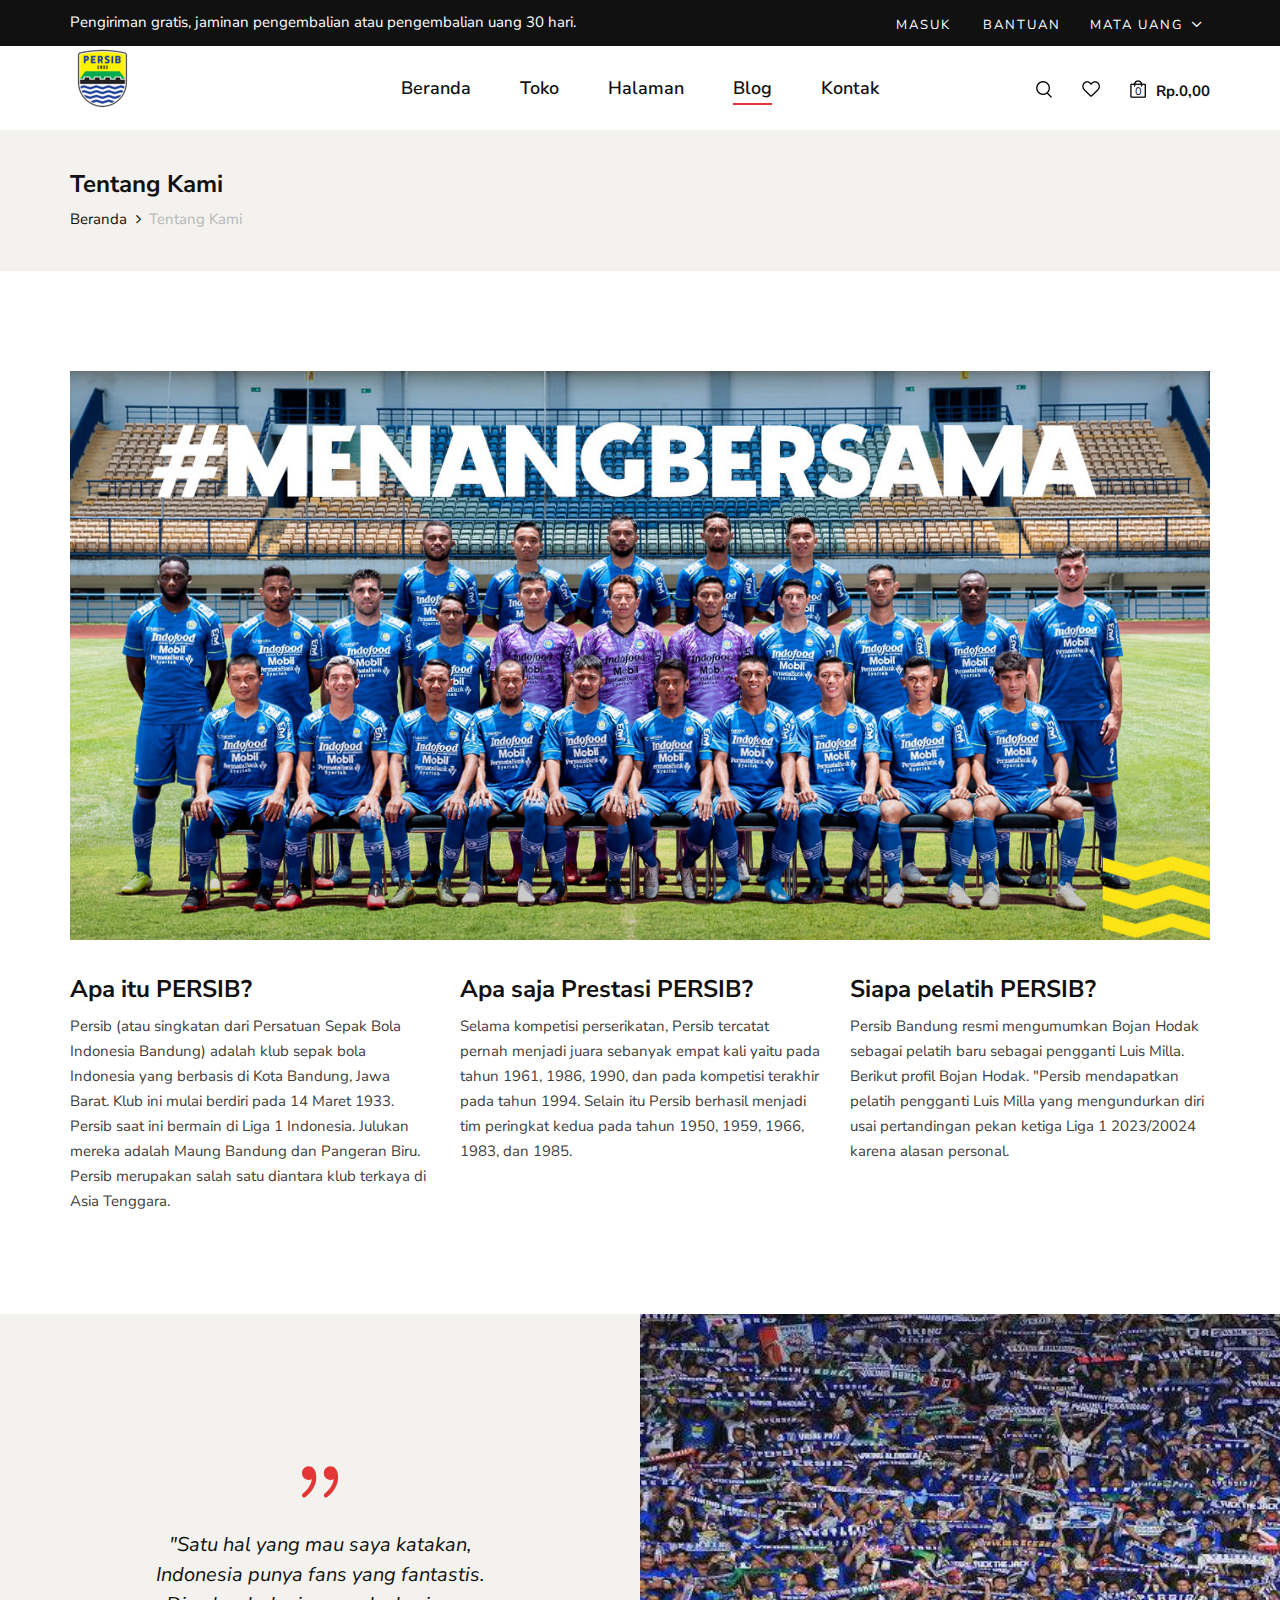
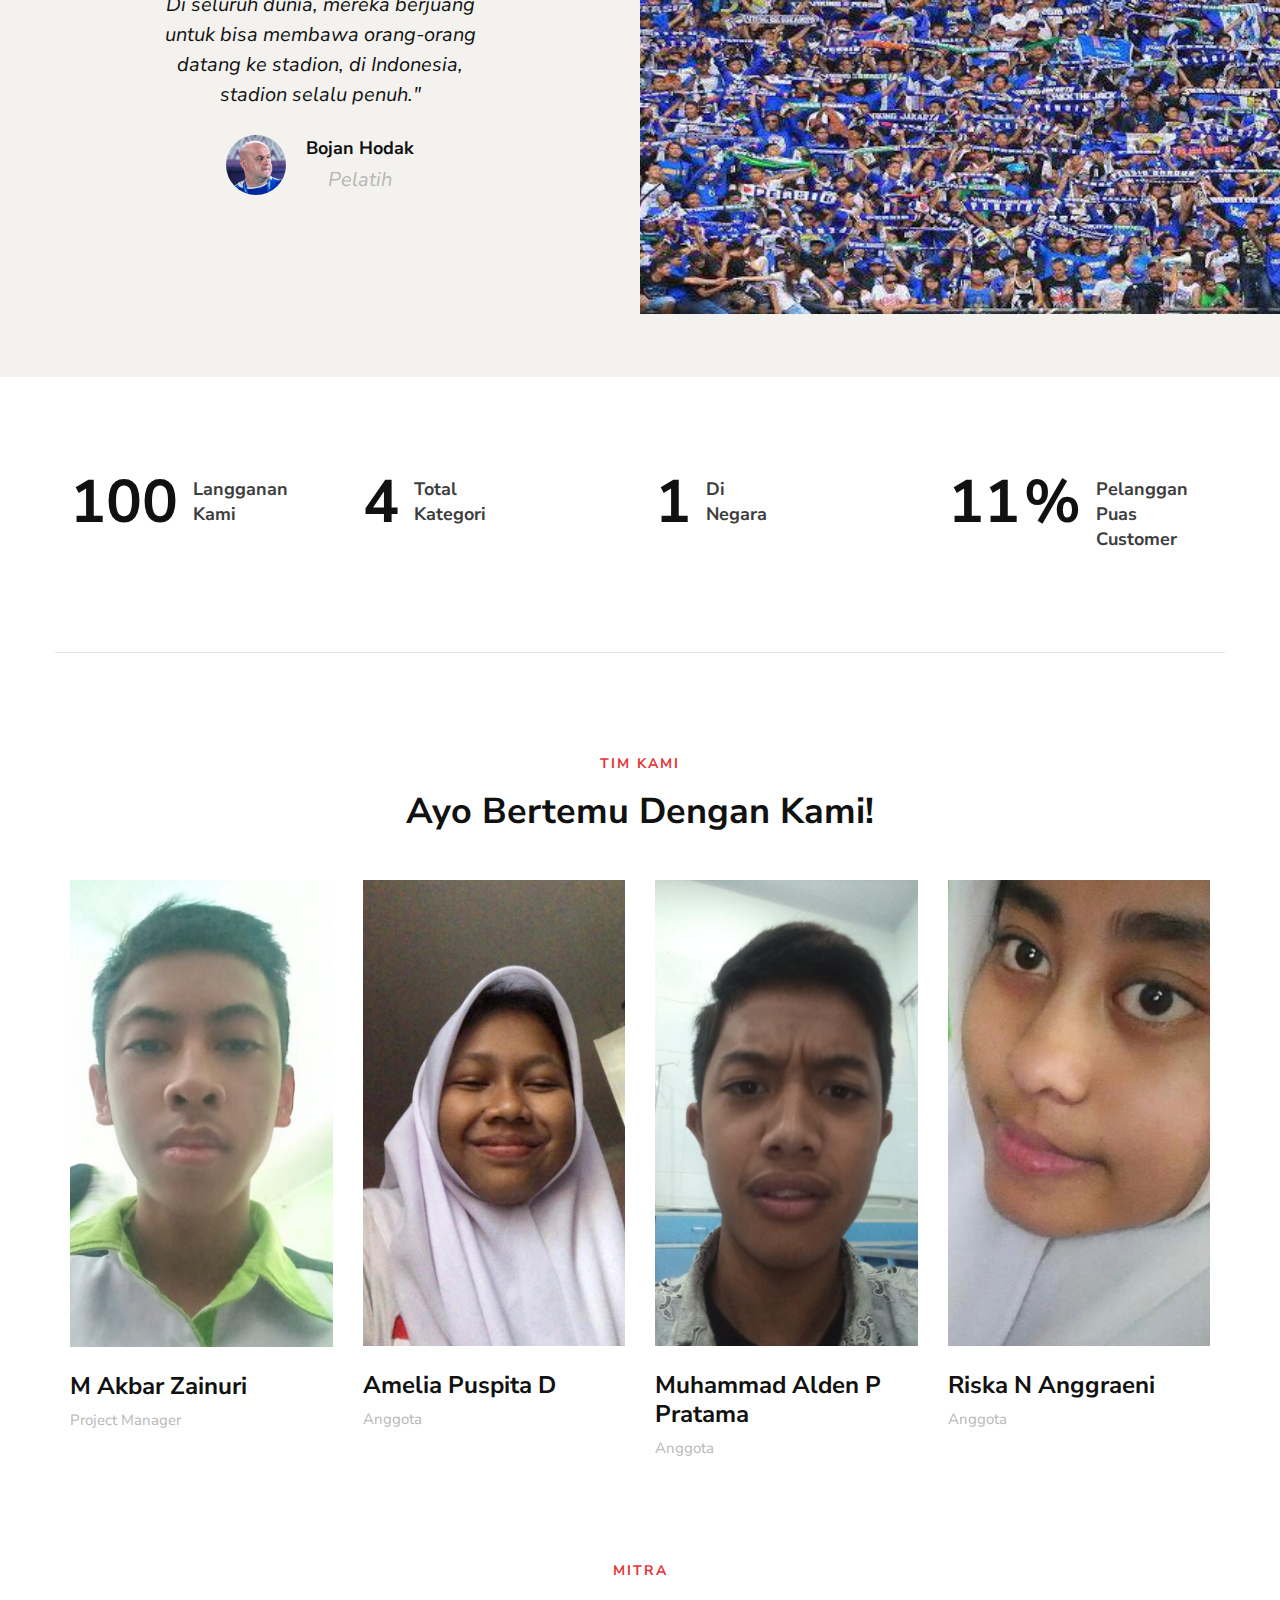
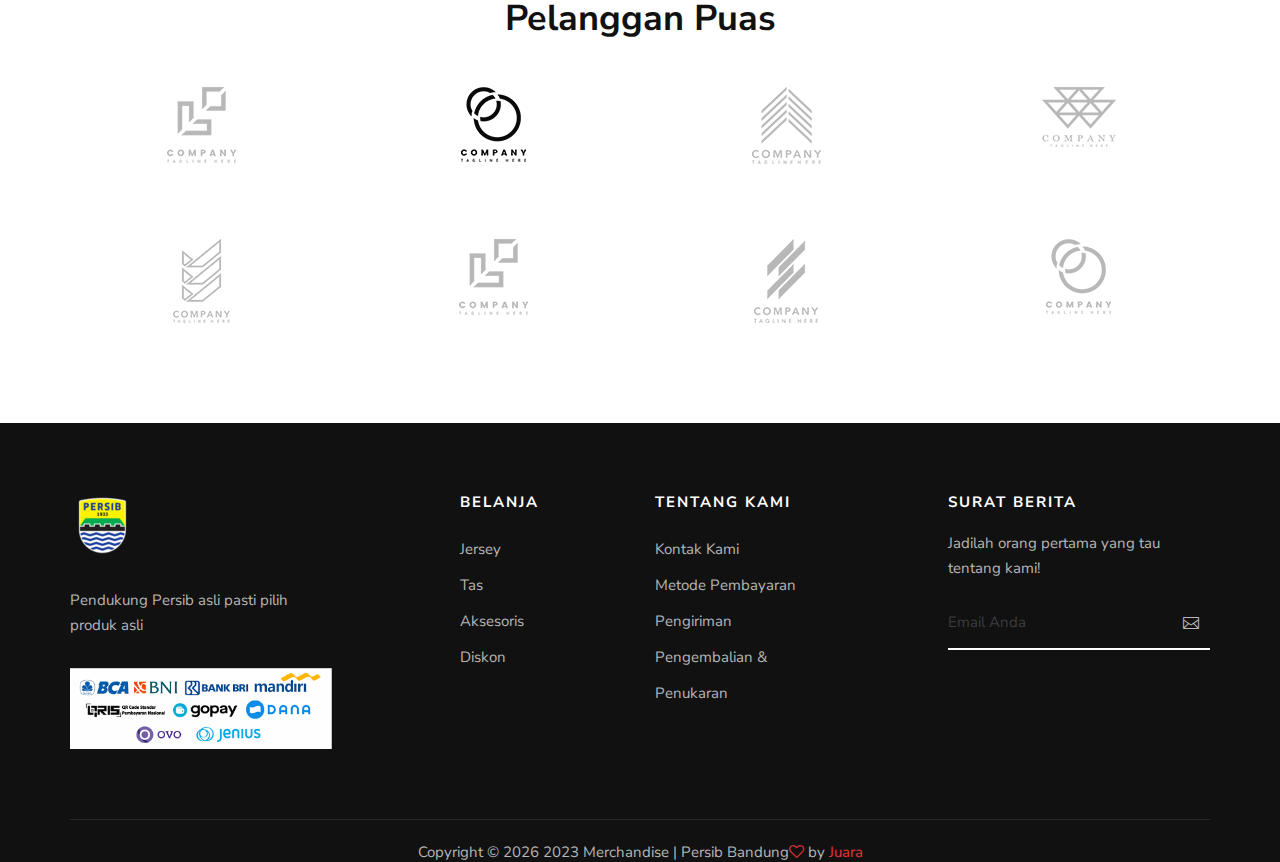
<file: about.html>
<!DOCTYPE html>
<html lang="zxx">
  <head>
    <meta charset="UTF-8" />
    <meta name="description" content="Male_Fashion Template" />
    <meta name="keywords" content="Male_Fashion, unica, creative, html" />
    <meta name="viewport" content="width=device-width, initial-scale=1.0" />
    <meta http-equiv="X-UA-Compatible" content="ie=edge" />
    <title>Kelompok 9</title>

    <!-- Google Font -->
    <link href="https://fonts.googleapis.com/css2?family=Nunito+Sans:wght@300;400;600;700;800;900&display=swap" rel="stylesheet" />

    <!-- Css Styles -->
    <link rel="stylesheet" href="css/bootstrap.min.css" type="text/css" />
    <link rel="stylesheet" href="css/font-awesome.min.css" type="text/css" />
    <link rel="stylesheet" href="css/elegant-icons.css" type="text/css" />
    <link rel="stylesheet" href="css/magnific-popup.css" type="text/css" />
    <link rel="stylesheet" href="css/nice-select.css" type="text/css" />
    <link rel="stylesheet" href="css/owl.carousel.min.css" type="text/css" />
    <link rel="stylesheet" href="css/slicknav.min.css" type="text/css" />
    <link rel="stylesheet" href="css/style.css" type="text/css" />
  </head>

  <body>
    <!-- Page Preloder -->
    <div id="preloder">
      <div class="loader"></div>
    </div>

    <!-- Offcanvas Menu Begin -->
    <div class="offcanvas-menu-overlay"></div>
    <div class="offcanvas-menu-wrapper">
      <div class="offcanvas__option">
        <div class="offcanvas__links">
          <a href="#">Masuk</a>
          <a href="#">Bantuan</a>
        </div>
        <div class="offcanvas__top__hover">
          <span>Mata Uang <i class="arrow_carrot-down"></i></span>
          <ul>
            <li>RP</li>
            <li>EUR</li>
            <li>USD</li>
          </ul>
        </div>
      </div>
      <div class="offcanvas__nav__option">
        <a href="#" class="search-switch"><img src="img/icon/search.png" alt="" /></a>
        <a href="#"><img src="img/icon/heart.png" alt="" /></a>
        <a href="#"><img src="img/icon/cart.png" alt="" /> <span>0</span></a>
        <div class="price">Rp.0,00</div>
      </div>
      <div id="mobile-menu-wrap"></div>
      <div class="offcanvas__text">
        <p>#PersibDay</p>
      </div>
    </div>
    <!-- Offcanvas Menu End -->

    <!-- Header Section Begin -->
    <header class="header">
      <div class="header__top">
        <div class="container">
          <div class="row">
            <div class="col-lg-6 col-md-7">
              <div class="header__top__left">
                <p>Pengiriman gratis, jaminan pengembalian atau pengembalian uang 30 hari.</p>
              </div>
            </div>
            <div class="col-lg-6 col-md-5">
              <div class="header__top__right">
                <div class="header__top__links">
                  <a href="#">Masuk</a>
                  <a href="#">Bantuan</a>
                </div>
                <div class="header__top__hover">
                  <span>Mata Uang <i class="arrow_carrot-down"></i></span>
                  <ul>
                    <li>RP</li>
                    <li>EUR</li>
                    <li>USD</li>
                  </ul>
                </div>
              </div>
            </div>
          </div>
        </div>
      </div>
      <div class="container">
        <div class="row">
          <div class="col-lg-3 col-md-3">
            <div class="header__logo">
              <a href="./index.html"><img src="img/pngwing.com (1).png" alt="" /></a>
            </div>
          </div>
          <div class="col-lg-6 col-md-6">
            <nav class="header__menu mobile-menu">
              <ul>
                <li><a href="./index.html">Beranda</a></li>
                <li><a href="./shop.html">Toko</a></li>
                <li>
                  <a href="#">Halaman</a>
                  <ul class="dropdown">
                    <li><a href="./about.html">Tentang kami</a></li>
                    <li><a href="./shop-details.html">Detail Toko</a></li>
                    <li><a href="./shopping-cart.html">Keranjang</a></li>
                    <li><a href="./checkout.html">Check Out</a></li>
                    <li><a href="./blog-details.html">Detail Blog</a></li>
                  </ul>
                </li>
                <li class="active"><a href="./blog.html">Blog</a></li>
                <li><a href="./contact.html">Kontak</a></li>
              </ul>
            </nav>
          </div>
          <div class="col-lg-3 col-md-3">
            <div class="header__nav__option">
              <a href="#" class="search-switch"><img src="img/icon/search.png" alt="" /></a>
              <a href="#"><img src="img/icon/heart.png" alt="" /></a>
              <a href="#"><img src="img/icon/cart.png" alt="" /> <span>0</span></a>
              <div class="price">Rp.0,00</div>
            </div>
          </div>
        </div>
        <div class="canvas__open"><i class="fa fa-bars"></i></div>
      </div>
    </header>
    <!-- Header Section End -->

    <!-- Breadcrumb Section Begin -->
    <section class="breadcrumb-option">
      <div class="container">
        <div class="row">
          <div class="col-lg-12">
            <div class="breadcrumb__text">
              <h4>Tentang Kami</h4>
              <div class="breadcrumb__links">
                <a href="./index.html">Beranda</a>
                <span>Tentang Kami</span>
              </div>
            </div>
          </div>
        </div>
      </div>
    </section>
    <!-- Breadcrumb Section End -->

    <!-- About Section Begin -->
    <section class="about spad">
      <div class="container">
        <div class="row">
          <div class="col-lg-12">
            <div class="about__pic">
              <img src="img/about/tentang persib.jpg" alt="" />
            </div>
          </div>
        </div>
        <div class="row">
          <div class="col-lg-4 col-md-4 col-sm-6">
            <div class="about__item">
              <h4>Apa itu PERSIB?</h4>
              <p>
                Persib (atau singkatan dari Persatuan Sepak Bola Indonesia Bandung) adalah klub sepak bola Indonesia yang berbasis di Kota Bandung, Jawa Barat. Klub ini mulai berdiri pada 14 Maret 1933. Persib saat ini bermain di Liga 1
                Indonesia. Julukan mereka adalah Maung Bandung dan Pangeran Biru. Persib merupakan salah satu diantara klub terkaya di Asia Tenggara.
              </p>
            </div>
          </div>
          <div class="col-lg-4 col-md-4 col-sm-6">
            <div class="about__item">
              <h4>Apa saja Prestasi PERSIB?</h4>
              <p>
                Selama kompetisi perserikatan, Persib tercatat pernah menjadi juara sebanyak empat kali yaitu pada tahun 1961, 1986, 1990, dan pada kompetisi terakhir pada tahun 1994. Selain itu Persib berhasil menjadi tim peringkat kedua
                pada tahun 1950, 1959, 1966, 1983, dan 1985.
              </p>
            </div>
          </div>
          <div class="col-lg-4 col-md-4 col-sm-6">
            <div class="about__item">
              <h4>Siapa pelatih PERSIB?</h4>
              <p>
                Persib Bandung resmi mengumumkan Bojan Hodak sebagai pelatih baru sebagai pengganti Luis Milla. Berikut profil Bojan Hodak. "Persib mendapatkan pelatih pengganti Luis Milla yang mengundurkan diri usai pertandingan pekan
                ketiga Liga 1 2023/20024 karena alasan personal.
              </p>
            </div>
          </div>
        </div>
      </div>
    </section>
    <!-- About Section End -->

    <!-- Testimonial Section Begin -->
    <section class="testimonial">
      <div class="container-fluid">
        <div class="row">
          <div class="col-lg-6 p-0">
            <div class="testimonial__text">
              <span class="icon_quotations"></span>
              <p>"Satu hal yang mau saya katakan, Indonesia punya fans yang fantastis. Di seluruh dunia, mereka berjuang untuk bisa membawa orang-orang datang ke stadion, di Indonesia, stadion selalu penuh."</p>
              <div class="testimonial__author">
                <div class="testimonial__author__pic">
                  <img src="img/about/pelatih.jpg" alt="" />
                </div>
                <div class="testimonial__author__text">
                  <h5>Bojan Hodak</h5>
                  <p>Pelatih</p>
                </div>
              </div>
            </div>
          </div>
          <div class="col-lg-6 p-0">
            <div class="testimonial__pic set-bg" data-setbg="img/about/supporter.jpg"></div>
          </div>
        </div>
      </div>
    </section>
    <!-- Testimonial Section End -->

    <!-- Counter Section Begin -->
    <section class="counter spad">
      <div class="container">
        <div class="row">
          <div class="col-lg-3 col-md-6 col-sm-6">
            <div class="counter__item">
              <div class="counter__item__number">
                <h2 class="cn_num">933</h2>
              </div>
              <span>Langganan <br />Kami</span>
            </div>
          </div>
          <div class="col-lg-3 col-md-6 col-sm-6">
            <div class="counter__item">
              <div class="counter__item__number">
                <h2 class="cn_num">30</h2>
              </div>
              <span>Total <br />Kategori</span>
            </div>
          </div>
          <div class="col-lg-3 col-md-6 col-sm-6">
            <div class="counter__item">
              <div class="counter__item__number">
                <h2 class="cn_num">3</h2>
              </div>
              <span>Di <br />Negara</span>
            </div>
          </div>
          <div class="col-lg-3 col-md-6 col-sm-6">
            <div class="counter__item">
              <div class="counter__item__number">
                <h2 class="cn_num">99</h2>
                <strong>%</strong>
              </div>
              <span>Pelanggan Puas <br />Customer</span>
            </div>
          </div>
        </div>
      </div>
    </section>
    <!-- Counter Section End -->

    <!-- Team Section Begin -->
    <section class="team spad">
      <div class="container">
        <div class="row">
          <div class="col-lg-12">
            <div class="section-title">
              <span>Tim Kami</span>
              <h2>Ayo Bertemu Dengan Kami!</h2>
            </div>
          </div>
        </div>
        <div class="row">
          <div class="col-lg-3 col-md-6 col-sm-6">
            <div class="team__item">
              <img src="img/about/bar.jpg" alt="" />
              <h4>M Akbar Zainuri</h4>
              <span>Project Manager</span>
            </div>
          </div>
          <div class="col-lg-3 col-md-6 col-sm-6">
            <div class="team__item">
              <img src="img/about/mel.jpg" alt="" />
              <h4>Amelia Puspita D</h4>
              <span>Anggota</span>
            </div>
          </div>
          <div class="col-lg-3 col-md-6 col-sm-6">
            <div class="team__item">
              <img src="img/about/oce.jpg" alt="" />
              <h4>Muhammad Alden P Pratama</h4>
              <span>Anggota</span>
            </div>
          </div>
          <div class="col-lg-3 col-md-6 col-sm-6">
            <div class="team__item">
              <img src="img/about/riska.jpg" alt="" />
              <h4>Riska N Anggraeni</h4>
              <span>Anggota</span>
            </div>
          </div>
        </div>
      </div>
    </section>
    <!-- Team Section End -->

    <!-- Client Section Begin -->
    <section class="clients spad">
      <div class="container">
        <div class="row">
          <div class="col-lg-12">
            <div class="section-title">
              <span>Mitra</span>
              <h2>Pelanggan Puas</h2>
            </div>
          </div>
        </div>
        <div class="row">
          <div class="col-lg-3 col-md-4 col-sm-4 col-6">
            <a href="#" class="client__item"><img src="img/clients/client-1.png" alt="" /></a>
          </div>
          <div class="col-lg-3 col-md-4 col-sm-4 col-6">
            <a href="#" class="client__item"><img src="img/clients/client-2.png" alt="" /></a>
          </div>
          <div class="col-lg-3 col-md-4 col-sm-4 col-6">
            <a href="#" class="client__item"><img src="img/clients/client-3.png" alt="" /></a>
          </div>
          <div class="col-lg-3 col-md-4 col-sm-4 col-6">
            <a href="#" class="client__item"><img src="img/clients/client-4.png" alt="" /></a>
          </div>
          <div class="col-lg-3 col-md-4 col-sm-4 col-6">
            <a href="#" class="client__item"><img src="img/clients/client-5.png" alt="" /></a>
          </div>
          <div class="col-lg-3 col-md-4 col-sm-4 col-6">
            <a href="#" class="client__item"><img src="img/clients/client-6.png" alt="" /></a>
          </div>
          <div class="col-lg-3 col-md-4 col-sm-4 col-6">
            <a href="#" class="client__item"><img src="img/clients/client-7.png" alt="" /></a>
          </div>
          <div class="col-lg-3 col-md-4 col-sm-4 col-6">
            <a href="#" class="client__item"><img src="img/clients/client-8.png" alt="" /></a>
          </div>
        </div>
      </div>
    </section>
    <!-- Client Section End -->

    <!-- Footer Section Begin -->
    <footer class="footer">
      <div class="container">
        <div class="row">
          <div class="col-lg-3 col-md-6 col-sm-6">
            <div class="footer__about">
              <div class="footer__logo">
                <a href="#"><img src="img/pngwing.com (1).png" alt="" /></a>
              </div>
              <p>Pendukung Persib asli pasti pilih produk asli</p>
              <a href="#"><img src="img/payment.png" alt="" /></a>
            </div>
          </div>
          <div class="col-lg-2 offset-lg-1 col-md-3 col-sm-6">
            <div class="footer__widget">
              <h6>Belanja</h6>
              <ul>
                <li><a href="#">Jersey</a></li>
                <li><a href="#">Tas</a></li>
                <li><a href="#">Aksesoris</a></li>
                <li><a href="#">Diskon</a></li>
              </ul>
            </div>
          </div>
          <div class="col-lg-2 col-md-3 col-sm-6">
            <div class="footer__widget">
              <h6>Tentang Kami</h6>
              <ul>
                <li><a href="#">Kontak Kami</a></li>
                <li><a href="#">Metode Pembayaran</a></li>
                <li><a href="#">Pengiriman</a></li>
                <li><a href="#">Pengembalian & Penukaran</a></li>
              </ul>
            </div>
          </div>
          <div class="col-lg-3 offset-lg-1 col-md-6 col-sm-6">
            <div class="footer__widget">
              <h6>Surat Berita</h6>
              <div class="footer__newslatter">
                <p>Jadilah orang pertama yang tau tentang kami!</p>
                <form action="#">
                  <input type="text" placeholder="Email Anda" />
                  <button type="submit"><span class="icon_mail_alt"></span></button>
                </form>
              </div>
            </div>
          </div>
        </div>
        <div class="row">
          <div class="col-lg-12 text-center">
            <div class="footer__copyright__text">
              <!-- Link back to Colorlib can't be removed. Template is licensed under CC BY 3.0. -->
              <p>
                Copyright ©
                <script>
                  document.write(new Date().getFullYear());
                </script>
                2023 Merchandise | Persib Bandung<i class="fa fa-heart-o" aria-hidden="true"></i> by <a href="https://colorlib.com" target="_blank">Juara</a>
              </p>
              <!-- Link back to Colorlib can't be removed. Template is licensed under CC BY 3.0. -->
            </div>
          </div>
        </div>
      </div>
    </footer>
    <!-- Footer Section End -->

    <!-- Search Begin -->
    <div class="search-model">
      <div class="h-100 d-flex align-items-center justify-content-center">
        <div class="search-close-switch">+</div>
        <form class="search-model-form">
          <input type="text" id="search-input" placeholder="Search here....." />
        </form>
      </div>
    </div>
    <!-- Search End -->

    <!-- Js Plugins -->
    <script src="js/jquery-3.3.1.min.js"></script>
    <script src="js/bootstrap.min.js"></script>
    <script src="js/jquery.nice-select.min.js"></script>
    <script src="js/jquery.nicescroll.min.js"></script>
    <script src="js/jquery.magnific-popup.min.js"></script>
    <script src="js/jquery.countdown.min.js"></script>
    <script src="js/jquery.slicknav.js"></script>
    <script src="js/mixitup.min.js"></script>
    <script src="js/owl.carousel.min.js"></script>
    <script src="js/main.js"></script>
  </body>
</html>
</file>
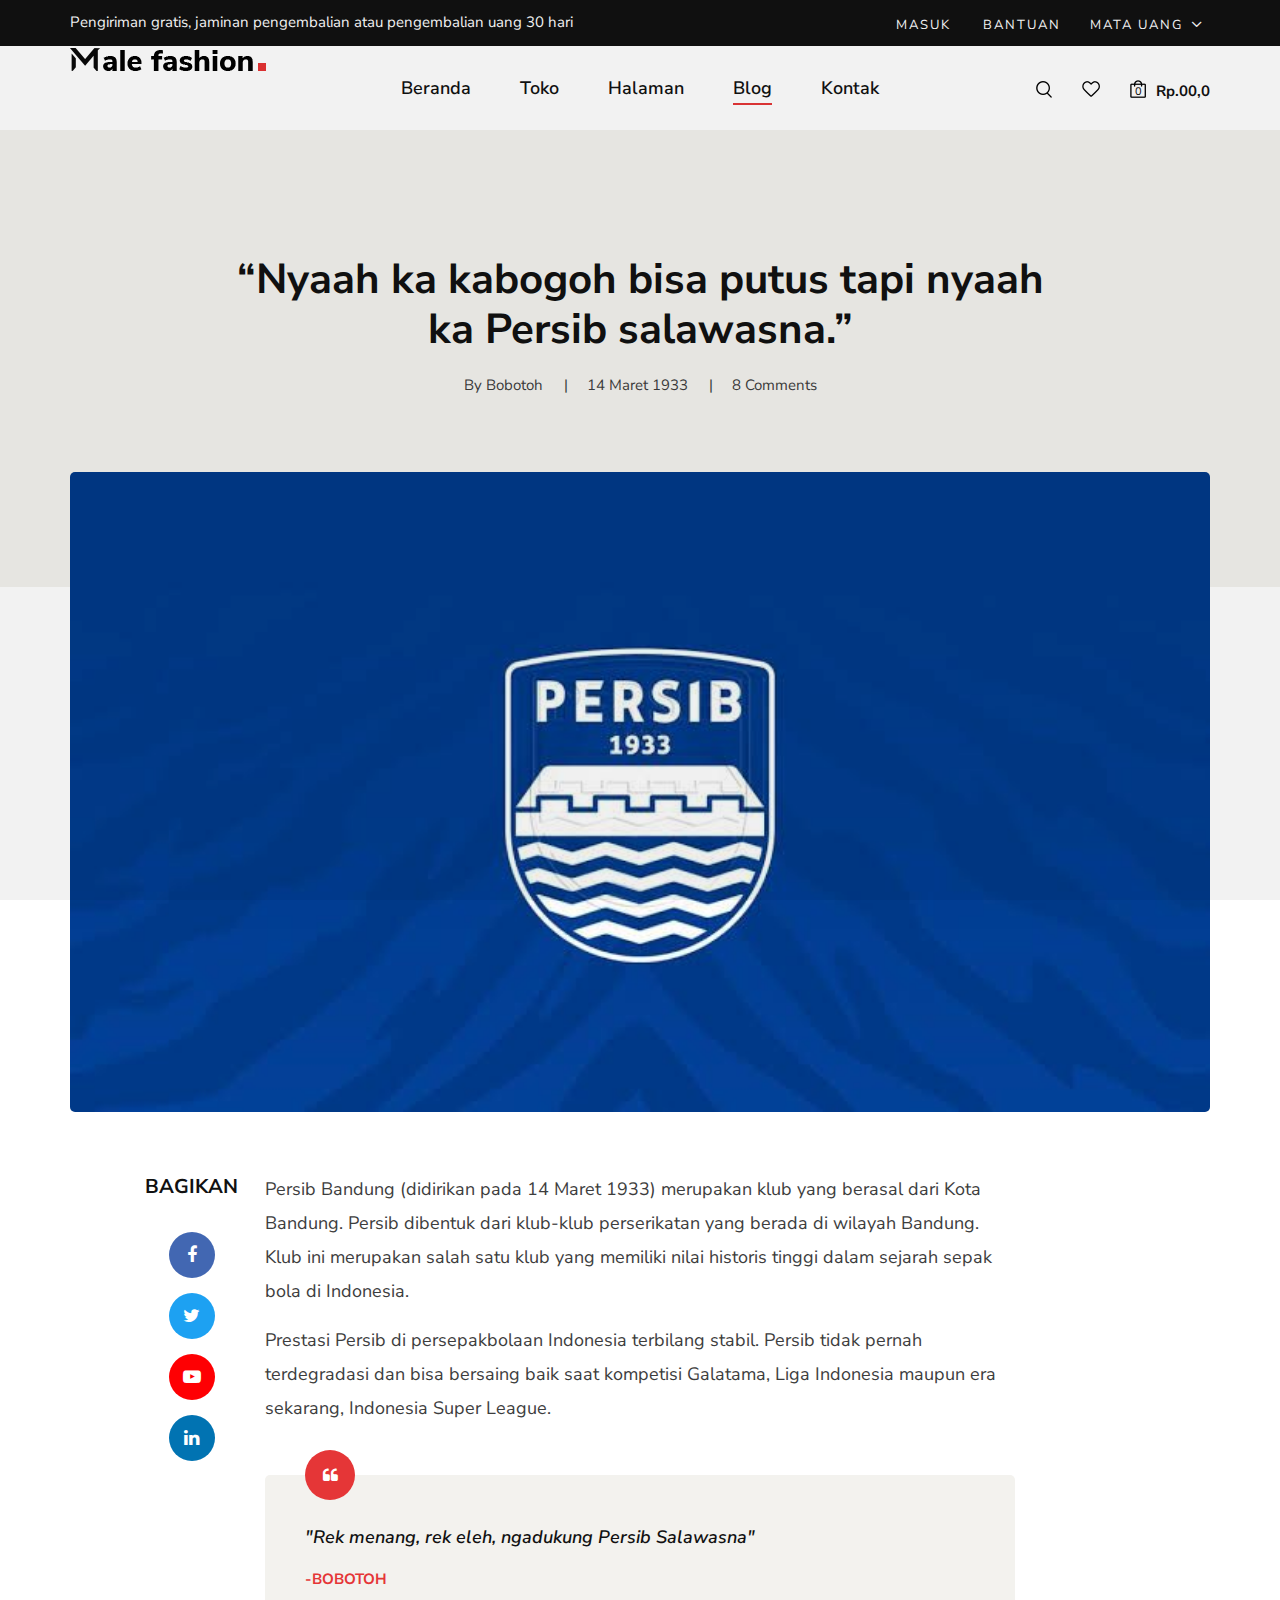
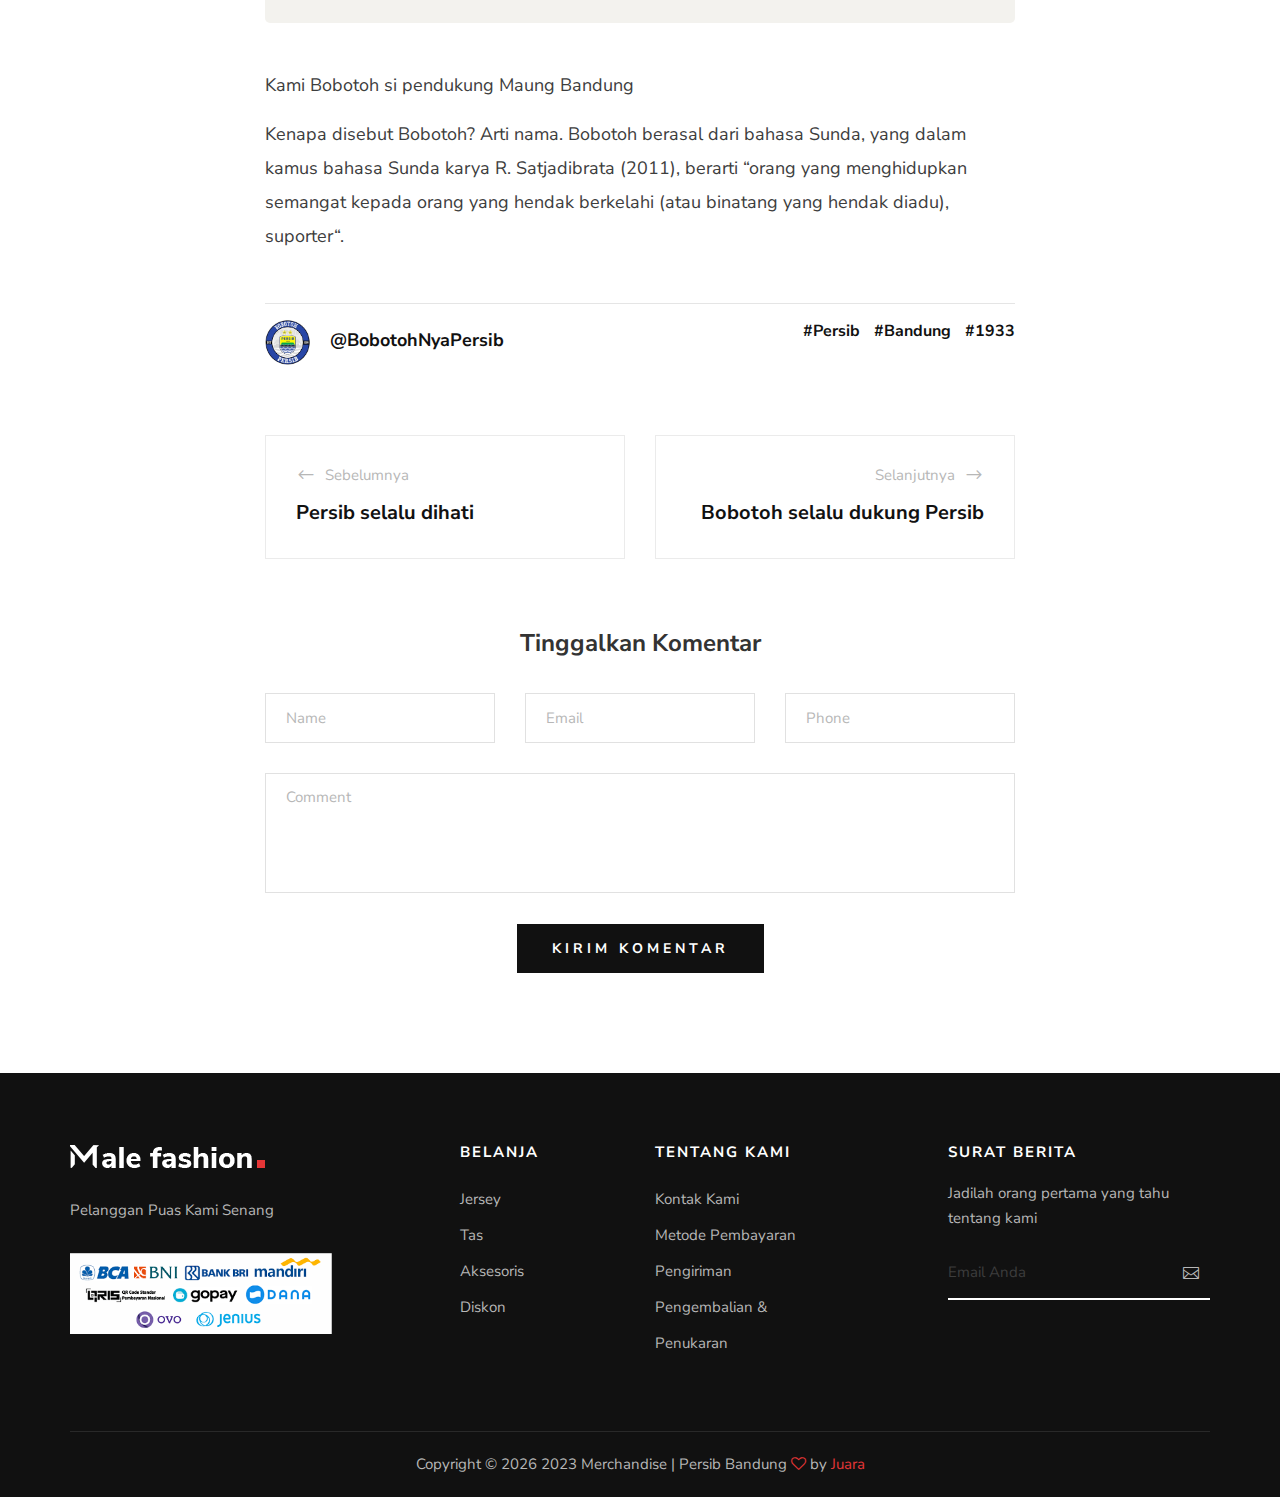
<file: blog-details.html>
<!DOCTYPE html>
<html lang="zxx">
  <head>
    <meta charset="UTF-8" />
    <meta name="description" content="Male_Fashion Template" />
    <meta name="keywords" content="Male_Fashion, unica, creative, html" />
    <meta name="viewport" content="width=device-width, initial-scale=1.0" />
    <meta http-equiv="X-UA-Compatible" content="ie=edge" />
    <title>Kelompok 9</title>

    <!-- Google Font -->
    <link href="https://fonts.googleapis.com/css2?family=Nunito+Sans:wght@300;400;600;700;800;900&display=swap" rel="stylesheet" />

    <!-- Css Styles -->
    <link rel="stylesheet" href="css/bootstrap.min.css" type="text/css" />
    <link rel="stylesheet" href="css/font-awesome.min.css" type="text/css" />
    <link rel="stylesheet" href="css/elegant-icons.css" type="text/css" />
    <link rel="stylesheet" href="css/magnific-popup.css" type="text/css" />
    <link rel="stylesheet" href="css/nice-select.css" type="text/css" />
    <link rel="stylesheet" href="css/owl.carousel.min.css" type="text/css" />
    <link rel="stylesheet" href="css/slicknav.min.css" type="text/css" />
    <link rel="stylesheet" href="css/style.css" type="text/css" />
  </head>

  <body>
    <!-- Page Preloder -->
    <div id="preloder">
      <div class="loader"></div>
    </div>

    <!-- Offcanvas Menu Begin -->
    <div class="offcanvas-menu-overlay"></div>
    <div class="offcanvas-menu-wrapper">
      <div class="offcanvas__option">
        <div class="offcanvas__links">
          <a href="#">Masuk</a>
          <a href="#">Bantuan</a>
        </div>
        <div class="offcanvas__top__hover">
          <span>Mata Uang <i class="arrow_carrot-down"></i></span>
          <ul>
            <li>RP</li>
            <li>EUR</li>
            <li>USD</li>
          </ul>
        </div>
      </div>
      <div class="offcanvas__nav__option">
        <a href="#" class="search-switch"><img src="img/icon/search.png" alt="" /></a>
        <a href="#"><img src="img/icon/heart.png" alt="" /></a>
        <a href="#"><img src="img/icon/cart.png" alt="" /> <span>0</span></a>
        <div class="price">Rp.0,00</div>
      </div>
      <div id="mobile-menu-wrap"></div>
      <div class="offcanvas__text">
        <p>Pengiriman gratis, jaminan pengembalian atau pengembalian uang 30 hari.</p>
      </div>
    </div>
    <!-- Offcanvas Menu End -->

    <!-- Header Section Begin -->
    <header class="header">
      <div class="header__top">
        <div class="container">
          <div class="row">
            <div class="col-lg-6 col-md-7">
              <div class="header__top__left">
                <p>Pengiriman gratis, jaminan pengembalian atau pengembalian uang 30 hari</p>
              </div>
            </div>
            <div class="col-lg-6 col-md-5">
              <div class="header__top__right">
                <div class="header__top__links">
                  <a href="#">Masuk</a>
                  <a href="#">Bantuan</a>
                </div>
                <div class="header__top__hover">
                  <span>Mata Uang <i class="arrow_carrot-down"></i></span>
                  <ul>
                    <li>RP</li>
                    <li>EUR</li>
                    <li>USD</li>
                  </ul>
                </div>
              </div>
            </div>
          </div>
        </div>
      </div>
      <div class="container">
        <div class="row">
          <div class="col-lg-3 col-md-3">
            <div class="header__logo">
              <a href="./index.html"><img src="img/logo.png" alt="" /></a>
            </div>
          </div>
          <div class="col-lg-6 col-md-6">
            <nav class="header__menu mobile-menu">
              <ul>
                <li><a href="./index.html">Beranda</a></li>
                <li><a href="./shop.html">Toko</a></li>
                <li>
                  <a href="#">Halaman</a>
                  <ul class="dropdown">
                    <li><a href="./about.html">Tentang Kami</a></li>
                    <li><a href="./shop-details.html">Tentang Toko</a></li>
                    <li><a href="./shopping-cart.html">Keranjang</a></li>
                    <li><a href="./checkout.html">Check Out</a></li>
                    <li><a href="./blog-details.html">Detail Blog</a></li>
                  </ul>
                </li>
                <li class="active"><a href="./blog.html">Blog</a></li>
                <li><a href="./contact.html">Kontak</a></li>
              </ul>
            </nav>
          </div>
          <div class="col-lg-3 col-md-3">
            <div class="header__nav__option">
              <a href="#" class="search-switch"><img src="img/icon/search.png" alt="" /></a>
              <a href="#"><img src="img/icon/heart.png" alt="" /></a>
              <a href="#"><img src="img/icon/cart.png" alt="" /> <span>0</span></a>
              <div class="price">Rp.00,0</div>
            </div>
          </div>
        </div>
        <div class="canvas__open"><i class="fa fa-bars"></i></div>
      </div>
    </header>
    <!-- Header Section End -->

    <!-- Blog Details Hero Begin -->
    <section class="blog-hero spad">
      <div class="container">
        <div class="row d-flex justify-content-center">
          <div class="col-lg-9 text-center">
            <div class="blog__hero__text">
              <h2>“Nyaah ka kabogoh bisa putus tapi nyaah ka Persib salawasna.”</h2>
              <ul>
                <li>By Bobotoh</li>
                <li>14 Maret 1933</li>
                <li>8 Comments</li>
              </ul>
            </div>
          </div>
        </div>
      </div>
    </section>
    <!-- Blog Details Hero End -->

    <!-- Blog Details Section Begin -->
    <section class="blog-details spad">
      <div class="container">
        <div class="row d-flex justify-content-center">
          <div class="col-lg-12">
            <div class="blog__details__pic">
              <img src="img/blog/details/persib berita.jpg" alt="" />
            </div>
          </div>
          <div class="col-lg-8">
            <div class="blog__details__content">
              <div class="blog__details__share">
                <span>Bagikan</span>
                <ul>
                  <li>
                    <a href="#"><i class="fa fa-facebook"></i></a>
                  </li>
                  <li>
                    <a href="#" class="twitter"><i class="fa fa-twitter"></i></a>
                  </li>
                  <li>
                    <a href="#" class="youtube"><i class="fa fa-youtube-play"></i></a>
                  </li>
                  <li>
                    <a href="#" class="linkedin"><i class="fa fa-linkedin"></i></a>
                  </li>
                </ul>
              </div>
              <div class="blog__details__text">
                <p>
                  Persib Bandung (didirikan pada 14 Maret 1933) merupakan klub yang berasal dari Kota Bandung. Persib dibentuk dari klub-klub perserikatan yang berada di wilayah Bandung. Klub ini merupakan salah satu klub yang memiliki
                  nilai historis tinggi dalam sejarah sepak bola di Indonesia.
                </p>
                <p>Prestasi Persib di persepakbolaan Indonesia terbilang stabil. Persib tidak pernah terdegradasi dan bisa bersaing baik saat kompetisi Galatama, Liga Indonesia maupun era sekarang, Indonesia Super League.</p>
              </div>
              <div class="blog__details__quote">
                <i class="fa fa-quote-left"></i>
                <p>"Rek menang, rek eleh, ngadukung Persib Salawasna"</p>
                <h6>-Bobotoh</h6>
              </div>
              <div class="blog__details__text">
                <p>Kami Bobotoh si pendukung Maung Bandung</p>
                <p>
                  Kenapa disebut Bobotoh? Arti nama. Bobotoh berasal dari bahasa Sunda, yang dalam kamus bahasa Sunda karya R. Satjadibrata (2011), berarti “orang yang menghidupkan semangat kepada orang yang hendak berkelahi (atau binatang
                  yang hendak diadu), suporter“.
                </p>
              </div>
              <div class="blog__details__option">
                <div class="row">
                  <div class="col-lg-6 col-md-6 col-sm-6">
                    <div class="blog__details__author">
                      <div class="blog__details__author__pic">
                        <img src="img/blog/details/pp.jpg" alt="" />
                      </div>
                      <div class="blog__details__author__text">
                        <h5>@BobotohNyaPersib</h5>
                      </div>
                    </div>
                  </div>
                  <div class="col-lg-6 col-md-6 col-sm-6">
                    <div class="blog__details__tags">
                      <a href="#">#Persib</a>
                      <a href="#">#Bandung</a>
                      <a href="#">#1933</a>
                    </div>
                  </div>
                </div>
              </div>
              <div class="blog__details__btns">
                <div class="row">
                  <div class="col-lg-6 col-md-6 col-sm-6">
                    <a href="" class="blog__details__btns__item">
                      <p><span class="arrow_left"></span> Sebelumnya</p>
                      <h5>Persib selalu dihati</h5>
                    </a>
                  </div>
                  <div class="col-lg-6 col-md-6 col-sm-6">
                    <a href="" class="blog__details__btns__item blog__details__btns__item--next">
                      <p>Selanjutnya <span class="arrow_right"></span></p>
                      <h5>Bobotoh selalu dukung Persib</h5>
                    </a>
                  </div>
                </div>
              </div>
              <div class="blog__details__comment">
                <h4>Tinggalkan Komentar</h4>
                <form action="#">
                  <div class="row">
                    <div class="col-lg-4 col-md-4">
                      <input type="text" placeholder="Name" />
                    </div>
                    <div class="col-lg-4 col-md-4">
                      <input type="text" placeholder="Email" />
                    </div>
                    <div class="col-lg-4 col-md-4">
                      <input type="text" placeholder="Phone" />
                    </div>
                    <div class="col-lg-12 text-center">
                      <textarea placeholder="Comment"></textarea>
                      <button type="submit" class="site-btn">Kirim Komentar</button>
                    </div>
                  </div>
                </form>
              </div>
            </div>
          </div>
        </div>
      </div>
    </section>
    <!-- Blog Details Section End -->

    <!-- Footer Section Begin -->
    <footer class="footer">
      <div class="container">
        <div class="row">
          <div class="col-lg-3 col-md-6 col-sm-6">
            <div class="footer__about">
              <div class="footer__logo">
                <a href="#"><img src="img/footer-logo.png" alt="" /></a>
              </div>
              <p>Pelanggan Puas Kami Senang</p>
              <a href="#"><img src="img/payment.png" alt="" /></a>
            </div>
          </div>
          <div class="col-lg-2 offset-lg-1 col-md-3 col-sm-6">
            <div class="footer__widget">
              <h6>Belanja</h6>
              <ul>
                <li><a href="#">Jersey</a></li>
                <li><a href="#">Tas</a></li>
                <li><a href="#">Aksesoris</a></li>
                <li><a href="#">Diskon</a></li>
              </ul>
            </div>
          </div>
          <div class="col-lg-2 col-md-3 col-sm-6">
            <div class="footer__widget">
              <h6>Tentang Kami</h6>
              <ul>
                <li><a href="#">Kontak Kami</a></li>
                <li><a href="#">Metode Pembayaran</a></li>
                <li><a href="#">Pengiriman</a></li>
                <li><a href="#">Pengembalian & Penukaran</a></li>
              </ul>
            </div>
          </div>
          <div class="col-lg-3 offset-lg-1 col-md-6 col-sm-6">
            <div class="footer__widget">
              <h6>Surat Berita</h6>
              <div class="footer__newslatter">
                <p>Jadilah orang pertama yang tahu tentang kami</p>
                <form action="#">
                  <input type="text" placeholder="Email Anda" />
                  <button type="submit"><span class="icon_mail_alt"></span></button>
                </form>
              </div>
            </div>
          </div>
        </div>
        <div class="row">
          <div class="col-lg-12 text-center">
            <div class="footer__copyright__text">
              <!-- Link back to Colorlib can't be removed. Template is licensed under CC BY 3.0. -->
              <p>
                Copyright ©
                <script>
                  document.write(new Date().getFullYear());
                </script>
                2023 Merchandise | Persib Bandung <i class="fa fa-heart-o" aria-hidden="true"></i> by <a href="https://colorlib.com" target="_blank">Juara</a>
              </p>
              <!-- Link back to Colorlib can't be removed. Template is licensed under CC BY 3.0. -->
            </div>
          </div>
        </div>
      </div>
    </footer>
    <!-- Footer Section End -->

    <!-- Search Begin -->
    <div class="search-model">
      <div class="h-100 d-flex align-items-center justify-content-center">
        <div class="search-close-switch">+</div>
        <form class="search-model-form">
          <input type="text" id="search-input" placeholder="Search here....." />
        </form>
      </div>
    </div>
    <!-- Search End -->

    <!-- Js Plugins -->
    <script src="js/jquery-3.3.1.min.js"></script>
    <script src="js/bootstrap.min.js"></script>
    <script src="js/jquery.nice-select.min.js"></script>
    <script src="js/jquery.nicescroll.min.js"></script>
    <script src="js/jquery.magnific-popup.min.js"></script>
    <script src="js/jquery.countdown.min.js"></script>
    <script src="js/jquery.slicknav.js"></script>
    <script src="js/mixitup.min.js"></script>
    <script src="js/owl.carousel.min.js"></script>
    <script src="js/main.js"></script>
  </body>
</html>
</file>
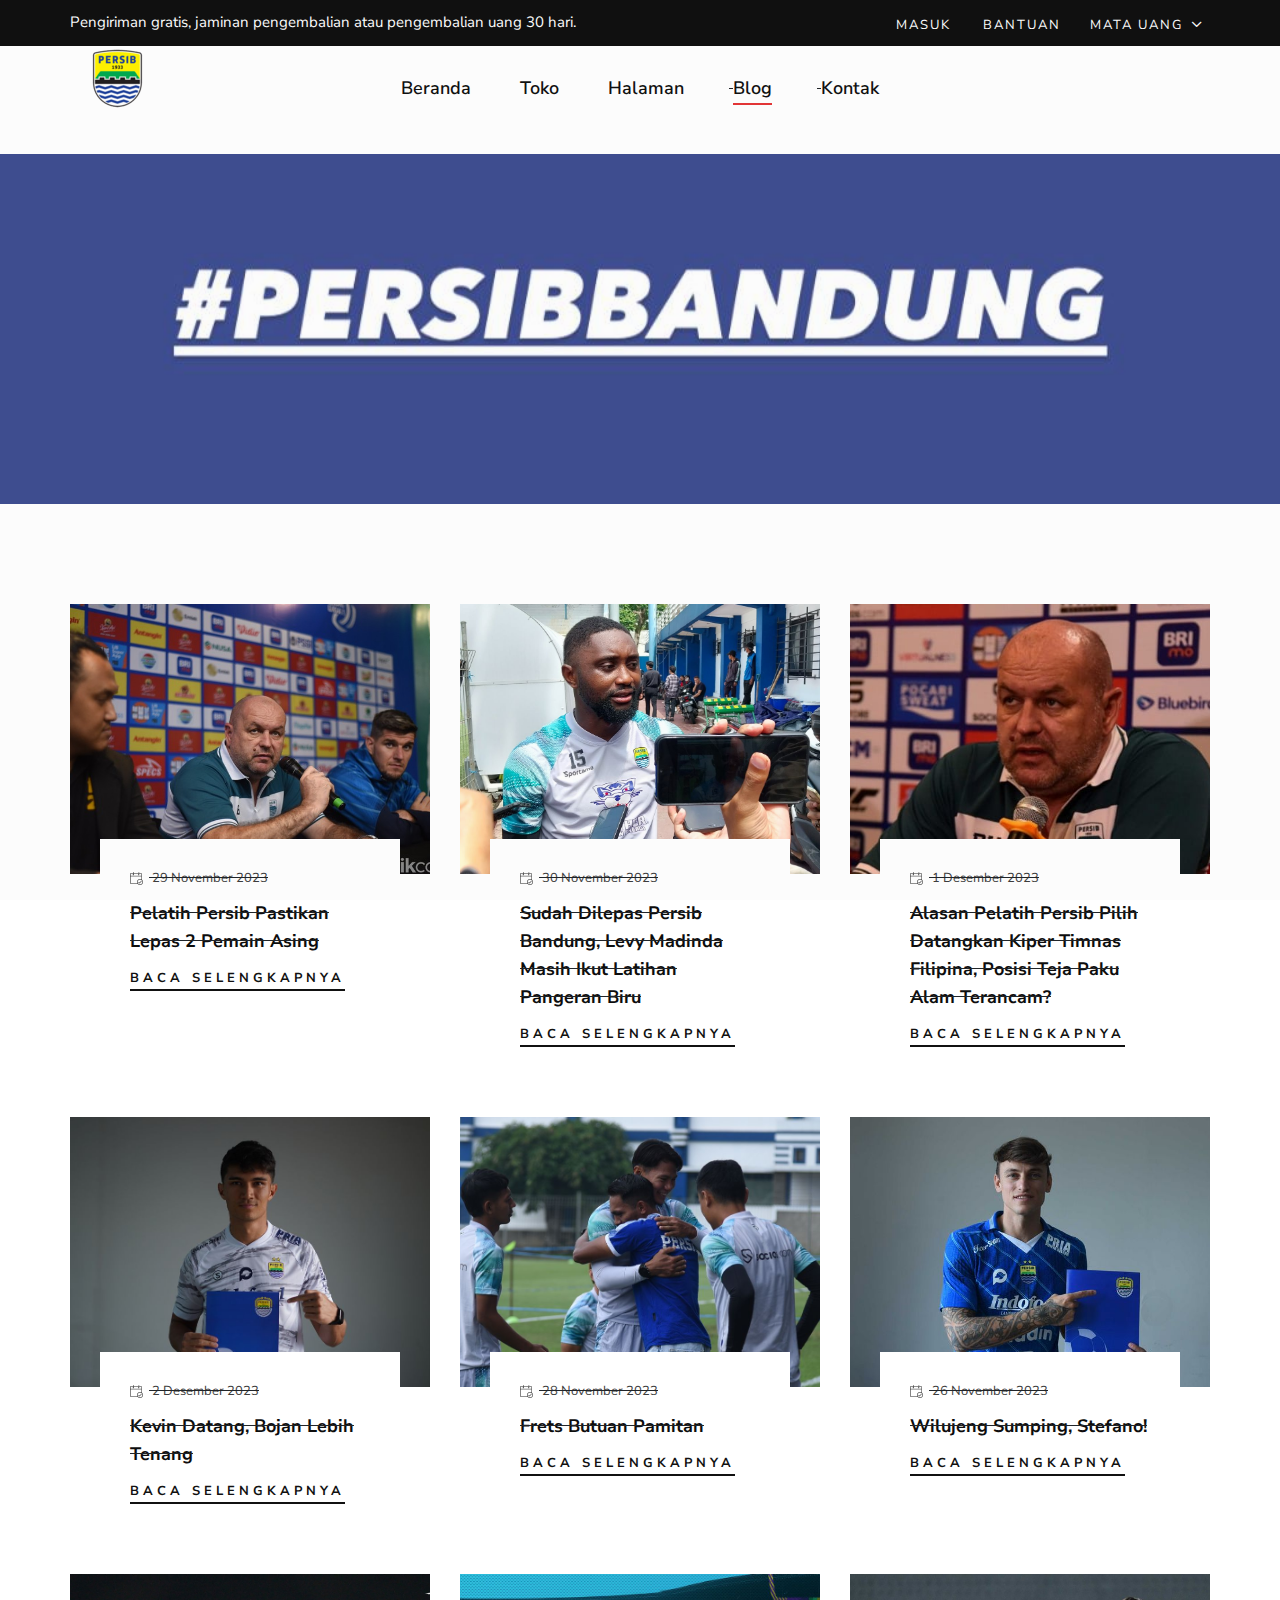
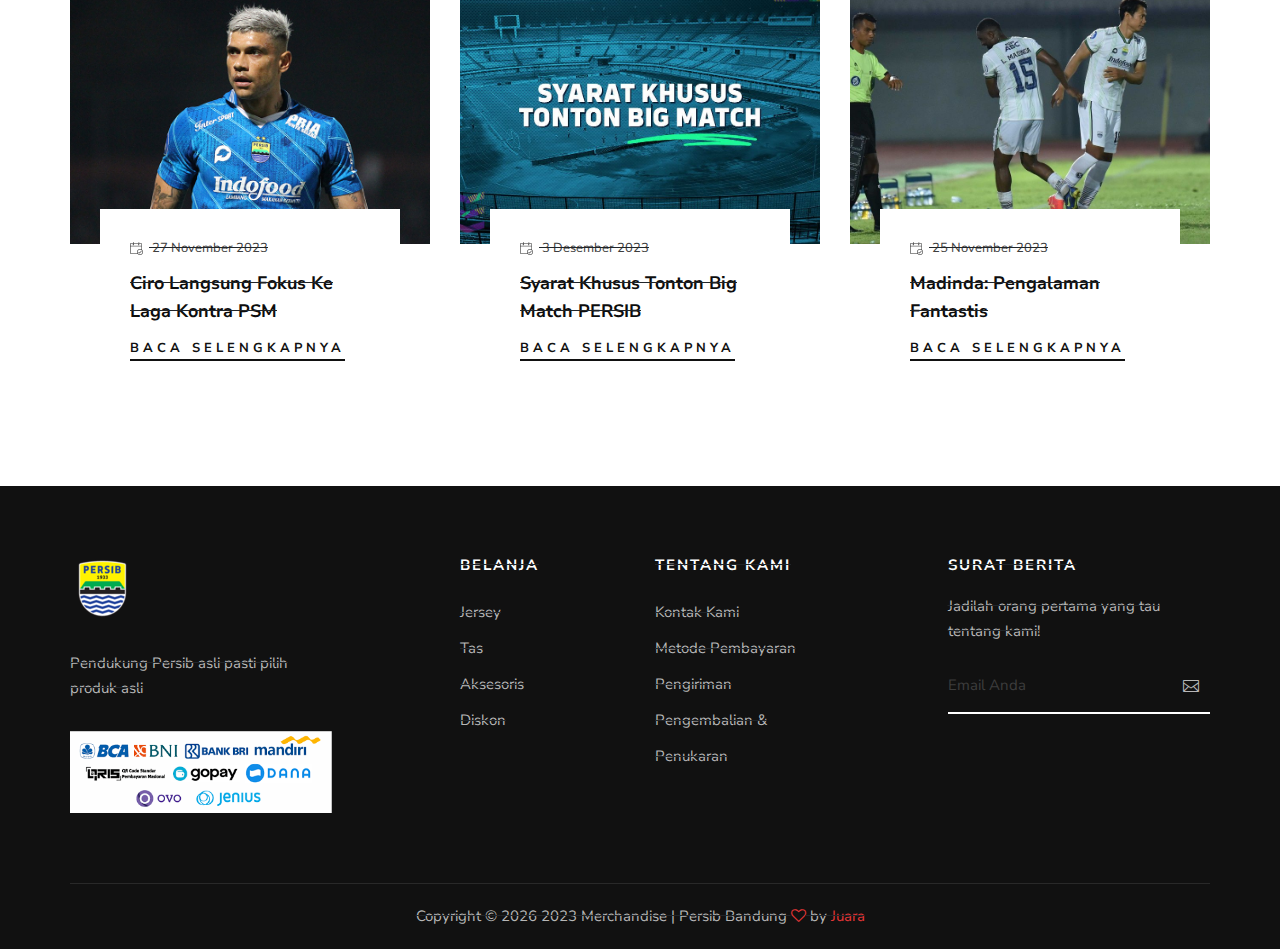
<file: blog.html>
<!DOCTYPE html>
<html lang="zxx">
  <head>
    <meta charset="UTF-8" />
    <meta name="description" content="Male_Fashion Template" />
    <meta name="keywords" content="Male_Fashion, unica, creative, html" />
    <meta name="viewport" content="width=device-width, initial-scale=1.0" />
    <meta http-equiv="X-UA-Compatible" content="ie=edge" />
    <title>Kelompok 9</title>

    <!-- Google Font -->
    <link href="https://fonts.googleapis.com/css2?family=Nunito+Sans:wght@300;400;600;700;800;900&display=swap" rel="stylesheet" />

    <!-- Css Styles -->
    <link rel="stylesheet" href="css/bootstrap.min.css" type="text/css" />
    <link rel="stylesheet" href="css/font-awesome.min.css" type="text/css" />
    <link rel="stylesheet" href="css/elegant-icons.css" type="text/css" />
    <link rel="stylesheet" href="css/magnific-popup.css" type="text/css" />
    <link rel="stylesheet" href="css/nice-select.css" type="text/css" />
    <link rel="stylesheet" href="css/owl.carousel.min.css" type="text/css" />
    <link rel="stylesheet" href="css/slicknav.min.css" type="text/css" />
    <link rel="stylesheet" href="css/style.css" type="text/css" />
  </head>

  <body>
    <!-- Page Preloder -->
    <div id="preloder">
      <div class="loader"></div>
    </div>

    <!-- Offcanvas Menu Begin -->
    <div class="offcanvas-menu-overlay"></div>
    <div class="offcanvas-menu-wrapper">
      <div class="offcanvas__option">
        <div class="offcanvas__links">
          <a href="#">Masuk</a>
          <a href="#">Bantuan</a>
        </div>
        <div class="offcanvas__top__hover">
          <span>Mata Uang <i class="arrow_carrot-down"></i></span>
          <ul>
            <li>RP</li>
            <li>EUR</li>
            <li>USD</li>
          </ul>
        </div>
      </div>
      <div class="offcanvas__nav__option">
        <a href="#" class="search-switch"><img src="img/icon/search.png" alt="" /></a>
        <a href="#"><img src="img/icon/heart.png" alt="" /></a>
        <a href="#"><img src="img/icon/cart.png" alt="" /> <span>0</span></a>
        <div class="price">Rp.00,0</div>
      </div>
      <div id="mobile-menu-wrap"></div>
      <div class="offcanvas__text">
        <p>Pengiriman gratis, jaminan pengembalian atau pengembalian uang 30 hari.</p>
      </div>
    </div>
    <!-- Offcanvas Menu End -->

    <!-- Header Section Begin -->
    <header class="header">
      <div class="header__top">
        <div class="container">
          <div class="row">
            <div class="col-lg-6 col-md-7">
              <div class="header__top__left">
                <p>Pengiriman gratis, jaminan pengembalian atau pengembalian uang 30 hari.</p>
              </div>
            </div>
            <div class="col-lg-6 col-md-5">
              <div class="header__top__right">
                <div class="header__top__links">
                  <a href="#">Masuk</a>
                  <a href="#">Bantuan</a>
                </div>
                <div class="header__top__hover">
                  <span>Mata Uang <i class="arrow_carrot-down"></i></span>
                  <ul>
                    <li>RP</li>
                    <li>EUR</li>
                    <li>USD</li>
                  </ul>
                </div>
              </div>
            </div>
          </div>
        </div>
      </div>
      <div class="container">
        <div class="container">
            <div class="row">
                <div class="col-lg-3 col-md-3">
                    <div class="header__logo">
                        <a href="./inex.html"><img src="img/pngwing.com (1).png" alt=""></a>
                    </div>
                </div>
          <div class="col-lg-6 col-md-6">
            <nav class="header__menu mobile-menu">
              <ul>
                <li><a href="./index.html">Beranda</a></li>
                <li><a href="./shop.html">Toko</a></li>
                <li>
                  <a href="#">Halaman</a>
                  <ul class="dropdown">
                    <li><a href="./about.html">Tentang Kami</a></li>
                    <li><a href="./shop-details.html">Detail Toko</a></li>
                    <li><a href="./shopping-cart.html">Keranjang</a></li>
                    <li><a href="./checkout.html">Check Out</a><S/li></li>
                    <li><a href="./blog-details.html">Detail Blog</a></li>
                  </ul>
                </li>
                <li class="active"><a href="./blog.html">Blog</a></li>
                <li><a href="./contact.html">Kontak</a></li>
              </ul>
            </nav>
          </div>
          <div class="col-lg-3 col-md-3">
            <div class="header__nav__option">
              <a href="#" class="search-switch"><img src="img/icon/search.png" alt="" /></a>
              <a href="#"><img src="img/icon/heart.png" alt="" /></a>  
            </div>
          </div>
        </div>
        <div class="canvas__open"><i class="fa fa-bars"></i></div>
      </div>
    </header>
    <!-- Header Section End -->

    <!-- Breadcrumb Section Begin -->
    <section class="breadcrumb-blog set-bg" data-setbg="img/pb.jpg">
      <div class="container">
        <div class="row">
          <div class="col-lg-12">
            <h2></h2>
          </div>
        </div>
      </div>
    </section>
    <!-- Breadcrumb Section End -->

    <!-- Blog Section Begin -->
    <section class="blog spad">
      <div class="container">
        <div class="row">
          <div class="col-lg-4 col-md-6 col-sm-6">
            <div class="blog__item">
              <div class="blog__item__pic set-bg" data-setbg="img/blog/lepas.jpeg"></div>
              <div class="blog__item__text">
                <span><img src="img/icon/calendar.png" alt="" /> 29 November 2023</span>
                <h5>Pelatih Persib Pastikan Lepas 2 Pemain Asing</h5>
                <a href="#">Baca Selengkapnya</a>
              </div>
            </div>
          </div>
          <div class="col-lg-4 col-md-6 col-sm-6">
            <div class="blog__item">
              <div class="blog__item__pic set-bg" data-setbg="img/blog/levy.jpg"></div>
              <div class="blog__item__text">
                <span><img src="img/icon/calendar.png" alt="" /> 30 November 2023</span>
                <h5>Sudah Dilepas Persib Bandung, Levy Madinda Masih Ikut Latihan Pangeran Biru</h5>
                <a href="#">Baca Selengkapnya</a>
              </div>
            </div>
          </div>
          <div class="col-lg-4 col-md-6 col-sm-6">
            <div class="blog__item">
              <div class="blog__item__pic set-bg" data-setbg="img/blog/pelatih.jpg"></div>
              <div class="blog__item__text">
                <span><img src="img/icon/calendar.png" alt="" /> 1 Desember 2023</span>
                <h5>Alasan Pelatih Persib Pilih Datangkan Kiper Timnas Filipina, Posisi Teja Paku Alam Terancam?</h5>
                <a href="#">Baca Selengkapnya</a>
              </div>
            </div>
          </div>
          <div class="col-lg-4 col-md-6 col-sm-6">
            <div class="blog__item">
              <div class="blog__item__pic set-bg" data-setbg="img/blog/kevin.jpg"></div>
              <div class="blog__item__text">
                <span><img src="img/icon/calendar.png" alt="" /> 2 Desember 2023</span>
                <h5>Kevin Datang, Bojan Lebih Tenang</h5>
                <a href="#">Baca Selengkapnya</a>
              </div>
            </div>
          </div>
          <div class="col-lg-4 col-md-6 col-sm-6">
            <div class="blog__item">
              <div class="blog__item__pic set-bg" data-setbg="img/blog/frets.jpg"></div>
              <div class="blog__item__text">
                <span><img src="img/icon/calendar.png" alt="" /> 28 November 2023</span>
                <h5>Frets Butuan Pamitan</h5>
                <a href="#">Baca Selengkapnya</a>
              </div>
            </div>
          </div>
          <div class="col-lg-4 col-md-6 col-sm-6">
            <div class="blog__item">
              <div class="blog__item__pic set-bg" data-setbg="img/blog/stef.jpg"></div>
              <div class="blog__item__text">
                <span><img src="img/icon/calendar.png" alt="" /> 26 November 2023</span>
                <h5>Wilujeng Sumping, Stefano!</h5>
                <a href="#">Baca Selengkapnya</a>
              </div>
            </div>
          </div>
          <div class="col-lg-4 col-md-6 col-sm-6">
            <div class="blog__item">
              <div class="blog__item__pic set-bg" data-setbg="img/blog/ciro.jpg"></div>
              <div class="blog__item__text">
                <span><img src="img/icon/calendar.png" alt="" /> 27 November 2023</span>
                <h5>Ciro Langsung Fokus Ke Laga Kontra PSM</h5>
                <a href="#">Baca Selengkapnya</a>
              </div>
            </div>
          </div>
          <div class="col-lg-4 col-md-6 col-sm-6">
            <div class="blog__item">
              <div class="blog__item__pic set-bg" data-setbg="img/blog/syarat.jpg"></div>
              <div class="blog__item__text">
                <span><img src="img/icon/calendar.png" alt="" /> 3 Desember 2023</span>
                <h5>Syarat Khusus Tonton Big Match PERSIB</h5>
                <a href="#">Baca Selengkapnya</a>
              </div>
            </div>
          </div>
          <div class="col-lg-4 col-md-6 col-sm-6">
            <div class="blog__item">
              <div class="blog__item__pic set-bg" data-setbg="img/blog/madinda.jpg"></div>
              <div class="blog__item__text">
                <span><img src="img/icon/calendar.png" alt="" /> 25 November 2023</span>
                <h5>Madinda: Pengalaman Fantastis</h5>
                <a href="#">Baca Selengkapnya</a>
              </div>
            </div>
          </div>
        </div>
      </div>
    </section>
    <!-- Blog Section End -->

    <!-- Footer Section Begin -->
    <footer class="footer">
      <div class="container">
        <div class="row">
          <div class="col-lg-3 col-md-6 col-sm-6">
            <div class="footer__about">
              <div class="footer__logo">
                <a href="#"><img src="img/pngwing.com (1).png" alt="" /></a>
              </div>
              <p>Pendukung Persib asli pasti pilih produk asli</p>
              <a href="#"><img src="img/payment.png" alt="" /></a>
            </div>
          </div>
          <div class="col-lg-2 offset-lg-1 col-md-3 col-sm-6">
            <div class="footer__widget">
              <h6>Belanja</h6>
              <ul>
                <li><a href="#">Jersey</a></li>
                <li><a href="#">Tas</a></li>
                <li><a href="#">Aksesoris</a></li>
                <li><a href="#">Diskon</a></li>
              </ul>
            </div>
          </div>
          <div class="col-lg-2 col-md-3 col-sm-6">
            <div class="footer__widget">
              <h6>Tentang Kami</h6>
              <ul>
                <li><a href="#">Kontak Kami</a></li>
                <li><a href="#">Metode Pembayaran</a></li>
                <li><a href="#">Pengiriman</a></li>
                <li><a href="#">Pengembalian & Penukaran</a></li>
              </ul>
            </div>
          </div>
          <div class="col-lg-3 offset-lg-1 col-md-6 col-sm-6">
            <div class="footer__widget">
              <h6>Surat Berita</h6>
              <div class="footer__newslatter">
                <p>Jadilah orang pertama yang tau tentang kami!</p>
                <form action="#">
                  <input type="text" placeholder="Email Anda" />
                  <button type="submit"><span class="icon_mail_alt"></span></button>
                </form>
              </div>
            </div>
          </div>
        </div>
        <div class="row">
          <div class="col-lg-12 text-center">
            <div class="footer__copyright__text">
              <!-- Link back to Colorlib can't be removed. Template is licensed under CC BY 3.0. -->
              <p>
                Copyright ©
                <script>
                  document.write(new Date().getFullYear());
                </script>
                2023 Merchandise | Persib Bandung <i class="fa fa-heart-o" aria-hidden="true"></i> by <a href="https://colorlib.com" target="_blank">Juara</a>
              </p>
              <!-- Link back to Colorlib can't be removed. Template is licensed under CC BY 3.0. -->
            </div>
          </div>
        </div>
      </div>
    </footer>
    <!-- Footer Section End -->

    <!-- Search Begin -->
    <div class="search-model">
      <div class="h-100 d-flex align-items-center justify-content-center">
        <div class="search-close-switch">+</div>
        <form class="search-model-form">
          <input type="text" id="search-input" placeholder="Search here....." />
        </form>
      </div>
    </div>
    <!-- Search End -->

    <!-- Js Plugins -->
    <script src="js/jquery-3.3.1.min.js"></script>
    <script src="js/bootstrap.min.js"></script>
    <script src="js/jquery.nice-select.min.js"></script>
    <script src="js/jquery.nicescroll.min.js"></script>
    <script src="js/jquery.magnific-popup.min.js"></script>
    <script src="js/jquery.countdown.min.js"></script>
    <script src="js/jquery.slicknav.js"></script>
    <script src="js/mixitup.min.js"></script>
    <script src="js/owl.carousel.min.js"></script>
    <script src="js/main.js"></script>
  </body>
</html>
</file>
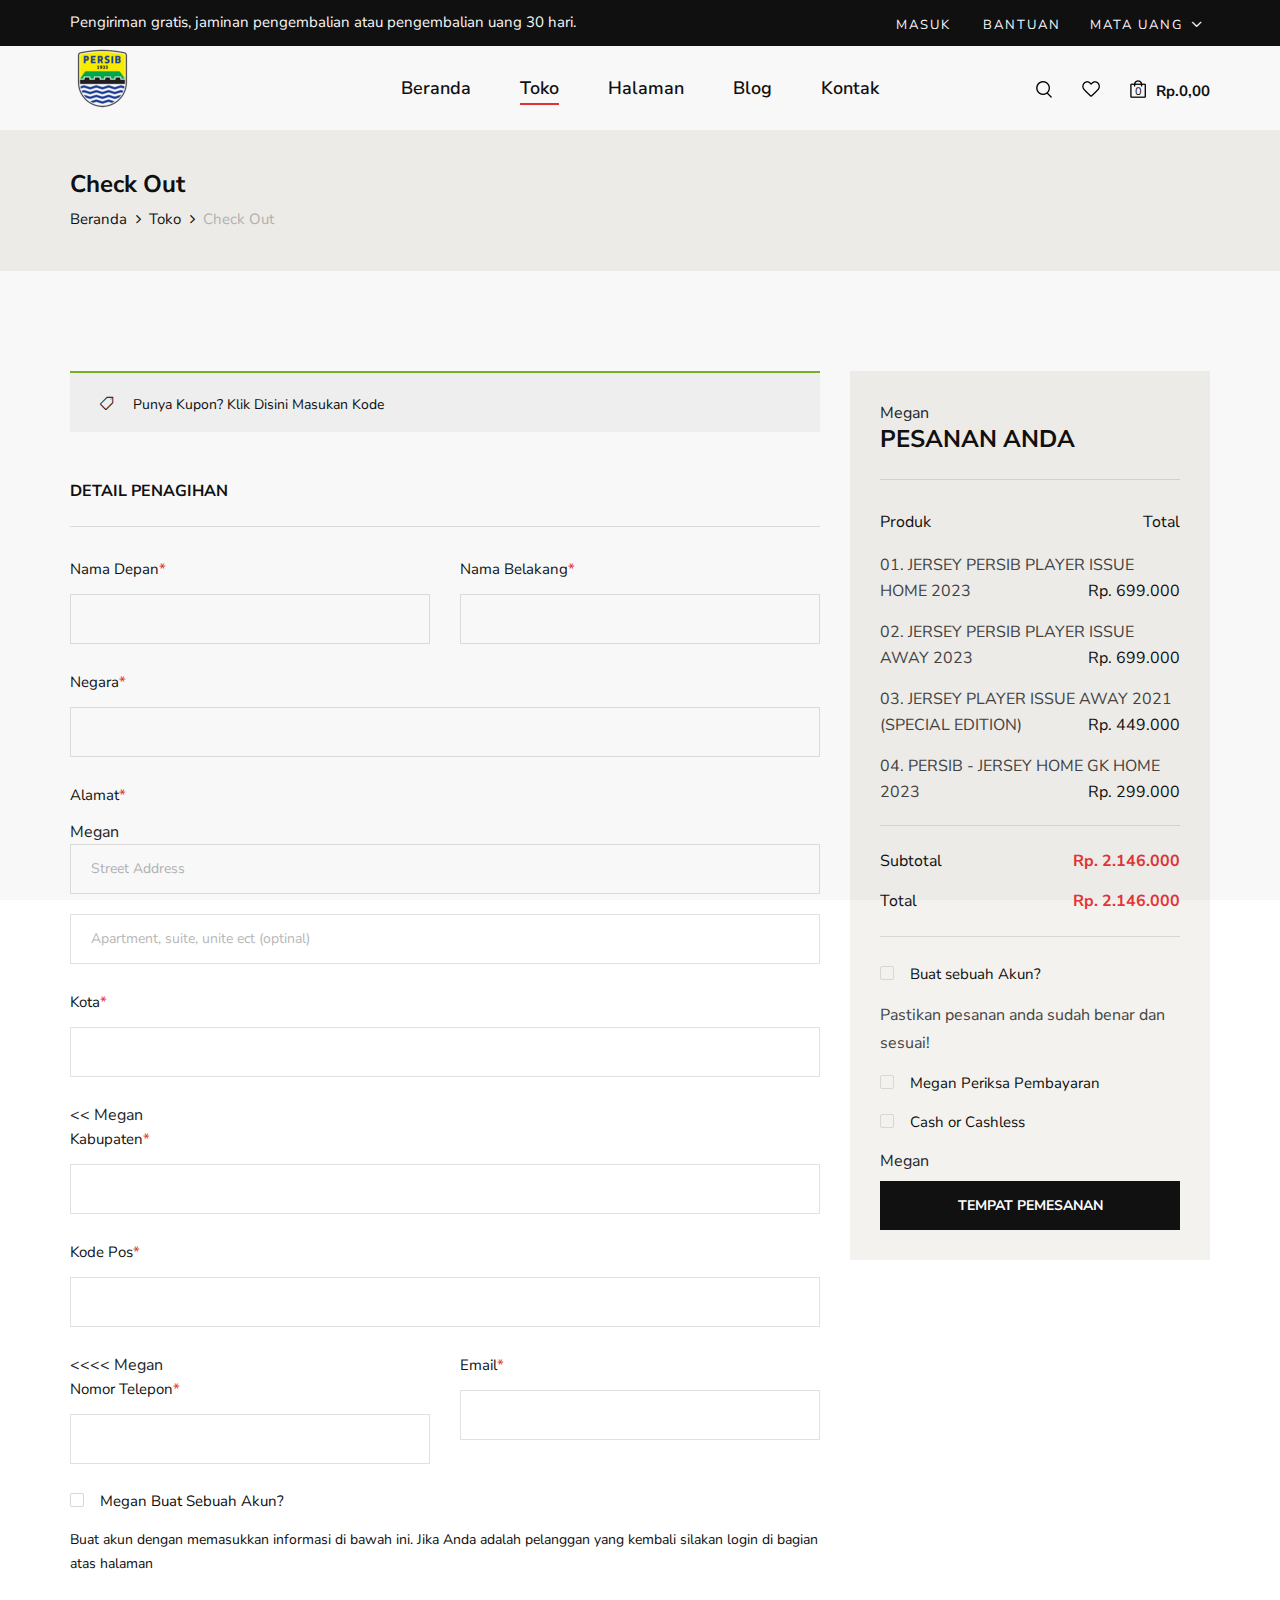
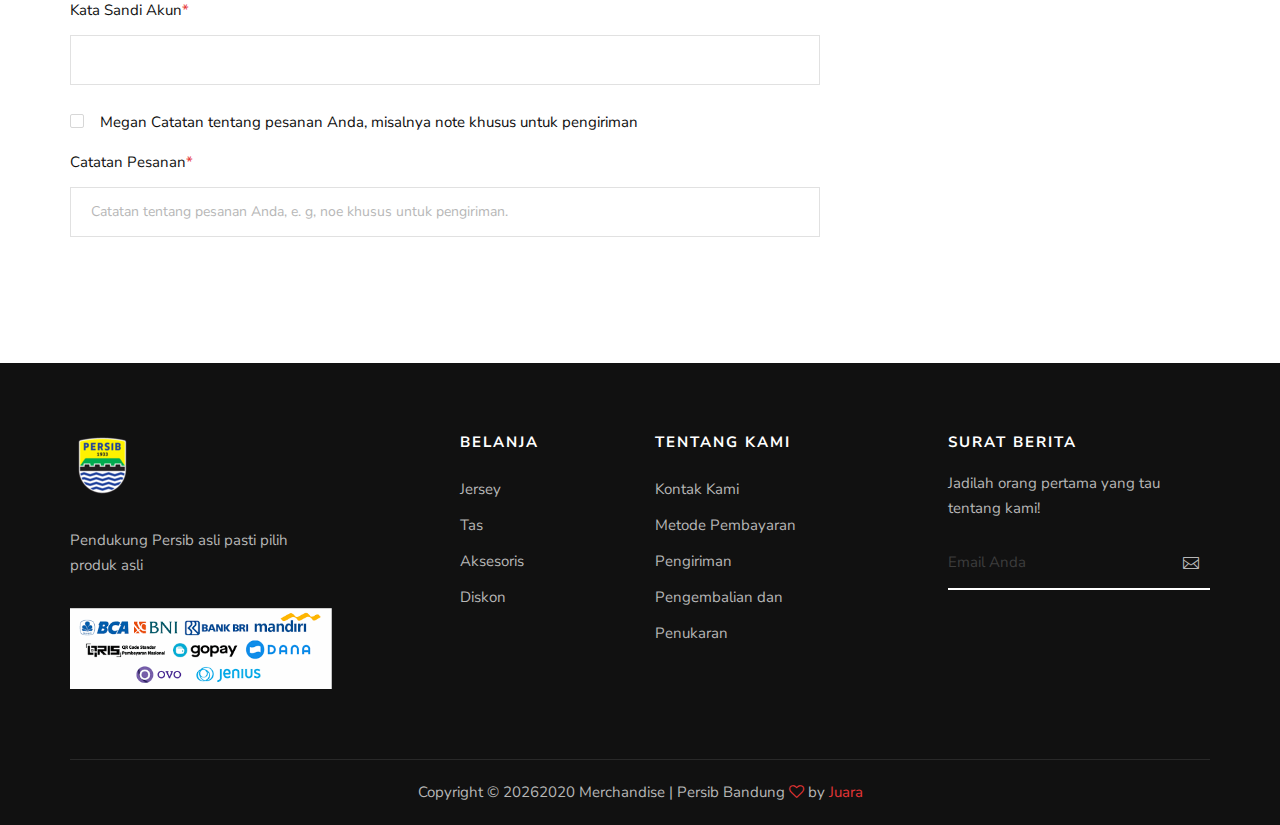
<file: checkout.html>
<!DOCTYPE html>
<html lang="zxx">

<head>
    <meta charset="UTF-8">
    <meta name="description" content="Male_Fashion Template">
    <meta name="keywords" content="Male_Fashion, unica, creative, html">
    <meta name="viewport" content="width=device-width, initial-scale=1.0">
    <meta http-equiv="X-UA-Compatible" content="ie=edge">
    <title>Kelompok 9</title>

    <!-- Google Font -->
    <link href="https://fonts.googleapis.com/css2?family=Nunito+Sans:wght@300;400;600;700;800;900&display=swap"
    rel="stylesheet">

    <!-- Css Styles -->
    <link rel="stylesheet" href="css/bootstrap.min.css" type="text/css">
    <link rel="stylesheet" href="css/font-awesome.min.css" type="text/css">
    <link rel="stylesheet" href="css/elegant-icons.css" type="text/css">
    <link rel="stylesheet" href="css/magnific-popup.css" type="text/css">
    <link rel="stylesheet" href="css/nice-select.css" type="text/css">
    <link rel="stylesheet" href="css/owl.carousel.min.css" type="text/css">
    <link rel="stylesheet" href="css/slicknav.min.css" type="text/css">
    <link rel="stylesheet" href="css/style.css" type="text/css">
</head>

<body>
    <!-- Page Preloder -->
    <div id="preloder">
        <div class="loader"></div>
    </div>

    <!-- Offcanvas Menu Begin -->
    <div class="offcanvas-menu-overlay"></div>
    <div class="offcanvas-menu-wrapper">
        <div class="offcanvas__option">
            <div class="offcanvas__links">
                <a href="#">Masuk</a>
                <a href="#">Bantuan</a>
            </div>
            <div class="offcanvas__top__hover">
                <span>Mata Uang <i class="arrow_carrot-down"></i></span>
                <ul>
                    <li>RP</li>
                    <li>EUR</li>
                    <li>USD</li>
                </ul>
            </div>
        </div>
        <div class="offcanvas__nav__option">
            <a href="#" class="search-switch"><img src="img/icon/search.png" alt=""></a>
            <a href="#"><img src="img/icon/heart.png" alt=""></a>
            <a href="#"><img src="img/icon/cart.png" alt=""> <span>0</span></a>
            <div class="price">Rp.0,00</div>
        </div>
        <div id="mobile-menu-wrap"></div>
        <div class="offcanvas__text">
            <p>Pengiriman gratis, jaminan pengembalian atau pengembalian uang 30 hari.</p>
        </div>
    </div>
    <!-- Offcanvas Menu End -->

    <!-- Header Section Begin -->
    <header class="header">
        <div class="header__top">
            <div class="container">
                <div class="row">
                    <div class="col-lg-6 col-md-7">
                        <div class="header__top__left">
                            <p>Pengiriman gratis, jaminan pengembalian atau pengembalian uang 30 hari.</p>
                        </div>
                    </div>
                    <div class="col-lg-6 col-md-5">
                        <div class="header__top__right">
                            <div class="header__top__links">
                                <a href="#">Masuk</a>
                                <a href="#">Bantuan</a>
                            </div>
                            <div class="header__top__hover">
                                <span>Mata Uang <i class="arrow_carrot-down"></i></span>
                                <ul>
                                    <li>RP</li>
                                    <li>EUR</li>
                                    <li>USD</li>
                                </ul>
                            </div>
                        </div>
                    </div>
                </div>
            </div>
        </div>
        <div class="container">
            <div class="row">
                <div class="col-lg-3 col-md-3">
                    <div class="header__logo">
                        <a href="./index.html"><img src="img/pngwing.com (1).png" alt=""></a>
                    </div>
                </div>
                <div class="col-lg-6 col-md-6">
                    <nav class="header__menu mobile-menu">
                        <ul>
                            <li><a href="./index.html">Beranda</a></li>
                            <li class="active"><a href="./shop.html">Toko</a></li>
                            <li><a href="#">Halaman</a>
                                <ul class="dropdown">
                                    <li><a href="./about.html">Tentang Kami</a></li>
                                    <li><a href="./shop-details.html">Detail Toko</a></li>
                                    <li><a href="./shopping-cart.html">Keranjang</a></li>
                                    <li><a href="./checkout.html">Check Out</a></li>
                                    <li><a href="./blog-details.html">Detail Blog</a></li>
                                </ul>
                            </li>
                            <li><a href="./blog.html">Blog</a></li>

                            <li><a href="./contact.html">Kontak</a></li>

                           
         </ul>
                    </nav>
                </div>
                <div class="col-lg-3 col-md-3">
                    <div class="header__nav__option">
                        <a href="#" class="search-switch"><img src="img/icon/search.png" alt=""></a>
                        <a href="#"><img src="img/icon/heart.png" alt=""></a>
                        <a href="#"><img src="img/icon/cart.png" alt=""> <span>0</span></a>
                        <div class="price">Rp.0,00</div>
                    </div>
                </div>
            </div>
            <div class="canvas__open"><i class="fa fa-bars"></i></div>
        </div>
    </header>
    <!-- Header Section End -->

    <!-- Breadcrumb Section Begin -->
    <section class="breadcrumb-option">
        <div class="container">
            <div class="row">
                <div class="col-lg-12">
                    <div class="breadcrumb__text">
                        <h4>Check Out</h4>
                        <div class="breadcrumb__links">
                            <a href="./index.html">Beranda</a>
                            <a href="./shop.html">Toko</a>
                            <span>Check Out</span>
                        </div>
                    </div>
                </div>
            </div>
        </div>
    </section>
    <!-- Breadcrumb Section End -->

    <!-- Checkout Section Begin -->
    <section class="checkout spad">
        <div class="container">
            <div class="checkout__form">
                <form action="#">
                    <div class="row">
                        <div class="col-lg-8 col-md-6">

                            <h6 class="coupon__code"><span class="icon_tag_alt"></span> Punya Kupon? <a href="#">Klik
                            Disini</a> Masukan Kode</h6>

                            

                            <h6 class="checkout__title">Detail Penagihan</h6>
                            <div class="row">
                                <div class="col-lg-6">
                                    <div class="checkout__input">
                                        <p>Nama Depan<span>*</span></p>
                                        <input type="text">
                                    </div>
                                </div>
                                <div class="col-lg-6">
                                    <div class="checkout__input">
                                        <p>Nama Belakang<span>*</span></p>
                                        <input type="text">
                                    </div>
                                </div>
                            </div>
                            <div class="checkout__input">
                                <p>Negara<span>*</span></p>
                                <input type="text">
                            </div>
                            <div class="checkout__input">
                                <p>Alamat<span>*</span></p>
Megan
                                <input type="text" placeholder="Street Address" class="checkout__input__add">
              

                                <input type="text" placeholder="Apartment, suite, unite ect (optinal)">
                            </div>
                            <div class="checkout__input">
                                <p>Kota<span>*</span></p>
                                <input type="text">
                            </div>
                
                            <div class="checkout__input">
<< Megan
                                <p>Kabupaten<span>*</span></p>
                                <input type="text">
                            </div>
                            <div class="checkout__input">

                                <p>Kode Pos<span>*</span></p>
                                <input type="text">
                            </div>
                            <div class="row">
                                <div class="col-lg-6">
                                    <div class="checkout__input">
<<<< Megan
                                        <p>Nomor Telepon<span>*</span></p>

                            
                                        <input type="text">
                                    </div>
                                </div>
                                <div class="col-lg-6">
                                    <div class="checkout__input">
                                        <p>Email<span>*</span></p>
                                        <input type="text">
                                    </div>
                                </div>
                            </div>
                            <div class="checkout__input__checkbox">
                                <label for="acc">
 Megan
                                    Buat Sebuah Akun?
                                    <input type="checkbox" id="acc">
                                    <span class="checkmark"></span>
                                </label>
                                <p>Buat akun dengan memasukkan informasi di bawah ini. Jika Anda adalah pelanggan yang kembali
                                    silakan login di bagian atas halaman</p>

                            </div>
                            <div class="checkout__input">
                                <p>Kata Sandi Akun<span>*</span></p>
                                <input type="text">
                            </div>
                            <div class="checkout__input__checkbox">
                                <label for="diff-acc">
 Megan
                                    Catatan tentang pesanan Anda, misalnya note khusus untuk pengiriman

                   
                                    <input type="checkbox" id="diff-acc">
                                    <span class="checkmark"></span>
                                </label>
                            </div>
                            <div class="checkout__input">
                                <p>Catatan Pesanan<span>*</span></p>
                                <input type="text"
                                placeholder="Catatan tentang pesanan Anda, e. g, noe khusus untuk pengiriman.">
                            </div>
                        </div>
                        <div class="col-lg-4 col-md-6">
                            <div class="checkout__order">
 Megan
                                <h4 class="order__title">Pesanan Anda</h4>
                                <div class="checkout__order__products">Produk <span>Total</span></div>
                                <ul class="checkout__total__products">
                                    <li>01. JERSEY PERSIB PLAYER ISSUE HOME 2023 <span>Rp. 699.000</span></li>
                                    <li>02. JERSEY PERSIB PLAYER ISSUE AWAY 2023 <span>Rp. 699.000</span></li>
                                    <li>03. JERSEY PLAYER ISSUE AWAY 2021 (SPECIAL EDITION) <span>Rp. 449.000</span></li>
                                    <li>04. PERSIB - JERSEY HOME GK HOME 2023 <span>Rp. 299.000</span></li>
                                </ul>
                                <ul class="checkout__total__all">
                                    <li>Subtotal <span>Rp. 2.146.000</span></li>
                                    <li>Total <span>Rp. 2.146.000</span></li>
                                </ul>
                                <div class="checkout__input__checkbox">
                                    <label for="acc-or">
                                        Buat sebuah Akun?

                                        <input type="checkbox" id="acc-or">
                                        <span class="checkmark"></span>
                                    </label>
                                </div>
                                <p>Pastikan pesanan anda sudah benar dan sesuai!</p>
                                <div class="checkout__input__checkbox">
                                    <label for="payment">
 Megan
                                        Periksa Pembayaran

                                        
                                        <input type="checkbox" id="payment">
                                        <span class="checkmark"></span>
                                    </label>
                                </div>
                                <div class="checkout__input__checkbox">
                                    <label for="paypal">
                                        Cash or Cashless
                                        <input type="checkbox" id="paypal">
                                        <span class="checkmark"></span>
                                    </label>
                                </div>
Megan
                                <button type="submit" class="site-btn">TEMPAT PEMESANAN</button>

                            </div>
                        </div>
                    </div>
                </form>
            </div>
        </div>
    </section>
    <!-- Checkout Section End -->

    <!-- Footer Section Begin -->
    <footer class="footer">
        <div class="container">
            <div class="row">
                <div class="col-lg-3 col-md-6 col-sm-6">
                    <div class="footer__about">
                        <div class="footer__logo">
                            <a href="#"><img src="img/pngwing.com (1).png" alt=""></a>
                        </div>
                        <p>Pendukung Persib asli pasti pilih produk asli</p>
                        <a href="#"><img src="img/payment.png" alt=""></a>
                    </div>
                </div>
                <div class="col-lg-2 offset-lg-1 col-md-3 col-sm-6">
                    <div class="footer__widget">
                        <h6>Belanja</h6>
                        <ul>
                            <li><a href="#">Jersey</a></li>
                            <li><a href="#">Tas</a></li>
                            <li><a href="#">Aksesoris</a></li>
                            <li><a href="#">Diskon</a></li>
                        </ul>
                    </div>
                </div>
                <div class="col-lg-2 col-md-3 col-sm-6">
                    <div class="footer__widget">
                        <h6>Tentang Kami</h6>
                        <ul>
                            <li><a href="#">Kontak Kami</a></li>
                            <li><a href="#">Metode Pembayaran</a></li>
                            <li><a href="#">Pengiriman</a></li>
                            <li><a href="#">Pengembalian dan Penukaran</a></li>
                        </ul>
                    </div>
                </div>
                <div class="col-lg-3 offset-lg-1 col-md-6 col-sm-6">
                    <div class="footer__widget">
                        <h6>Surat Berita</h6>
                        <div class="footer__newslatter">
                            <p>Jadilah orang pertama yang tau tentang kami!</p>
                            <form action="#">
                                <input type="text" placeholder="Email Anda">
                                <button type="submit"><span class="icon_mail_alt"></span></button>
                            </form>
                        </div>
                    </div>
                </div>
            </div>
            <div class="row">
                <div class="col-lg-12 text-center">
                    <div class="footer__copyright__text">
                        <!-- Link back to Colorlib can't be removed. Template is licensed under CC BY 3.0. -->
                        <p>Copyright ©
                            <script>
                                document.write(new Date().getFullYear());
                            </script>2020
                            Merchandise | Persib Bandung <i class="fa fa-heart-o"
                            aria-hidden="true"></i> by <a href="https://colorlib.com" target="_blank">Juara</a>
                        </p>
                        <!-- Link back to Colorlib can't be removed. Template is licensed under CC BY 3.0. -->
                    </div>
                </div>
            </div>
        </div>
    </footer>
    <!-- Footer Section End -->

    <!-- Search Begin -->
    <div class="search-model">
        <div class="h-100 d-flex align-items-center justify-content-center">
            <div class="search-close-switch">+</div>
            <form class="search-model-form">
                <input type="text" id="search-input" placeholder="Search here.....">
            </form>
        </div>
    </div>
    <!-- Search End -->

    <!-- Js Plugins -->
    <script src="js/jquery-3.3.1.min.js"></script>
    <script src="js/bootstrap.min.js"></script>
    <script src="js/jquery.nice-select.min.js"></script>
    <script src="js/jquery.nicescroll.min.js"></script>
    <script src="js/jquery.magnific-popup.min.js"></script>
    <script src="js/jquery.countdown.min.js"></script>
    <script src="js/jquery.slicknav.js"></script>
    <script src="js/mixitup.min.js"></script>
    <script src="js/owl.carousel.min.js"></script>
    <script src="js/main.js"></script>
</body>

</html>
</file>
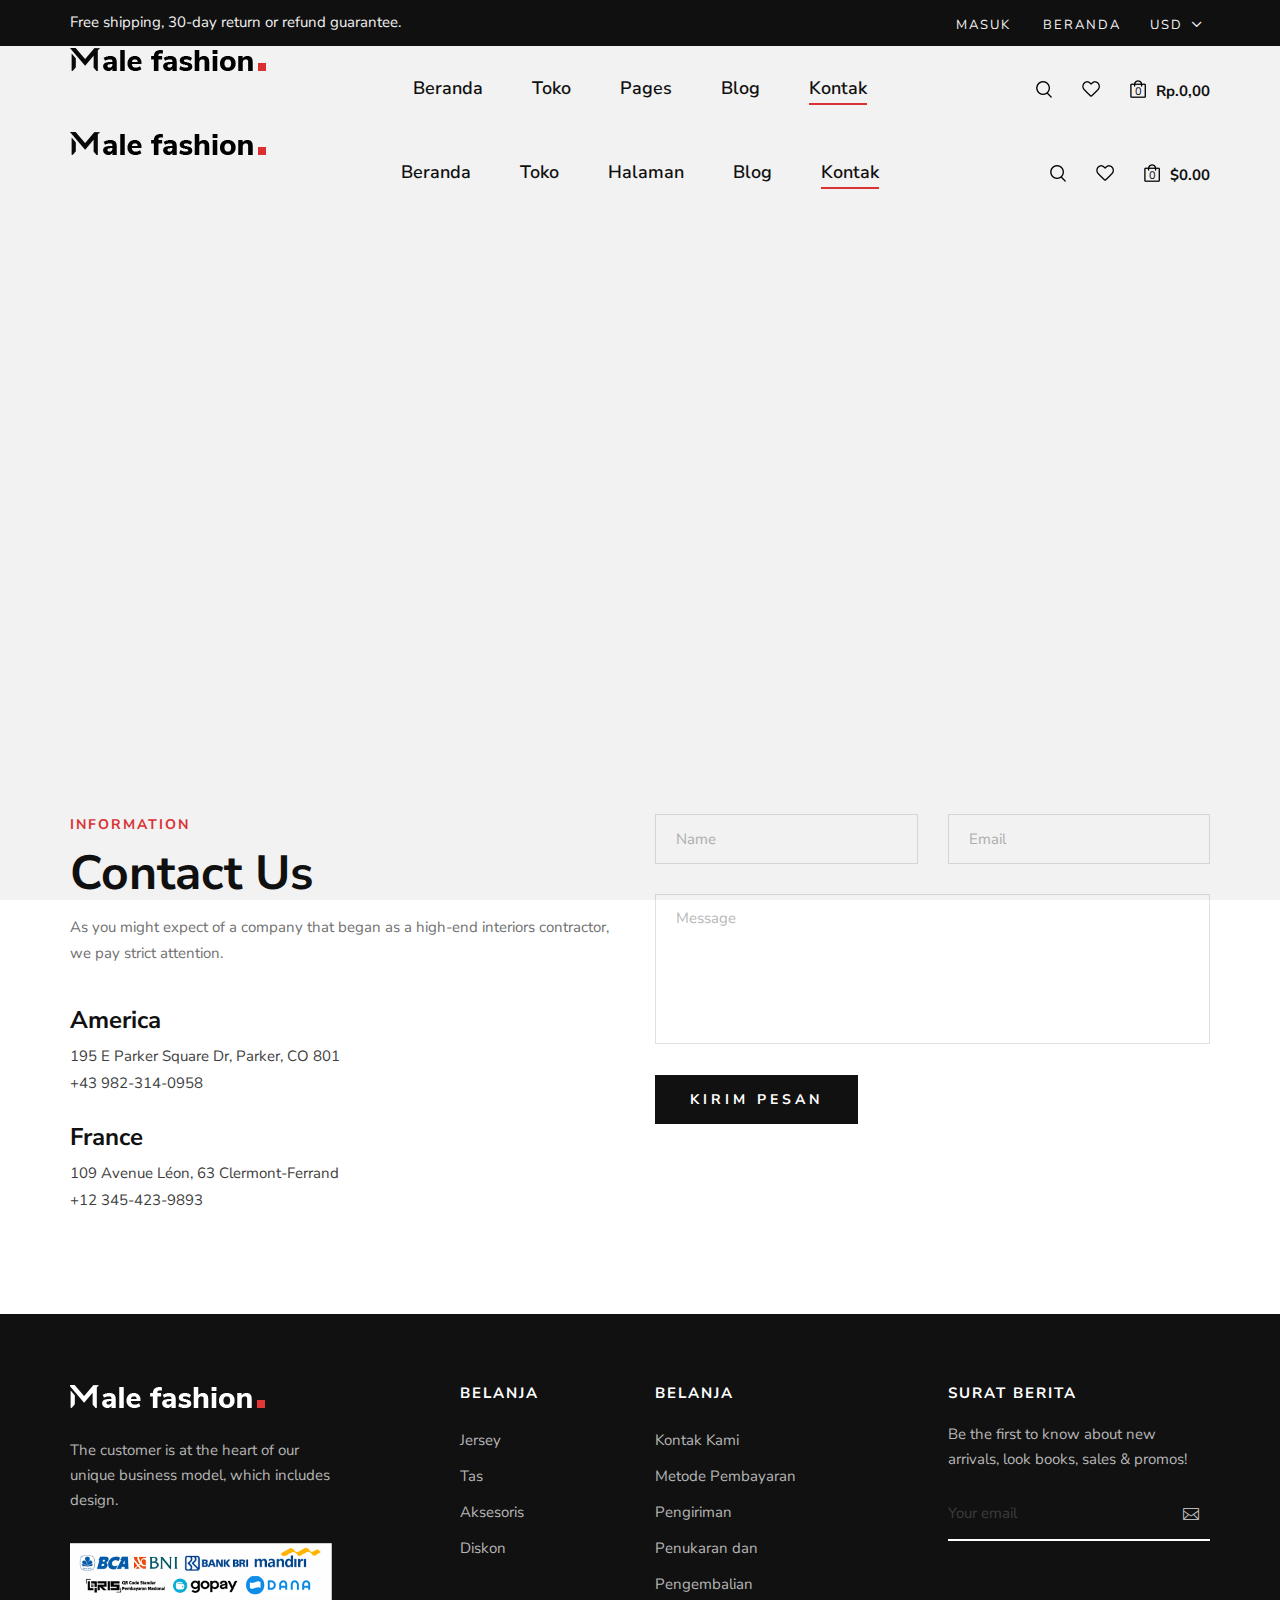
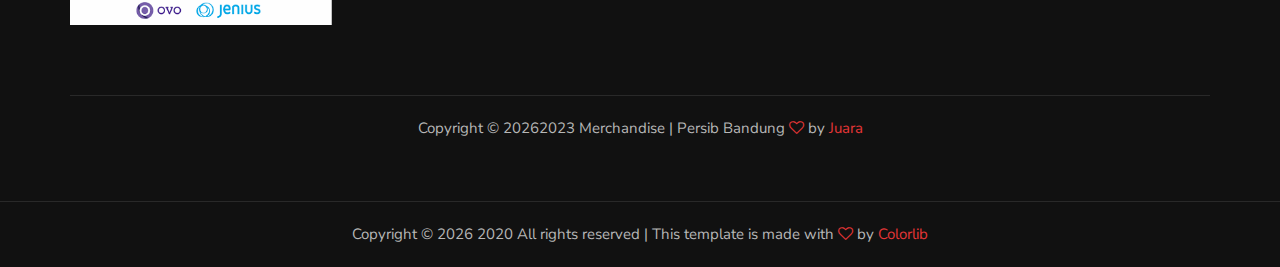
<file: contact.html>
<!DOCTYPE html>
<html lang="zxx">
  <head>
    <meta charset="UTF-8" />
    <meta name="description" content="Male_Fashion Template" />
    <meta name="keywords" content="Male_Fashion, unica, creative, html" />
    <meta name="viewport" content="width=device-width, initial-scale=1.0" />
    <meta http-equiv="X-UA-Compatible" content="ie=edge" />
    <title>Male-Fashion | Template</title>

    <!-- Google Font -->
    <link href="https://fonts.googleapis.com/css2?family=Nunito+Sans:wght@300;400;600;700;800;900&display=swap" rel="stylesheet" />

    <!-- Css Styles -->
    <link rel="stylesheet" href="css/bootstrap.min.css" type="text/css" />
    <link rel="stylesheet" href="css/font-awesome.min.css" type="text/css" />
    <link rel="stylesheet" href="css/elegant-icons.css" type="text/css" />
    <link rel="stylesheet" href="css/magnific-popup.css" type="text/css" />
    <link rel="stylesheet" href="css/nice-select.css" type="text/css" />
    <link rel="stylesheet" href="css/owl.carousel.min.css" type="text/css" />
    <link rel="stylesheet" href="css/slicknav.min.css" type="text/css" />
    <link rel="stylesheet" href="css/style.css" type="text/css" />
  </head>

  <body>
    <!-- Page Preloder -->
    <div id="preloder">
      <div class="loader"></div>
    </div>

    <!-- Offcanvas Menu Begin -->
    <div class="offcanvas-menu-overlay"></div>
    <div class="offcanvas-menu-wrapper">
      <div class="offcanvas__option">
        <div class="offcanvas__links">
          <a href="#">Sign in</a>
          <a href="#">FAQs</a>
        </div>
        <div class="offcanvas__top__hover">
          <span>Usd <i class="arrow_carrot-down"></i></span>
          <ul>
            <li>USD</li>
            <li>EUR</li>
            <li>USD</li>
          </ul>
        </div>
      </div>
      <div class="offcanvas__nav__option">
        <a href="#" class="search-switch"><img src="img/icon/search.png" alt="" /></a>
        <a href="#"><img src="img/icon/heart.png" alt="" /></a>
        <a href="#"><img src="img/icon/cart.png" alt="" /> <span>0</span></a>
        <div class="price">$0.00</div>
      </div>
      <div id="mobile-menu-wrap"></div>
      <div class="offcanvas__text">
        <p>Free shipping, 30-day return or refund guarantee.</p>
      </div>
    </div>
    <!-- Offcanvas Menu End -->

    <!-- Header Section Begin -->
    <header class="header">
        <div class="header__top">
            <div class="container">
                <div class="row">
                    <div class="col-lg-6 col-md-7">
                        <div class="header__top__left">
                            <p>Free shipping, 30-day return or refund guarantee.</p>
                        </div>
                    </div>
                    <div class="col-lg-6 col-md-5">
                        <div class="header__top__right">
                            <div class="header__top__links">
                                <a href="#">Masuk</a>
                                <a href="#">Beranda</a>
                            </div>
                            <div class="header__top__hover">
                                <span>Usd <i class="arrow_carrot-down"></i></span>
                                <ul>
                                    <li>USD</li>
                                    <li>EUR</li>
                                    <li>USD</li>
                                </ul>
                            </div>
                        </div>
                    </div>
                </div>
            </div>
        </div>
        <div class="container">
            <div class="row">
                <div class="col-lg-3 col-md-3">
                    <div class="header__logo">
                        <a href="./index.html"><img src="img/logo.png" alt=""></a>
                    </div>
                </div>
                <div class="col-lg-6 col-md-6">
                    <nav class="header__menu mobile-menu">
                        <ul>
                            <li><a href="./index.html">Beranda</a></li>
                            <li><a href="./shop.html">Toko</a></li>
                            <li><a href="#">Pages</a>
                                <ul class="dropdown">
                                    <li><a href="./about.html">Tentang Kami</a></li>
                                    <li><a href="./shop-details.html">Detail Toko</a></li>
                                    <li><a href="./shopping-cart.html">Keranjang</a></li>
                                    <li><a href="./checkout.html">Check Out</a></li>
                                    <li><a href="./blog-details.html">Detail Blog</a></li>
                                </ul>
                            </li>
                            <li><a href="./blog.html">Blog</a></li>
                            <li class="active"><a href="./contact.html">Kontak</a></li>
                        </ul>
                    </nav>
                </div>
                <div class="col-lg-3 col-md-3">
                    <div class="header__nav__option">
                        <a href="#" class="search-switch"><img src="img/icon/search.png" alt=""></a>
                        <a href="#"><img src="img/icon/heart.png" alt=""></a>
                        <a href="#"><img src="img/icon/cart.png" alt=""> <span>0</span></a>
                        <div class="price">Rp.0,00</div>
                    </div>

     
                </div>
              </div>
            </div>
          </div>
        </div>
      </div>
      <div class="container">
        <div class="row">
          <div class="col-lg-3 col-md-3">
            <div class="header__logo">
              <a href="./index.html"><img src="img/logo.png" alt="" /></a>
            </div>
          </div>
          <div class="col-lg-6 col-md-6">
            <nav class="header__menu mobile-menu">
              <ul>
                <li><a href="./index.html">Beranda</a></li>
                <li><a href="./shop.html">Toko</a></li>
                <li>
                  <a href="#">Halaman</a>
                  <ul class="dropdown">
                    <li><a href="./about.html">About Us</a></li>
                    <li><a href="./shop-details.html">Shop Details</a></li>
                    <li><a href="./shopping-cart.html">Shopping Cart</a></li>
                    <li><a href="./checkout.html">Check Out</a></li>
                    <li><a href="./blog-details.html">Blog Details</a></li>
                  </ul>
                </li>
                <li><a href="./blog.html">Blog</a></li>
                <li class="active"><a href="./contact.html">Kontak</a></li>
              </ul>
            </nav>
          </div>
          <div class="col-lg-3 col-md-3">
            <div class="header__nav__option">
              <a href="#" class="search-switch"><img src="img/icon/search.png" alt="" /></a>
              <a href="#"><img src="img/icon/heart.png" alt="" /></a>
              <a href="#"><img src="img/icon/cart.png" alt="" /> <span>0</span></a>
              <div class="price">$0.00</div>
            </div>
          </div>
        </div>
        <div class="canvas__open"><i class="fa fa-bars"></i></div>
      </div>
    </header>
    <!-- Header Section End -->

    <!-- Map Begin -->
    <div class="map">
      <iframe
        src="https://www.google.com/maps/vt/data=[base64]"
        height="500"
        style="border: 0"
        allowfullscreen=""
        aria-hidden="false"
        tabindex="0"
      ></iframe>
    </div>
    <!-- Map End -->

    <!-- Contact Section Begin -->
    <section class="contact spad">

        <div class="container">
            <div class="row">
                <div class="col-lg-6 col-md-6">
                    <div class="contact__text">
                        <div class="section-title">
                            <span>Information</span>
                            <h2>Contact Us</h2>
                            <p>As you might expect of a company that began as a high-end interiors contractor, we pay
                                strict attention.</p>
                        </div>
                        <ul>
                            <li>
                                <h4>America</h4>
                                <p>195 E Parker Square Dr, Parker, CO 801 <br />+43 982-314-0958</p>
                            </li>
                            <li>
                                <h4>France</h4>
                                <p>109 Avenue Léon, 63 Clermont-Ferrand <br />+12 345-423-9893</p>
                            </li>
                        </ul>
                    </div>
                </div>
                <div class="col-lg-6 col-md-6">
                    <div class="contact__form">
                        <form action="#">
                            <div class="row">
                                <div class="col-lg-6">
                                    <input type="text" placeholder="Name">
                                </div>
                                <div class="col-lg-6">
                                    <input type="text" placeholder="Email">
                                </div>
                                <div class="col-lg-12">
                                    <textarea placeholder="Message"></textarea>
                                    <button type="submit" class="site-btn">Kirim Pesan</button>
                                </div>
                            </div>
                        </form>
                    </div>

      
                </div>
              </form>
            </div>
          </div>
        </div>
      </div>
    </section>
    <!-- Contact Section End -->

    <!-- Footer Section Begin -->
    <footer class="footer">

        <div class="container">
            <div class="row">
                <div class="col-lg-3 col-md-6 col-sm-6">
                    <div class="footer__about">
                        <div class="footer__logo">
                            <a href="#"><img src="img/footer-logo.png" alt=""></a>
                        </div>
                        <p>The customer is at the heart of our unique business model, which includes design.</p>
                        <a href="#"><img src="img/payment.png" alt=""></a>
                    </div>
                </div>
                <div class="col-lg-2 offset-lg-1 col-md-3 col-sm-6">
                    <div class="footer__widget">
                        <h6>Belanja</h6>
                        <ul>
                            <li><a href="#">Jersey</a></li>
                            <li><a href="#">Tas</a></li>
                            <li><a href="#">Aksesoris</a></li>
                            <li><a href="#">Diskon</a></li>
                        </ul>
                    </div>
                </div>
                <div class="col-lg-2 col-md-3 col-sm-6">
                    <div class="footer__widget">
                        <h6>Belanja</h6>
                        <ul>
                            <li><a href="#">Kontak Kami</a></li>
                            <li><a href="#">Metode Pembayaran</a></li>
                            <li><a href="#">Pengiriman</a></li>
                            <li><a href="#">Penukaran dan Pengembalian</a></li>
                        </ul>
                    </div>
                </div>
                <div class="col-lg-3 offset-lg-1 col-md-6 col-sm-6">
                    <div class="footer__widget">
                        <h6>Surat Berita</h6>
                        <div class="footer__newslatter">
                            <p>Be the first to know about new arrivals, look books, sales & promos!</p>
                            <form action="#">
                                <input type="text" placeholder="Your email">
                                <button type="submit"><span class="icon_mail_alt"></span></button>
                            </form>
                        </div>
                    </div>
                </div>
            </div>
            <div class="row">
                <div class="col-lg-12 text-center">
                    <div class="footer__copyright__text">
                        <!-- Link back to Colorlib can't be removed. Template is licensed under CC BY 3.0. -->
                        <p>Copyright ©
                            <script>
                                document.write(new Date().getFullYear());
                            </script>2023
                            Merchandise | Persib Bandung <i class="fa fa-heart-o"
                                aria-hidden="true"></i> by <a href="https://colorlib.com" target="_blank">Juara</a>
                        </p>
                        <!-- Link back to Colorlib can't be removed. Template is licensed under CC BY 3.0. -->
                    </div>
                </div>

            </div>
          </div>
        </div>
        <div class="row">
          <div class="col-lg-12 text-center">
            <div class="footer__copyright__text">
              <!-- Link back to Colorlib can't be removed. Template is licensed under CC BY 3.0. -->
              <p>
                Copyright ©
                <script>
                  document.write(new Date().getFullYear());
                </script>
                2020 All rights reserved | This template is made with <i class="fa fa-heart-o" aria-hidden="true"></i> by <a href="https://colorlib.com" target="_blank">Colorlib</a>
              </p>
              <!-- Link back to Colorlib can't be removed. Template is licensed under CC BY 3.0. -->
            </div>
          </div>
        </div>
      </div>
    </footer>
    <!-- Footer Section End -->

    <!-- Search Begin -->
    <div class="search-model">
      <div class="h-100 d-flex align-items-center justify-content-center">
        <div class="search-close-switch">+</div>
        <form class="search-model-form">
          <input type="text" id="search-input" placeholder="Search here....." />
        </form>
      </div>
    </div>
    <!-- Search End -->

    <!-- Js Plugins -->
    <script src="js/jquery-3.3.1.min.js"></script>
    <script src="js/bootstrap.min.js"></script>
    <script src="js/jquery.nice-select.min.js"></script>
    <script src="js/jquery.nicescroll.min.js"></script>
    <script src="js/jquery.magnific-popup.min.js"></script>
    <script src="js/jquery.countdown.min.js"></script>
    <script src="js/jquery.slicknav.js"></script>
    <script src="js/mixitup.min.js"></script>
    <script src="js/owl.carousel.min.js"></script>
    <script src="js/main.js"></script>
  </body>
</html>
</file>
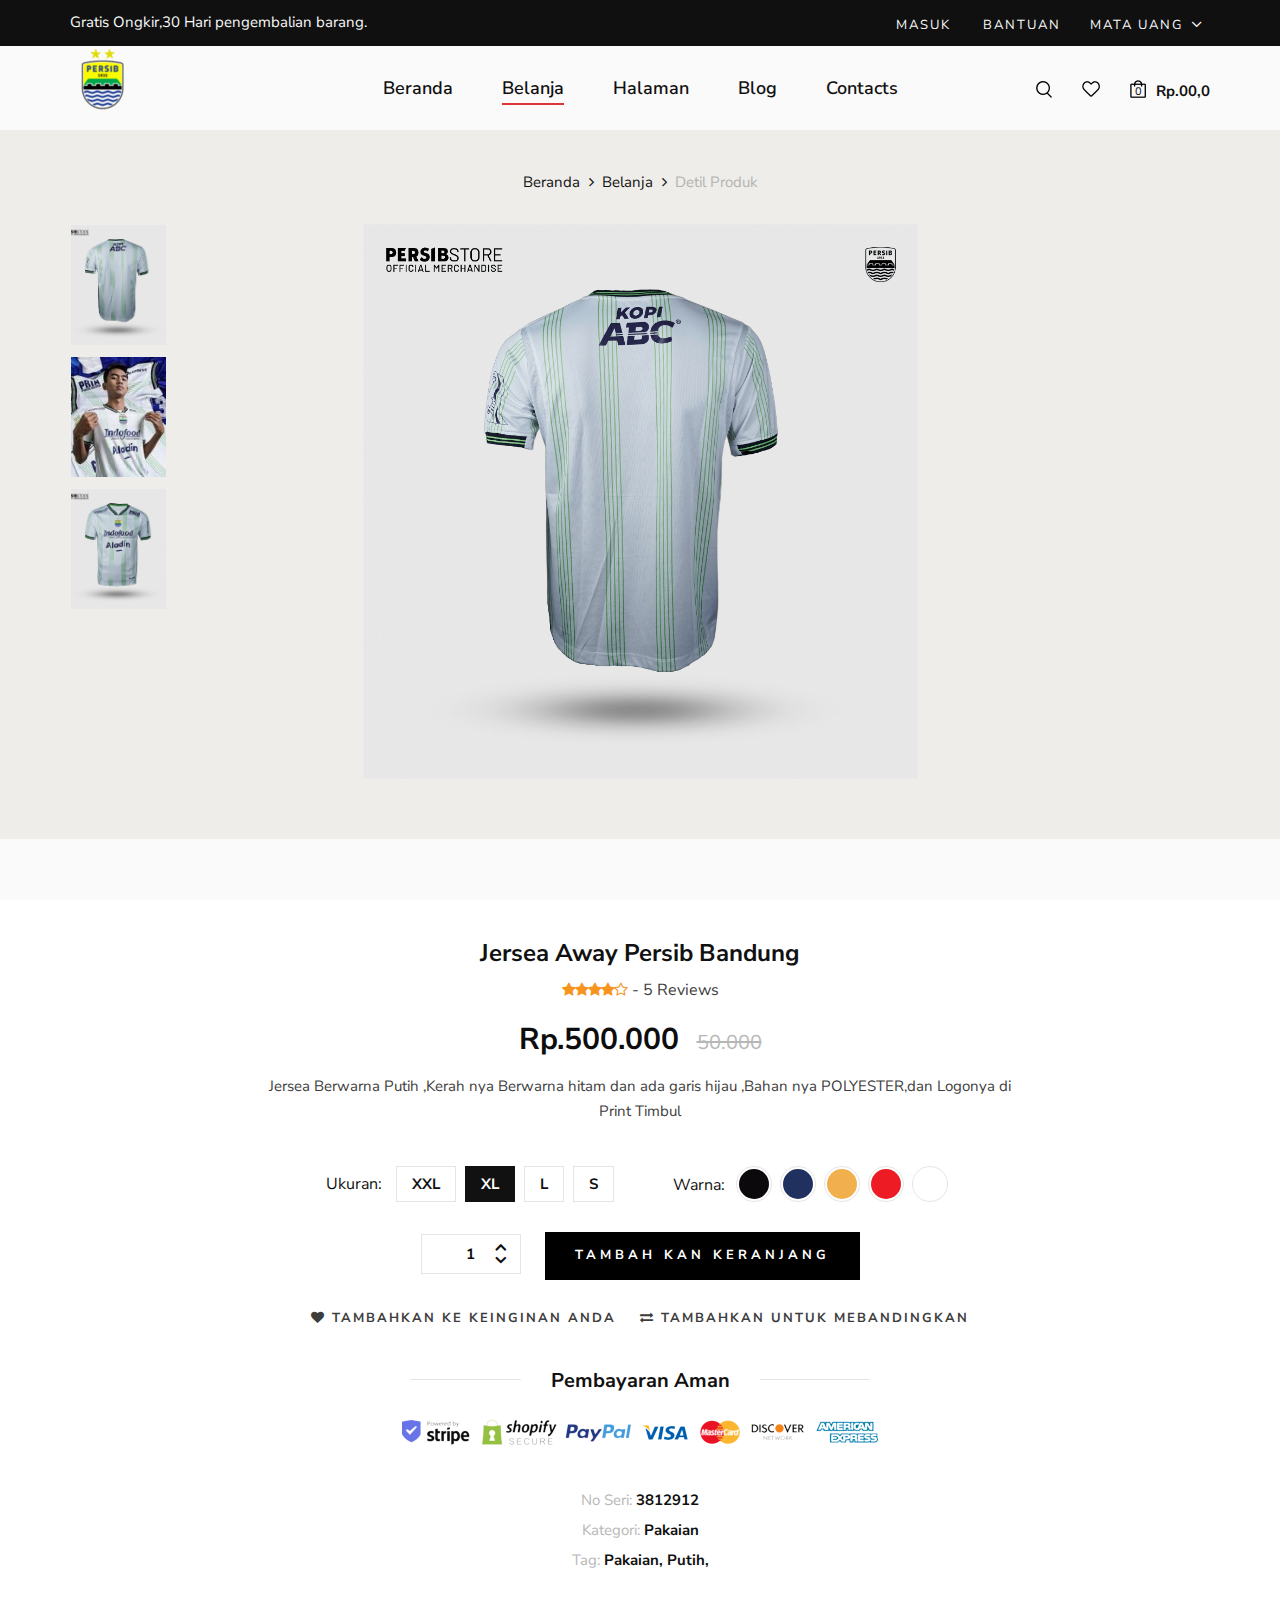
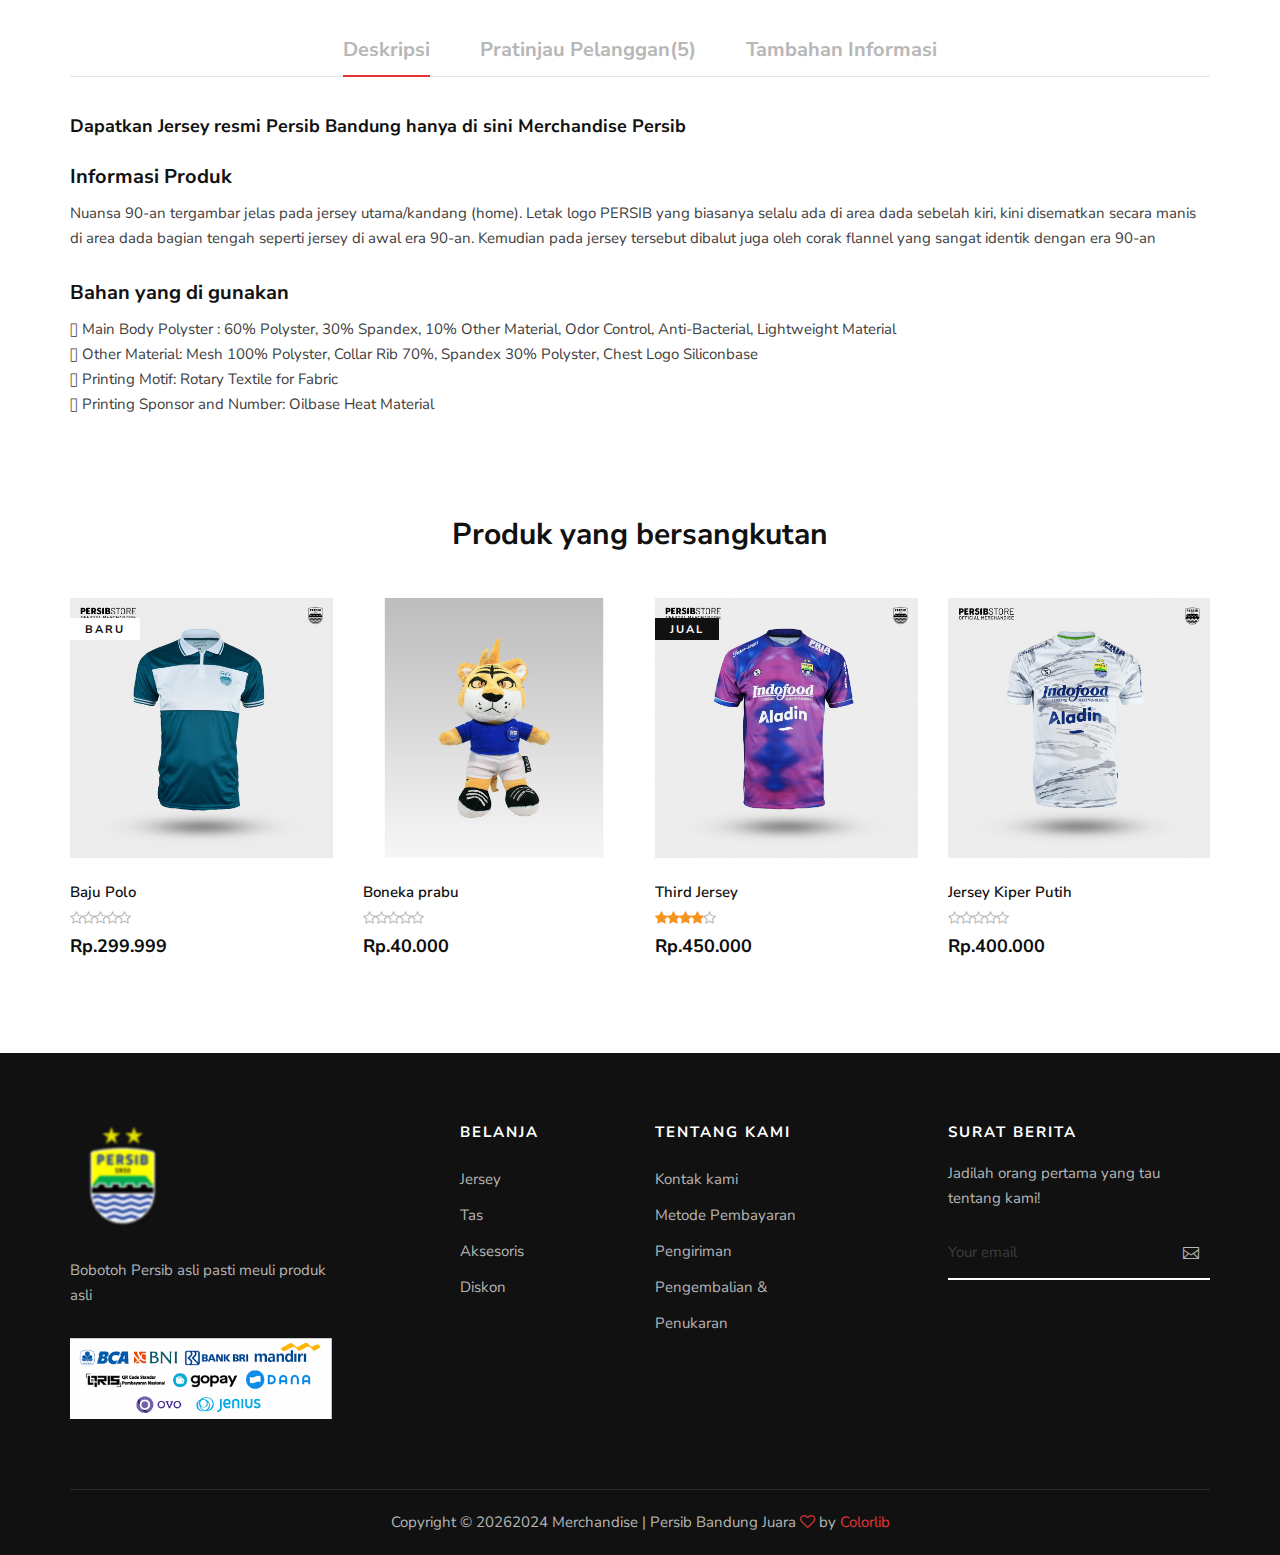
<file: shop-details.html>
<!DOCTYPE html>
<html lang="zxx">

<head>
    <meta charset="UTF-8">
    <meta name="description" content="Male_Fashion Template">
    <meta name="keywords" content="Male_Fashion, unica, creative, html">
    <meta name="viewport" content="width=device-width, initial-scale=1.0">
    <meta http-equiv="X-UA-Compatible" content="ie=edge">
    <title>Merchandise |PERSIB</title>

    <!-- Google Font -->
    <link href="https://fonts.googleapis.com/css2?family=Nunito+Sans:wght@300;400;600;700;800;900&display=swap"
    rel="stylesheet">

    <!-- Css Styles -->
    <link rel="stylesheet" href="css/bootstrap.min.css" type="text/css">
    <link rel="stylesheet" href="css/font-awesome.min.css" type="text/css">
    <link rel="stylesheet" href="css/elegant-icons.css" type="text/css">
    <link rel="stylesheet" href="css/magnific-popup.css" type="text/css">
    <link rel="stylesheet" href="css/nice-select.css" type="text/css">
    <link rel="stylesheet" href="css/owl.carousel.min.css" type="text/css">
    <link rel="stylesheet" href="css/slicknav.min.css" type="text/css">
    <link rel="stylesheet" href="css/style.css" type="text/css">
</head>

<body>
    <!-- Page Preloder -->
    <div id="preloder">
        <div class="loader"></div>
    </div>

    <!-- Offcanvas Menu Begin -->
    <div class="offcanvas-menu-overlay"></div>
    <div class="offcanvas-menu-wrapper">
        <div class="offcanvas__option">
            <div class="offcanvas__links">
                <a href="#">Masuk</a>
                <a href="#">Bantuan</a>
            </div>
            <div class="offcanvas__top__hover">
                <span>Mata Uang <i class="arrow_carrot-down"></i></span>
                <ul>
                    <li>RP</li>
                    <li>EUR</li>
                    <li>USD</li>
                </ul>
            </div>
        </div>
        <div class="offcanvas__nav__option">
            <a href="#" class="search-switch"><img src="img/icon/search.png" alt=""></a>
            <a href="#"><img src="img/icon/heart.png" alt=""></a>
            <a href="#"><img src="img/icon/cart.png" alt=""> <span>0</span></a>
            <div class="price">Rp.00,0</div>
        </div>
        <div id="mobile-menu-wrap"></div>
        <div class="offcanvas__text">
            <p>Gratis Ongkir,30 Hari pengembalian barang.</p>
        </div>
    </div>
    <!-- Offcanvas Menu End -->

    <!-- Header Section Begin -->
    <header class="header">
        <div class="header__top">
            <div class="container">
                <div class="row">
                    <div class="col-lg-6 col-md-7">
                        <div class="header__top__left">
                            <p>Gratis Ongkir,30 Hari pengembalian barang.</p>
                        </div>
                    </div>
                    <div class="col-lg-6 col-md-5">
                        <div class="header__top__right">
                            <div class="header__top__links">
                                <a href="#">Masuk</a>
                                <a href="#">Bantuan</a>
                            </div>
                            <div class="header__top__hover">
                                <span>MATA UANG <i class="arrow_carrot-down"></i></span>
                                <ul>
                                    <li>USD</li>
                                    <li>EUR</li>
                                    <li>USD</li>
                                </ul>
                            </div>
                        </div>
                    </div>
                </div>
            </div>
        </div>
        <div class="container">
            <div class="row">
                <div class="col-lg-3 col-md-3">
                    <div class="header__logo">
                        <a href="./inex.html"><img src="img/Persib Bandung.png" alt=""></a>
                    </div>
                </div>
                <div class="col-lg-6 col-md-6">
                    <nav class="header__menu mobile-menu">
                        <ul>
                            <li><a href="./inex.html">Beranda</a></li>
                            <li class="active"><a href="./shop.html">Belanja</a></li>
                            <li><a href="#">Halaman</a>
                                <ul class="dropdown">
                                    <li><a href="./about.html">Tentang kami</a></li>
                                    <li><a href="./shop-details.html">Detil Toko</a></li>
                                    <li><a href="./shopping-cart.html">Keranjang</a></li>
                                    <li><a href="./checkout.html">Check Out</a></li>
                                    <li><a href="./blog-details.html">Blog Detil</a></li>
                                </ul>
                            </li>
                            <li><a href="./blog.html">Blog</a></li>
                            <li><a href="./contact.html">Contacts</a></li>
                        </ul>
                    </nav>
                </div>
                <div class="col-lg-3 col-md-3">
                    <div class="header__nav__option">
                        <a href="#" class="search-switch"><img src="img/icon/search.png" alt=""></a>
                        <a href="#"><img src="img/icon/heart.png" alt=""></a>
                        <a href="#"><img src="img/icon/cart.png" alt=""> <span>0</span></a>
                        <div class="price">Rp.00,0</div>
                    </div>
                </div>
            </div>
            <div class="canvas__open"><i class="fa fa-bars"></i></div>
        </div>
    </header>
    <!-- Header Section End -->

    <!-- Shop Details Section Begin -->
    <section class="shop-details">
        <div class="product__details__pic">
            <div class="container">
                <div class="row">
                    <div class="col-lg-12">
                        <div class="product__details__breadcrumb">
                            <a href="./index.html">Beranda</a>
                            <a href="./shop.html">Belanja</a>
                            <span>Detil Produk</span>
                        </div>
                    </div>
                </div>
                <div class="row">
                    <div class="col-lg-3 col-md-3">
                        <ul class="nav nav-tabs" role="tablist">
                            <li class="nav-item">
                                <a class="nav-link active" data-toggle="tab" href="#tabs-1" role="tab">
                                    <div class="product__thumb__pic set-bg" data-setbg="img/shop-details/belakang.jpeg">
                                    </div>
                                </a>
                            </li>
                            <li class="nav-item">
                                <a class="nav-link" data-toggle="tab" href="#tabs-2" role="tab">
                                    <div class="product__thumb__pic set-bg" data-setbg="img/shop-details/download.jpeg">
                                    </div>
                                </a>
                            </li>
                            <li class="nav-item">
                                <a class="nav-link" data-toggle="tab" href="#tabs-3" role="tab">
                                    <div class="product__thumb__pic set-bg" data-setbg="img/shop-details/depan.jpeg">
                                    </div>
                                </a>
                            </li>
                            <li class="nav-item">
                                <a class="nav-link" data-toggle="tab" href="#tabs-4" role="tab">
                                    <div class="" data-setbg="">
                                        <i class=""></i>
                                    </div>
                                </a>
                            </li>
                        </ul>
                    </div>
                    <div class="col-lg-6 col-md-9">
                        <div class="tab-content">
                            <div class="tab-pane active" id="tabs-1" role="tabpanel">
                                <div class="product__details__pic__item">
                                    <img src="img/shop-details/belakang.jpeg" alt="">
                                </div>
                            </div>
                            <div class="tab-pane" id="tabs-2" role="tabpanel">
                                <div class="product__details__pic__item">
                                    <img src="img/shop-details/download.jpeg" alt="">
                                </div>
                            </div>
                            <div class="tab-pane" id="tabs-3" role="tabpanel">
                                <div class="product__details__pic__item">
                                    <img src="img/shop-details/depan.jpeg" alt="">
                                
                            </div>
                            </div>
                        </div>
                    </div>
                </div>
            </div>
        </div>
        <div class="product__details__content">
            <div class="container">
                <div class="row d-flex justify-content-center">
                    <div class="col-lg-8">
                        <div class="product__details__text">
                            <h4>Jersea Away Persib Bandung</h4>
                            <div class="rating">
                                <i class="fa fa-star"></i>
                                <i class="fa fa-star"></i>
                                <i class="fa fa-star"></i>
                                <i class="fa fa-star"></i>
                                <i class="fa fa-star-o"></i>
                                <span> - 5 Reviews</span>
                            </div>
                            <h3>Rp.500.000 <span>50.000</span></h3>
                            <p>Jersea Berwarna Putih ,Kerah nya Berwarna hitam dan ada garis hijau ,Bahan nya POLYESTER,dan Logonya di Print Timbul</p>
                            <div class="product__details__option">
                                <div class="product__details__option__size">
                                    <span>Ukuran:</span>
                                    <label for="xxl">xxl
                                        <input type="radio" id="xxl">
                                    </label>
                                    <label class="active" for="xl">xl
                                        <input type="radio" id="xl">
                                    </label>
                                    <label for="l">l
                                        <input type="radio" id="l">
                                    </label>
                                    <label for="sm">s
                                        <input type="radio" id="sm">
                                    </label>
                                </div>
                                <div class="product__details__option__color">
                                    <span>Warna:</span>
                                    <label class="c-1" for="sp-1">
                                        <input type="radio" id="sp-1">
                                    </label>
                                    <label class="c-2" for="sp-2">
                                        <input type="radio" id="sp-2">
                                    </label>
                                    <label class="c-3" for="sp-3">
                                        <input type="radio" id="sp-3">
                                    </label>
                                    <label class="c-4" for="sp-4">
                                        <input type="radio" id="sp-4">
                                    </label>
                                    <label class="c-9" for="sp-9">
                                        <input type="radio" id="sp-9">
                                    </label>
                                </div>
                            </div>
                            <div class="product__details__cart__option">
                                <div class="quantity">
                                    <div class="pro-qty">
                                        <input type="text" value="1">
                                    </div>
                                </div>
                                <a href="#" class="primary-btn">Tambah kan keranjang </a>
                            </div>
                            <div class="product__details__btns__option">
                                <a href="#"><i class="fa fa-heart"></i> Tambahkan ke keinginan anda</a>
                                <a href="#"><i class="fa fa-exchange"></i> Tambahkan untuk mebandingkan</a>
                            </div>
                            <div class="product__details__last__option">
                                <h5><span>Pembayaran Aman</span></h5>
                                <img src="img/shop-details/details-payment.png" alt="">
                                <ul>
                                    <li><span>No Seri:</span> 3812912</li>
                                    <li><span>Kategori:</span> Pakaian</li>
                                    <li><span>Tag:</span> Pakaian, Putih,</li>
                                </ul>
                            </div>
                        </div>
                    </div>
                </div>
                <div class="row">
                    <div class="col-lg-12">
                        <div class="product__details__tab">
                            <ul class="nav nav-tabs" role="tablist">
                                <li class="nav-item">
                                    <a class="nav-link active" data-toggle="tab" href="#tabs-5"

                                    role="tab">Deskripsi</a>
                                </li>
                                <li class="nav-item">
                                    <a class="nav-link" data-toggle="tab" href="#tabs-6" role="tab">Pratinjau Pelanggan(5)</a>
                                </li>
                                <li class="nav-item">
                                    <a class="nav-link" data-toggle="tab" href="#tabs-7" role="tab">Tambahan Informasi</a>
                                </li>
                            </ul>
                            <div class="tab-content">
                                <div class="tab-pane active" id="tabs-5" role="tabpanel">
                                    <div class="product__details__tab__content">
                                        <p class="note">Dapatkan Jersey resmi Persib Bandung hanya di sini  Merchandise Persib</p>
                                        <div class="product__details__tab__content__item">
                                            <h5>Informasi Produk</h5>
                                            <p>Nuansa 90-an tergambar jelas pada jersey utama/kandang (home).
                                                 Letak logo PERSIB yang biasanya selalu ada di area dada sebelah kiri,
                                                  kini disematkan secara manis di area dada bagian tengah seperti jersey di awal era 90-an.
                                                   Kemudian pada jersey tersebut dibalut juga oleh corak flannel 
                                                   yang sangat identik dengan era 90-an</p>
                                            
                                        </div>
                                        <div class="product__details__tab__content__item">
                                            <h5>Bahan yang di gunakan</h5>
                                            <p>	Main Body Polyster : 60% Polyster, 30% Spandex, 10% Other Material, Odor Control, Anti-Bacterial, Lightweight Material<br>
                                                	Other Material: Mesh 100% Polyster, Collar Rib 70%, Spandex 30% Polyster, Chest Logo Siliconbase<br>
                                                	Printing Motif: Rotary Textile for Fabric<br>
                                                	Printing Sponsor and Number: Oilbase Heat Material</p>
                                        </div>
                                    </div>
                                </div>
                                <div class="tab-pane" id="tabs-6" role="tabpanel">
                                    <div class="product__details__tab__content">
                                        <div class="product__details__tab__content__item">
                                            <h5>Informasi Produk</h5>
                                            
                                            <p>Nuansa 90-an tergambar jelas pada jersey utama/kandang (home).
                                                 Letak logo PERSIB yang biasanya selalu ada di area dada sebelah kiri,
                                                  kini disematkan secara manis di area dada bagian tengah seperti jersey di awal era 90-an. 
                                                Kemudian pada jersey tersebut dibalut juga oleh corak flannel yang sangat identik dengan era 90-an</p>
                                        </div>
                                        <div class="product__details__tab__content__item">
                                            <h5>Material used</h5>
                                            <p>Note:
                                                Tolong Diperhatikan Panjang Dan Lebar Untuk Menghindari kesalahan memilih ukuran.
                                                Untuk Detail Size Bisa Dilihat Di Kolom Panduan Ukuran<br>
                                                
                                                Cara perawatan:
                                                
                                                - Jangan langsung disetrika pada bagian graphic printing/sablon.<br>
                                                
                                                - Untuk pemakaian lebih lama disarankan pencucian menggunakan handwash.<br>
                                                
                                                Catatan penting:
                                                
                                                Khusus pesanan di hari Sabtu & Minggu pengiriman akan dilakukan pada hari Senin.<br>
                                                </p>
                                        </div>
                                    </div>
                                </div>
                                <div class="tab-pane" id="tabs-7" role="tabpanel">
                                    <div class="product__details__tab__content">
                                        <p class="note"></p>
                                        <div class="product__details__tab__content__item">
                                            <h5>Informasi produk</h5>
                                            <p>Nuansa 90-an tergambar jelas pada jersey utama/kandang (home).
                                                Letak logo PERSIB yang biasanya selalu ada di area dada sebelah kiri,
                                                 kini disematkan secara manis di area dada bagian tengah seperti jersey di awal era 90-an. 
                                               Kemudian pada jersey tersebut dibalut juga oleh corak flannel yang sangat identik dengan era 90-an</p>
                                           
                                        </div>
                                        <div class="product__details__tab__content__item">
                                            <h5>ukuran</h5>
                                            <p>Size Chart :

                                                (XXS) Lebar Dada 45 cm, Panjang 66 cm<br>
                                                
                                                (XS) Lebar Dada 47 cm, Panjang 68 cm<br>
                                                
                                                (S) Lebar Dada 49 cm, Panjang 70 cm<br>
                                                
                                                (M) Lebar Dada 51 cm, Panjang 72 <br>>
                                                
                                                (L) Lebar Dada 53 cm, Panjang 74 cm<br>
                                                
                                                (XL) Lebar Dada 55 cm, Panjang 76 cm<br>
                                                
                                                (XXL) Lebar Dada 57 cm, Panjang 78 cm<br>
                                                
                                                (3XL) Lebar Dada 59 cm, Panjang 80 cm<br>
                                                
                                                (4XL) Lebar Dada 61 cm, Panjang 82 cm
                                                <br>
                                                *Kemungkinan akan ada selisih 1-2 cm antara size chart dengan barang yang diterima. Ini biasanya dikarenakan proses pengembangan produksi.</p>
                                        </div>
                                    </div>
                                </div>
                            </div>
                        </div>
                    </div>
                </div>
            </div>
        </div>
    </section>
    <!-- Shop Details Section End -->

    <!-- Related Section Begin -->
    <section class="related spad">
        <div class="container">
            <div class="row">
                <div class="col-lg-12">
                    <h3 class="related-title">Produk yang bersangkutan</h3>
                </div>
            </div>
            <div class="row">
                <div class="col-lg-3 col-md-6 col-sm-6 col-sm-6">
                    <div class="product__item">
                        <div class="product__item__pic set-bg" data-setbg="img/product/bajupolo.jpeg">
                            <span class="label">Baru</span>
                            <ul class="product__hover">
                                <li><a href="#"><img src="img/icon/heart.png" alt=""></a></li>
                                <li><a href="#"><img src="img/icon/compare.png" alt=""> <span>Bandingkan</span></a></li>
                                <li><a href="#"><img src="img/icon/search.png" alt=""></a></li>
                            </ul>
                        </div>
                        <div class="product__item__text">
                            <h6>Baju Polo</h6>
                            <a href="#" class="add-cart">+ Masukan keranjang</a>
                            <div class="rating">
                                <i class="fa fa-star-o"></i>
                                <i class="fa fa-star-o"></i>
                                <i class="fa fa-star-o"></i>
                                <i class="fa fa-star-o"></i>
                                <i class="fa fa-star-o"></i>
                            </div>
                            <h5>Rp.299.999</h5>
                            <div class="product__color__select">
                                <label for="pc-1">
                                    <input type="radio" id="pc-1">
                                </label>
                                <label class="active black" for="pc-2">
                                    <input type="radio" id="pc-2">
                                </label>
                                <label class="grey" for="pc-3">
                                    <input type="radio" id="pc-3">
                                </label>
                            </div>
                        </div>
                    </div>
                </div>
                <div class="col-lg-3 col-md-6 col-sm-6 col-sm-6">
                    <div class="product__item">
                        <div class="product__item__pic set-bg" data-setbg="img/product/boneka.jpeg">
                            <ul class="product__hover">
                                <li><a href="#"><img src="img/icon/heart.png" alt=""></a></li>
                                <li><a href="#"><img src="img/icon/compare.png" alt=""> <span>Bandingkan</span></a></li>
                                <li><a href="#"><img src="img/icon/search.png" alt=""></a></li>
                            </ul>
                        </div>
                        <div class="product__item__text">
                            <h6>Boneka prabu</h6>
                            <a href="#" class="add-cart">+ Masuk Kan keranjang</a>
                            <div class="rating">
                                <i class="fa fa-star-o"></i>
                                <i class="fa fa-star-o"></i>
                                <i class="fa fa-star-o"></i>
                                <i class="fa fa-star-o"></i>
                                <i class="fa fa-star-o"></i>
                            </div>
                            <h5>Rp.40.000</h5>
                            <div class="product__color__select">
                                <label for="pc-4">
                                    <input type="radio" id="pc-4">
                                </label>
                                <label class="active black" for="pc-5">
                                    <input type="radio" id="pc-5">
                                </label>
                                <label class="grey" for="pc-6">
                                    <input type="radio" id="pc-6">
                                </label>
                            </div>
                        </div>
                    </div>
                </div>
                <div class="col-lg-3 col-md-6 col-sm-6 col-sm-6">
                    <div class="product__item sale">
                        <div class="product__item__pic set-bg" data-setbg="img/product/baju3.jpeg">
                            <span class="label">Jual</span>
                            <ul class="product__hover">
                                <li><a href="#"><img src="img/icon/heart.png" alt=""></a></li>
                                <li><a href="#"><img src="img/icon/compare.png" alt=""> <span>Bandingkan</span></a></li>
                                <li><a href="#"><img src="img/icon/search.png" alt=""></a></li>
                            </ul>
                        </div>
                        <div class="product__item__text">
                            <h6>Third Jersey</h6>
                            <a href="#" class="add-cart">+ Masukan keranjang</a>
                            <div class="rating">
                                <i class="fa fa-star"></i>
                                <i class="fa fa-star"></i>
                                <i class="fa fa-star"></i>
                                <i class="fa fa-star"></i>
                                <i class="fa fa-star-o"></i>
                            </div>
                            <h5>Rp.450.000</h5>
                            <div class="product__color__select">
                                <label for="pc-7">
                                    <input type="radio" id="pc-7">
                                </label>
                                <label class="active black" for="pc-8">
                                    <input type="radio" id="pc-8">
                                </label>
                                <label class="grey" for="pc-9">
                                    <input type="radio" id="pc-9">
                                </label>
                            </div>
                        </div>
                    </div>
                </div>
                <div class="col-lg-3 col-md-6 col-sm-6 col-sm-6">
                    <div class="product__item">
                        <div class="product__item__pic set-bg" data-setbg="img/product/bajukipput.jpeg">
                            <ul class="product__hover">
                                <li><a href="#"><img src="img/icon/heart.png" alt=""></a></li>
                                <li><a href="#"><img src="img/icon/compare.png" alt=""> <span>Bandingkan</span></a></li>
                                <li><a href="#"><img src="img/icon/search.png" alt=""></a></li>
                            </ul>
                        </div>
                        <div class="product__item__text">
                            <h6>Jersey Kiper Putih</h6>
                            <a href="#" class="add-cart">+ Masukan keranjang</a>
                            <div class="rating">
                                <i class="fa fa-star-o"></i>
                                <i class="fa fa-star-o"></i>
                                <i class="fa fa-star-o"></i>
                                <i class="fa fa-star-o"></i>
                                <i class="fa fa-star-o"></i>
                            </div>
                            <h5>Rp.400.000</h5>
                            <div class="product__color__select">
                                <label for="pc-10">
                                    <input type="radio" id="pc-10">
                                </label>
                                <label class="active black" for="pc-11">
                                    <input type="radio" id="pc-11">
                                </label>
                                <label class="grey" for="pc-12">
                                    <input type="radio" id="pc-12">
                                </label>
                            </div>
                        </div>
                    </div>
                </div>
            </div>
        </div>
    </section>
    <!-- Related Section End -->

    <!-- Footer Section Begin -->
    <footer class="footer">
        <div class="container">
            <div class="row">
                <div class="col-lg-3 col-md-6 col-sm-6">
                    <div class="footer__about">
                        <div class="footer__logo">
                            <a href="#"><img src="img/log.png" alt=""></a>
                        </div>
                        <p>Bobotoh Persib asli pasti meuli produk asli </p>
                        <a href="#"><img src="img/payment.png" alt=""></a>
                    </div>
                </div>
                <div class="col-lg-2 offset-lg-1 col-md-3 col-sm-6">
                    <div class="footer__widget">
                        <h6>BELANJA</h6>
                        <ul>
                            <li><a href="#">Jersey</a></li>
                            <li><a href="#"> Tas</a></li>
                            <li><a href="#">Aksesoris</a></li>
                            <li><a href="#">Diskon</a></li>
                        </ul>
                    </div>
                </div>
                <div class="col-lg-2 col-md-3 col-sm-6">
                    <div class="footer__widget">
                        <h6>TENTANG KAMI</h6>
                        <ul>
                            <li><a href="#">Kontak kami </a></li>
                            <li><a href="#">Metode Pembayaran</a></li>
                            <li><a href="#">Pengiriman</a></li>
                            <li><a href="#">Pengembalian & Penukaran</a></li>
                        </ul>
                    </div>
                </div>
                <div class="col-lg-3 offset-lg-1 col-md-6 col-sm-6">
                    <div class="footer__widget">
                        <h6>SURAT BERITA</h6>
                        <div class="footer__newslatter">
                            <p>Jadilah orang pertama yang tau tentang kami!</p>
                            <form action="#">
                                <input type="text" placeholder="Your email">
                                <button type="submit"><span class="icon_mail_alt"></span></button>
                            </form>
                        </div>
                    </div>
                </div>
            </div>
            <div class="row">
                <div class="col-lg-12 text-center">
                    <div class="footer__copyright__text">
                        <!-- Link back to Colorlib can't be removed. Template is licensed under CC BY 3.0. -->
                        <p>Copyright ©
                            <script>
                                document.write(new Date().getFullYear());
                            </script>2024
                            Merchandise | Persib Bandung Juara <i class="fa fa-heart-o"
                            aria-hidden="true"></i> by <a href="https://colorlib.com" target="_blank">Colorlib</a>
                        </p>
                        <!-- Link back to Colorlib can't be removed. Template is licensed under CC BY 3.0. -->
                    </div>
                </div>
            </div>
        </div>
    </footer>
    <!-- Footer Section End -->

    <!-- Search Begin -->
    <div class="search-model">
        <div class="h-100 d-flex align-items-center justify-content-center">
            <div class="search-close-switch">+</div>
            <form class="search-model-form">
                <input type="text" id="search-input" placeholder="Search here.....">
            </form>
        </div>
    </div>
    <!-- Search End -->

    <!-- Js Plugins -->
    <script src="js/jquery-3.3.1.min.js"></script>
    <script src="js/bootstrap.min.js"></script>
    <script src="js/jquery.nice-select.min.js"></script>
    <script src="js/jquery.nicescroll.min.js"></script>
    <script src="js/jquery.magnific-popup.min.js"></script>
    <script src="js/jquery.countdown.min.js"></script>
    <script src="js/jquery.slicknav.js"></script>
    <script src="js/mixitup.min.js"></script>
    <script src="js/owl.carousel.min.js"></script>
    <script src="js/main.js"></script>
</body>

</html>
</file>
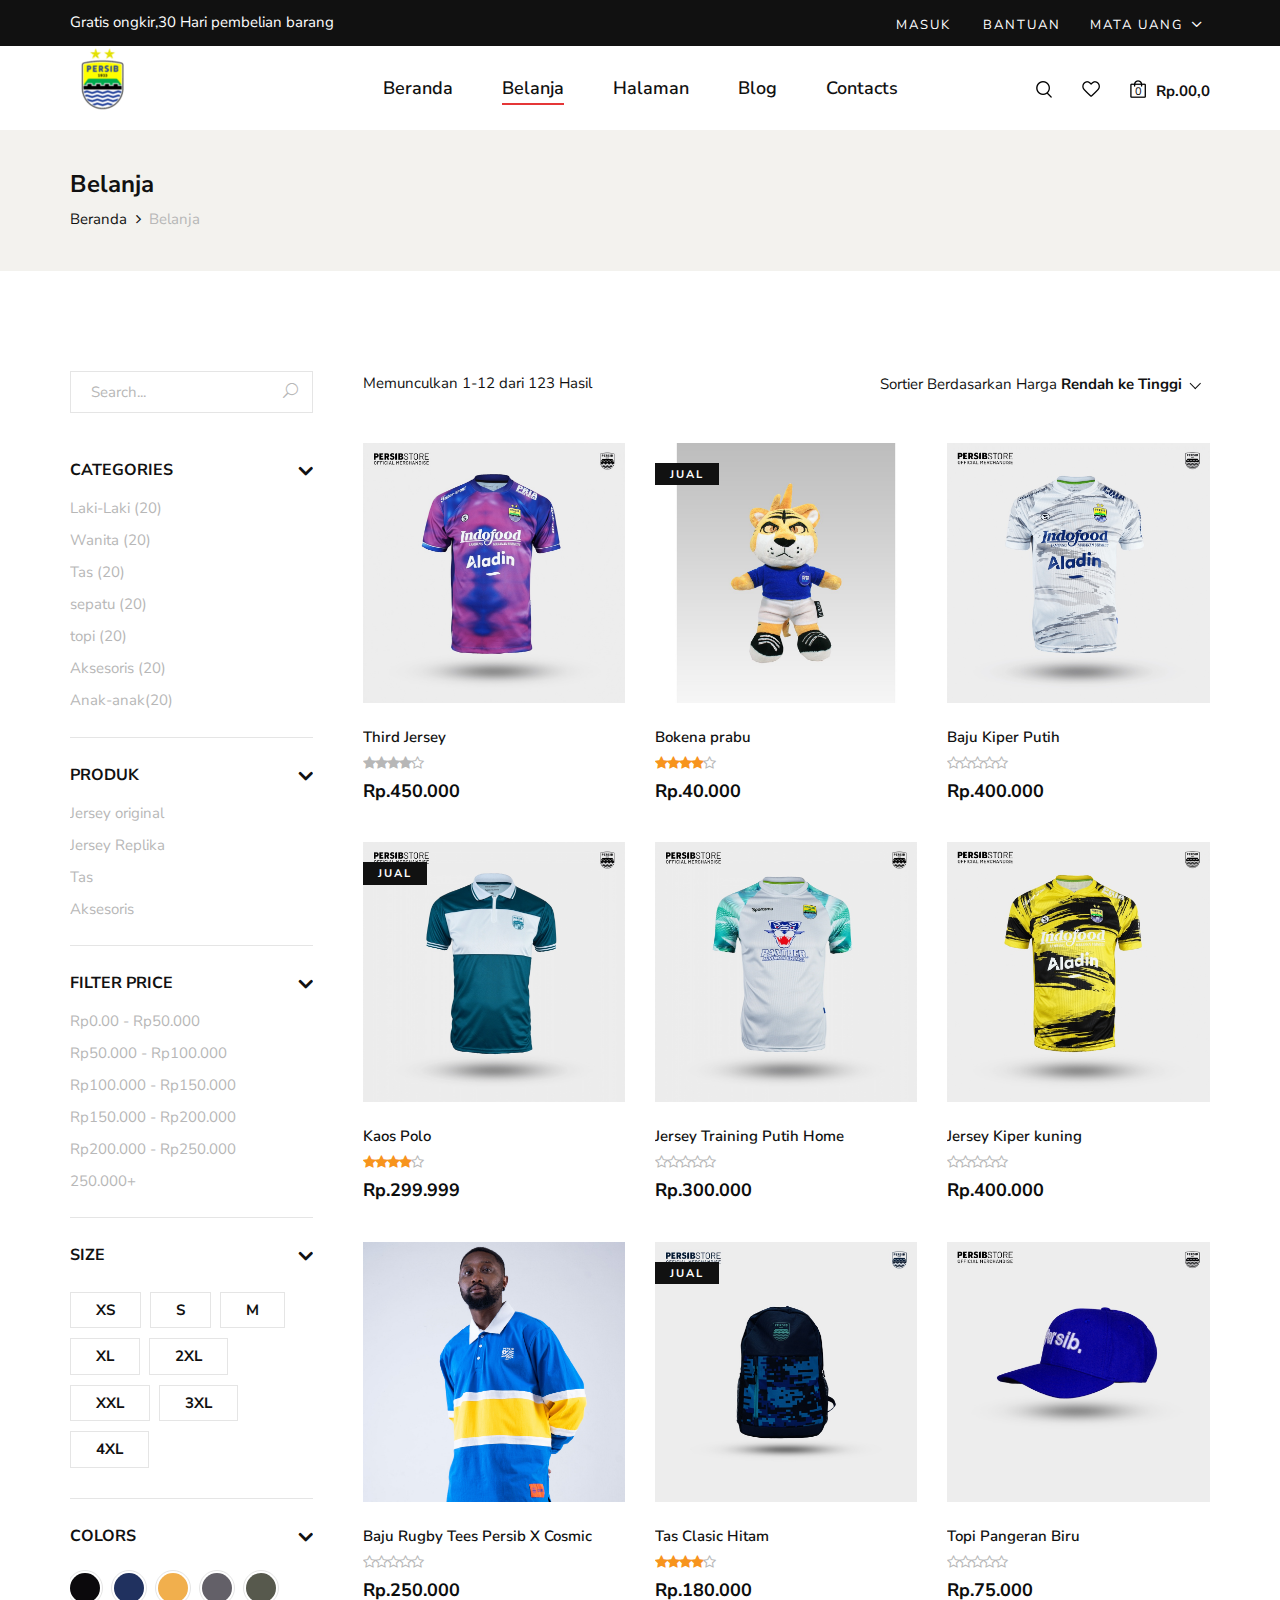
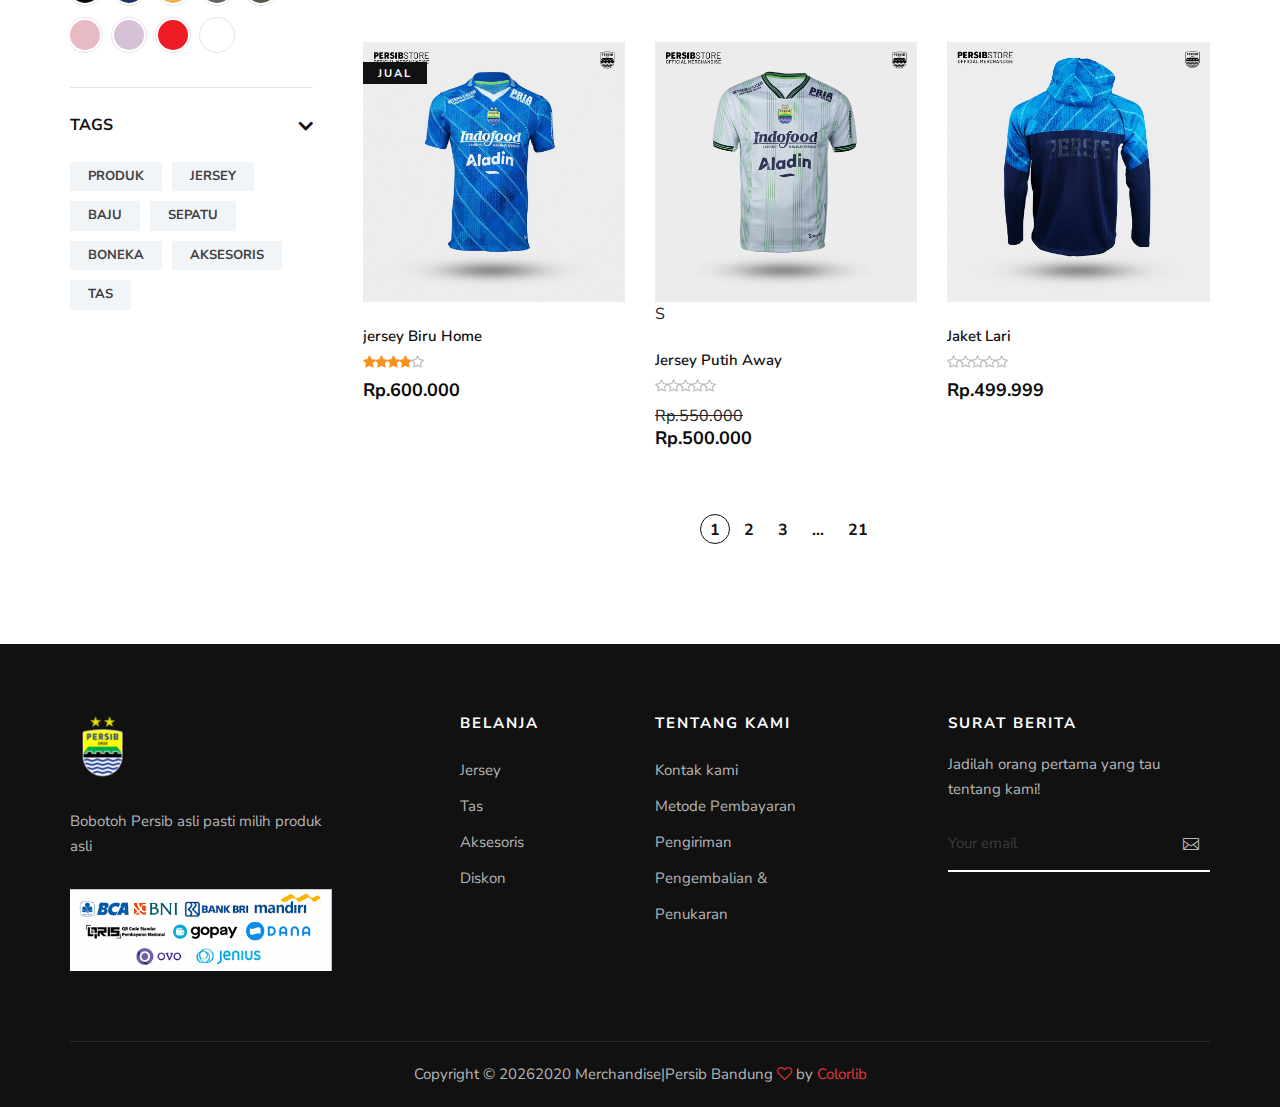
<file: shop.html>
<!DOCTYPE html>
<html lang="zxx">

<head>
    <meta charset="UTF-8">
    <meta name="description" content="Male_Fashion Template">
    <meta name="keywords" content="Male_Fashion, unica, creative, html">
    <meta name="viewport" content="width=device-width, initial-scale=1.0">
    <meta http-equiv="X-UA-Compatible" content="ie=edge">
    <title>Merchandise | PERSIB</title>

    <!-- Google Font -->
    <link href="https://fonts.googleapis.com/css2?family=Nunito+Sans:wght@300;400;600;700;800;900&display=swap"
    rel="stylesheet">

    <!-- Css Styles -->
    <link rel="stylesheet" href="css/bootstrap.min.css" type="text/css">
    <link rel="stylesheet" href="css/font-awesome.min.css" type="text/css">
    <link rel="stylesheet" href="css/elegant-icons.css" type="text/css">
    <link rel="stylesheet" href="css/magnific-popup.css" type="text/css">
    <link rel="stylesheet" href="css/nice-select.css" type="text/css">
    <link rel="stylesheet" href="css/owl.carousel.min.css" type="text/css">
    <link rel="stylesheet" href="css/slicknav.min.css" type="text/css">
    <link rel="stylesheet" href="css/style.css" type="text/css">
</head>

<body>
    <!-- Page Preloder -->
    <div id="preloder">
        <div class="loader"></div>
    </div>

    <!-- Offcanvas Menu Begin -->
    <div class="offcanvas-menu-overlay"></div>
    <div class="offcanvas-menu-wrapper">
        <div class="offcanvas__option">
            <div class="offcanvas__links">
                <a href="#">Masuk </a>
                <a href="#">Bantuan</a>
            </div>
            <div class="offcanvas__top__hover">
                <span>MATA UANG<i class="arrow_carrot-down"></i></span>
                <ul>
                    <li>RP</li>
                    <li>EUR</li>
                    <li>USD</li>
                </ul>
            </div>
        </div>
        <div class="offcanvas__nav__option">
            <a href="#" class="search-switch"><img src="img/icon/search.png" alt=""></a>
            <a href="#"><img src="img/icon/heart.png" alt=""></a>
            <a href="#"><img src="img/icon/cart.png" alt=""> <span>0</span></a>
            <div class="price">Rp.00,0</div>
        </div>
        <div id="mobile-menu-wrap"></div>
        <div class="offcanvas__text">
            <p>Gratis ongkir,30 hari pembelian barang</p>
        </div>
    </div>
    <!-- Offcanvas Menu End -->

    <!-- Header Section Begin -->
    <header class="header">
        <div class="header__top">
            <div class="container">
                <div class="row">
                    <div class="col-lg-6 col-md-7">
                        <div class="header__top__left">
                            <p>Gratis ongkir,30 Hari pembelian barang</p>
                        </div>
                    </div>
                    <div class="col-lg-6 col-md-5">
                        <div class="header__top__right">
                            <div class="header__top__links">
                                <a href="#">Masuk</a>
                                <a href="#">Bantuan</a>
                            </div>
                            <div class="header__top__hover">
                                <span>Mata Uang <i class="arrow_carrot-down"></i></span>
                                <ul>
                                    <li>RP</li>
                                    <li>EUR</li>
                                    <li>USD</li>
                                </ul>
                            </div>
                        </div>
                    </div>
                </div>
            </div>
        </div>
        <div class="container">
            <div class="row">
                <div class="col-lg-3 col-md-3">
                    <div class="header__logo">
                        <a href="./index.html"><img src="img/Persib Bandung.png" alt=""></a>
                    </div>
                </div>
                <div class="col-lg-6 col-md-6">
                    <nav class="header__menu mobile-menu">
                        <ul>
                            <li><a href="./index.html">Beranda</a></li>
                            <li class="active"><a href="./shop.html">Belanja</a></li>
                            <li><a href="#">Halaman</a>
                                <ul class="dropdown">
                                    <li><a href="./about.html">Tentang kita</a></li>
                                    <li><a href="./shop-details.html">Detail Belanja</a></li>
                                    <li><a href="./shopping-cart.html">Keranjang</a></li>
                                    <li><a href="./checkout.html">Check Out</a></li>
                                    <li><a href="./blog-details.html">Blog Details</a></li>
                                </ul>
                            </li>
                            <li><a href="./blog.html">Blog</a></li>
                            <li><a href="./contact.html">Contacts</a></li>
                        </ul>
                    </nav>
                </div>
                <div class="col-lg-3 col-md-3">
                    <div class="header__nav__option">
                        <a href="#" class="search-switch"><img src="img/icon/search.png" alt=""></a>
                        <a href="#"><img src="img/icon/heart.png" alt=""></a>
                        <a href="#"><img src="img/icon/cart.png" alt=""> <span>0</span></a>
                        <div class="price">Rp.00,0</div>
                    </div>
                </div>
            </div>
            <div class="canvas__open"><i class="fa fa-bars"></i></div>
        </div>
    </header>
    <!-- Header Section End -->

    <!-- Breadcrumb Section Begin -->
    <section class="breadcrumb-option">
        <div class="container">
            <div class="row">
                <div class="col-lg-12">
                    <div class="breadcrumb__text">
                        <h4>Belanja</h4>
                        <div class="breadcrumb__links">
                            <a href="./index.html">Beranda</a>
                            <span>Belanja</span>
                        </div>
                    </div>
                </div>
            </div>
        </div>
    </section>
    <!-- Breadcrumb Section End -->

    <!-- Shop Section Begin -->
    <section class="shop spad">
        <div class="container">
            <div class="row">
                <div class="col-lg-3">
                    <div class="shop__sidebar">
                        <div class="shop__sidebar__search">
                            <form action="#">
                                <input type="text" placeholder="Search...">
                                <button type="submit"><span class="icon_search"></span></button>
                            </form>
                        </div>
                        <div class="shop__sidebar__accordion">
                            <div class="accordion" id="accordionExample">
                                <div class="card">
                                    <div class="card-heading">
                                        <a data-toggle="collapse" data-target="#collapseOne">Categories</a>
                                    </div>
                                    <div id="collapseOne" class="collapse show" data-parent="#accordionExample">
                                        <div class="card-body">
                                            <div class="shop__sidebar__categories">
                                                <ul class="nice-scroll">
                                                    <li><a href="#">Laki-Laki (20)</a></li>
                                                    <li><a href="#">Wanita (20)</a></li>
                                                    <li><a href="#">Tas (20)</a></li>
                                                    <li><a href="#">sepatu (20)</a></li>
                                                    <li><a href="#">topi (20)</a></li>
                                                    <li><a href="#">Aksesoris (20)</a></li>
                                                    <li><a href="#">Anak-anak(20)</a></li>
                                                    <li><a href="#">Boneka (20)</a></li>
                                                    <li><a href="#">Anak-anak (20)</a></li>
                                                </ul>
                                            </div>
                                        </div>
                                    </div>
                                </div>
                                <div class="card">
                                    <div class="card-heading">
                                        <a data-toggle="collapse" data-target="#collapseTwo">Produk</a>
                                    </div>
                                    <div id="collapseTwo" class="collapse show" data-parent="#accordionExample">
                                        <div class="card-body">
                                            <div class="shop__sidebar__brand">
                                                <ul>
                                                    <li><a href="#">Jersey original</a></li>
                                                    <li><a href="#">Jersey Replika</a></li>
                                                    <li><a href="#">Tas</a></li>
                                                    <li><a href="#">Aksesoris</a></li>
                                                </ul>
                                            </div>
                                        </div>
                                    </div>
                                </div>
                                <div class="card">
                                    <div class="card-heading">
                                        <a data-toggle="collapse" data-target="#collapseThree">Filter Price</a>
                                    </div>
                                    <div id="collapseThree" class="collapse show" data-parent="#accordionExample">
                                        <div class="card-body">
                                            <div class="shop__sidebar__price">
                                                <ul>
                                                    <li><a href="#">Rp0.00 - Rp50.000</a></li>
                                                    <li><a href="#">Rp50.000 - Rp100.000</a></li>
                                                    <li><a href="#">Rp100.000 - Rp150.000</a></li>
                                                    <li><a href="#">Rp150.000 - Rp200.000</a></li>
                                                    <li><a href="#">Rp200.000 - Rp250.000</a></li>
                                                    <li><a href="#">250.000+</a></li>
                                                </ul>
                                            </div>
                                        </div>
                                    </div>
                                </div>
                                <div class="card">
                                    <div class="card-heading">
                                        <a data-toggle="collapse" data-target="#collapseFour">Size</a>
                                    </div>
                                    <div id="collapseFour" class="collapse show" data-parent="#accordionExample">
                                        <div class="card-body">
                                            <div class="shop__sidebar__size">
                                                <label for="xs">xs
                                                    <input type="radio" id="xs">
                                                </label>
                                                <label for="sm">s
                                                    <input type="radio" id="sm">
                                                </label>
                                                <label for="md">m
                                                    <input type="radio" id="md">
                                                </label>
                                                <label for="xl">xl
                                                    <input type="radio" id="xl">
                                                </label>
                                                <label for="2xl">2xl
                                                    <input type="radio" id="2xl">
                                                </label>
                                                <label for="xxl">xxl
                                                    <input type="radio" id="xxl">
                                                </label>
                                                <label for="3xl">3xl
                                                    <input type="radio" id="3xl">
                                                </label>
                                                <label for="4xl">4xl
                                                    <input type="radio" id="4xl">
                                                </label>
                                            </div>
                                        </div>
                                    </div>
                                </div>
                                <div class="card">
                                    <div class="card-heading">
                                        <a data-toggle="collapse" data-target="#collapseFive">Colors</a>
                                    </div>
                                    <div id="collapseFive" class="collapse show" data-parent="#accordionExample">
                                        <div class="card-body">
                                            <div class="shop__sidebar__color">
                                                <label class="c-1" for="sp-1">
                                                    <input type="radio" id="sp-1">
                                                </label>
                                                <label class="c-2" for="sp-2">
                                                    <input type="radio" id="sp-2">
                                                </label>
                                                <label class="c-3" for="sp-3">
                                                    <input type="radio" id="sp-3">
                                                </label>
                                                <label class="c-4" for="sp-4">
                                                    <input type="radio" id="sp-4">
                                                </label>
                                                <label class="c-5" for="sp-5">
                                                    <input type="radio" id="sp-5">
                                                </label>
                                                <label class="c-6" for="sp-6">
                                                    <input type="radio" id="sp-6">
                                                </label>
                                                <label class="c-7" for="sp-7">
                                                    <input type="radio" id="sp-7">
                                                </label>
                                                <label class="c-8" for="sp-8">
                                                    <input type="radio" id="sp-8">
                                                </label>
                                                <label class="c-9" for="sp-9">
                                                    <input type="radio" id="sp-9">
                                                </label>
                                            </div>
                                        </div>
                                    </div>
                                </div>
                                <div class="card">
                                    <div class="card-heading">
                                        <a data-toggle="collapse" data-target="#collapseSix">Tags</a>
                                    </div>
                                    <div id="collapseSix" class="collapse show" data-parent="#accordionExample">
                                        <div class="card-body">
                                            <div class="shop__sidebar__tags">
                                                <a href="#">Produk</a>
                                                <a href="#">Jersey</a>
                                                <a href="#">Baju</a>
                                                <a href="#">Sepatu</a>
                                                <a href="#">Boneka</a>
                                                <a href="#">Aksesoris</a>
                                                <a href="#">Tas</a>
                                            </div>
                                        </div>
                                    </div>
                                </div>
                            </div>
                        </div>
                    </div>
                </div>
                <div class="col-lg-9">
                    <div class="shop__product__option">
                        <div class="row">
                            <div class="col-lg-6 col-md-6 col-sm-6">
                                <div class="shop__product__option__left">
                                    <p>Memunculkan 1-12 dari 123 Hasil</p>
                                </div>
                            </div>
                            <div class="col-lg-6 col-md-6 col-sm-6">
                                <div class="shop__product__option__right">
                                    <p>Sortier Berdasarkan Harga</p>
                                    <select>
                                        <option value="">Rendah ke Tinggi</option>
                                        <option value="">Rp0 - Rp550.000</option>
                                        <option value="">$300.000 - $100.000</option>
                                    </select>
                                </div>
                            </div>
                        </div>
                    </div>
                    <div class="row">
                        <div class="col-lg-4 col-md-6 col-sm-6">
                            <div class="product__item">
                                <div class="product__item__pic set-bg" data-setbg="img/product/baju3.jpeg">
                                    <ul class="product__hover">
                                        <li><a href="#"><img src="img/icon/heart.png" alt=""></a></li>
                                        <li><a href="#"><img src="img/icon/compare.png" alt=""> <span>Compare</span></a>
                                        </li>
                                        <li><a href="#"><img src="img/icon/search.png" alt=""></a></li>
                                    </ul>
                                </div>
                                <div class="product__item__text">
                                    <h6> Third Jersey </h6>
                                    <a href="#" class="ad-cart">+ Masukan keranjang</a>
                                    <div class="rating">
                                        <i class="fa fa-star"></i>
                                        <i class="fa fa-star"></i>
                                        <i class="fa fa-star"></i>
                                        <i class="fa fa-star"></i>
                                        <i class="fa fa-star-o"></i>
                                    </div>
                                    <h5>Rp.450.000</h5>
                                    <div class="product__color__select">
                                        <label for="pc-4">
                                            <input type="radio" id="pc-4">
                                        </label>
                                        <label class="active black" for="pc-5">
                                            <input type="radio" id="pc-5">
                                        </label>
                                        <label class="grey" for="pc-6">
                                            <input type="radio" id="pc-6">
                                        </label>
                                    </div>
                                </div>
                            </div>
                        </div>
                        <div class="col-lg-4 col-md-6 col-sm-6">
                            <div class="product__item sale">
                                <div class="product__item__pic set-bg" data-setbg="img/product/boneka.jpeg">
                                    <span class="label">Jual</span>
                                    <ul class="product__hover">
                                        <li><a href="#"><img src="img/icon/heart.png" alt=""></a></li>
                                        <li><a href="#"><img src="img/icon/compare.png" alt=""> <span>Bandingkan</span></a>
                                        </li>
                                        <li><a href="#"><img src="img/icon/search.png" alt=""></a></li>
                                    </ul>
                                </div>
                                <div class="product__item__text">
                                    <h6>Bokena prabu</h6>
                                    <a href="#" class="add-cart">+ Masukan keranjang</a>
                                    <div class="rating">
                                        <i class="fa fa-star"></i>
                                        <i class="fa fa-star"></i>
                                        <i class="fa fa-star"></i>
                                        <i class="fa fa-star"></i>
                                        <i class="fa fa-star-o"></i>
                                    </div>
                                    <h5>Rp.40.000</h5>
                                    <div class="product__color__select">
                                        <label for="pc-7">
                                            <input type="radio" id="pc-7">
                                        </label>
                                        <label class="active black" for="pc-8">
                                            <input type="radio" id="pc-8">
                                        </label>
                                        <label class="grey" for="pc-9">
                                            <input type="radio" id="pc-9">
                                        </label>
                                    </div>
                                </div>
                            </div>
                        </div>
                        <div class="col-lg-4 col-md-6 col-sm-6">
                            <div class="product__item">
                                <div class="product__item__pic set-bg" data-setbg="img/product/bajukipput.jpeg">
                                    <ul class="product__hover">
                                        <li><a href="#"><img src="img/icon/heart.png" alt=""></a></li>
                                        <li><a href="#"><img src="img/icon/compare.png" alt=""> <span>Compare</span></a>
                                        </li>
                                        <li><a href="#"><img src="img/icon/search.png" alt=""></a></li>
                                    </ul>
                                </div>
                                <div class="product__item__text">
                                    <h6>Baju Kiper Putih</h6>
                                    <a href="#" class="add-cart">+ Masukan keranjang</a>
                                    <div class="rating">
                                        <i class="fa fa-star-o"></i>
                                        <i class="fa fa-star-o"></i>
                                        <i class="fa fa-star-o"></i>
                                        <i class="fa fa-star-o"></i>
                                        <i class="fa fa-star-o"></i>
                                    </div>
                                    <h5>Rp.400.000</h5>
                                    <div class="product__color__select">
                                        <label for="pc-10">
                                            <input type="radio" id="pc-10">
                                        </label>
                                        <label class="active black" for="pc-11">
                                            <input type="radio" id="pc-11">
                                        </label>
                                        <label class="grey" for="pc-12">
                                            <input type="radio" id="pc-12">
                                        </label>
                                    </div>
                                </div>
                            </div>
                        </div>
                        <div class="col-lg-4 col-md-6 col-sm-6">
                            <div class="product__item sale">
                                <div class="product__item__pic set-bg" data-setbg="img/product/bajupolo.jpeg">
                                    <span class="label">Jual</span>
                                    <ul class="product__hover">
                                        <li><a href="#"><img src="img/icon/heart.png" alt=""></a></li>
                                        <li><a href="#"><img src="img/icon/compare.png" alt=""> <span>Bandingkan</span></a>
                                        </li>
                                        <li><a href="#"><img src="img/icon/search.png" alt=""></a></li>
                                    </ul>
                                </div>
                                <div class="product__item__text">
                                    <h6>Kaos Polo</h6>
                                    <a href="#" class="add-cart">+ Masukan keranjang</a>
                                    <div class="rating">
                                        <i class="fa fa-star"></i>
                                        <i class="fa fa-star"></i>
                                        <i class="fa fa-star"></i>
                                        <i class="fa fa-star"></i>
                                        <i class="fa fa-star-o"></i>
                                    </div>
                                    <h5>Rp.299.999</h5>
                                    <div class="product__color__select">
                                        <label for="pc-16">
                                            <input type="radio" id="pc-16">
                                        </label>
                                        <label class="active black" for="pc-17">
                                            <input type="radio" id="pc-17">
                                        </label>
                                        <label class="grey" for="pc-18">
                                            <input type="radio" id="pc-18">
                                        </label>
                                    </div>
                                </div>
                            </div>
                        </div>
                        <div class="col-lg-4 col-md-6 col-sm-6">
                            <div class="product__item">
                                <div class="product__item__pic set-bg" data-setbg="img/product/laat.jpeg">
                                    <ul class="product__hover">
                                        <li><a href="#"><img src="img/icon/heart.png" alt=""></a></li>
                                        <li><a href="#"><img src="img/icon/compare.png" alt=""> <span>Bandingkan</span></a>
                                        </li>
                                        <li><a href="#"><img src="img/icon/search.png" alt=""></a></li>
                                    </ul>
                                </div>
                                <div class="product__item__text">
                                    <h6>Jersey Training Putih Home</h6>
                                    <a href="#" class="add-cart">+ masukan keranjang</a>
                                    <div class="rating">
                                        <i class="fa fa-star-o"></i>
                                        <i class="fa fa-star-o"></i>
                                        <i class="fa fa-star-o"></i>
                                        <i class="fa fa-star-o"></i>
                                        <i class="fa fa-star-o"></i>
                                    </div>
                                    <h5>Rp.300.000</h5>
                                    <div class="product__color__select">
                                        <label for="pc-19">
                                            <input type="radio" id="pc-19">
                                        </label>
                                        <label class="active black" for="pc-20">
                                            <input type="radio" id="pc-20">
                                        </label>
                                        <label class="grey" for="pc-21">
                                            <input type="radio" id="pc-21">
                                        </label>
                                    </div>
                                </div>
                            </div>
                        </div>
                        <div class="col-lg-4 col-md-6 col-sm-6">
                            <div class="product__item">
                                <div class="product__item__pic set-bg" data-setbg="img/product/pp.jpeg">
                                    <ul class="product__hover">
                                        <li><a href="#"><img src="img/icon/heart.png" alt=""></a></li>
                                        <li><a href="#"><img src="img/icon/compare.png" alt=""> <span>Bandingkan</span></a>
                                        </li>
                                        <li><a href="#"><img src="img/icon/search.png" alt=""></a></li>
                                    </ul>
                                </div>
                                <div class="product__item__text">
                                    <h6>Jersey Kiper kuning</h6>
                                    <a href="#" class="add-cart">+ Masukan keranjang</a>
                                    <div class="rating">
                                        <i class="fa fa-star-o"></i>
                                        <i class="fa fa-star-o"></i>
                                        <i class="fa fa-star-o"></i>
                                        <i class="fa fa-star-o"></i>
                                        <i class="fa fa-star-o"></i>
                                    </div>
                                    <h5>Rp.400.000</h5>
                                    <div class="product__color__select">
                                        <label for="pc-22">
                                            <input type="radio" id="pc-22">
                                        </label>
                                        <label class="active black" for="pc-23">
                                            <input type="radio" id="pc-23">
                                        </label>
                                        <label class="grey" for="pc-24">
                                            <input type="radio" id="pc-24">
                                        </label>
                                    </div>
                                </div>
                            </div>
                        </div>
                        <div class="col-lg-4 col-md-6 col-sm-6">
                            <div class="product__item">
                                <div class="product__item__pic set-bg" data-setbg="img/product/madin.jpeg">
                                    <ul class="product__hover">
                                        <li><a href="#"><img src="img/icon/heart.png" alt=""></a></li>
                                        <li><a href="#"><img src="img/icon/compare.png" alt=""> <span>Bandingkan</span></a>
                                        </li>
                                        <li><a href="#"><img src="img/icon/search.png" alt=""></a></li>
                                    </ul>
                                </div>
                                <div class="product__item__text">
                                    <h6>Baju Rugby Tees Persib X Cosmic</h6>
                                    <a href="#" class="add-cart">+ Masukan keranjang</a>
                                    <div class="rating">
                                        <i class="fa fa-star-o"></i>
                                        <i class="fa fa-star-o"></i>
                                        <i class="fa fa-star-o"></i>
                                        <i class="fa fa-star-o"></i>
                                        <i class="fa fa-star-o"></i>
                                    </div>
                                    <h5>Rp.250.000</h5>
                                    <div class="product__color__select">
                                        <label for="pc-25">
                                            <input type="radio" id="pc-25">
                                        </label>
                                        <label class="active black" for="pc-26">
                                            <input type="radio" id="pc-26">
                                        </label>
                                        <label class="grey" for="pc-27">
                                            <input type="radio" id="pc-27">
                                        </label>
                                    </div>
                                </div>
                            </div>
                        </div>
                        <div class="col-lg-4 col-md-6 col-sm-6">
                            <div class="product__item sale">
                                <div class="product__item__pic set-bg" data-setbg="img/product/tas.jpeg">
                                    <span class="label">Jual</span>
                                    <ul class="product__hover">
                                        <li><a href="#"><img src="img/icon/heart.png" alt=""></a></li>
                                        <li><a href="#"><img src="img/icon/compare.png" alt=""> <span>Bandingkan</span></a>
                                        </li>
                                        <li><a href="#"><img src="img/icon/search.png" alt=""></a></li>
                                    </ul>
                                </div>
                                <div class="product__item__text">
                                    <h6>Tas Clasic Hitam</h6>
                                    <a href="#" class="add-cart">+ Masukan keranjang </a>
                                    <div class="rating">
                                        <i class="fa fa-star"></i>
                                        <i class="fa fa-star"></i>
                                        <i class="fa fa-star"></i>
                                        <i class="fa fa-star"></i>
                                        <i class="fa fa-star-o"></i>
                                    </div>
                                    <h5>Rp.180.000</h5>
                                    <div class="product__color__select">
                                        <label for="pc-28">
                                            <input type="radio" id="pc-28">
                                        </label>
                                        <label class="active black" for="pc-29">
                                            <input type="radio" id="pc-29">
                                        </label>
                                        <label class="grey" for="pc-30">
                                            <input type="radio" id="pc-30">
                                        </label>
                                    </div>
                                </div>
                            </div>
                        </div>
                        <div class="col-lg-4 col-md-6 col-sm-6">
                            <div class="product__item">
                                <div class="product__item__pic set-bg" data-setbg="img/product/top.jpeg">
                                    <ul class="product__hover">
                                        <li><a href="#"><img src="img/icon/heart.png" alt=""></a></li>
                                        <li><a href="#"><img src="img/icon/compare.png" alt=""> <span>Bandingkan</span></a>
                                        </li>
                                        <li><a href="#"><img src="img/icon/search.png" alt=""></a></li>
                                    </ul>
                                </div>
                                <div class="product__item__text">
                                    <h6>Topi Pangeran Biru</h6>
                                    <a href="#" class="add-cart">+ Masukan keranjang</a>
                                    <div class="rating">
                                        <i class="fa fa-star-o"></i>
                                        <i class="fa fa-star-o"></i>
                                        <i class="fa fa-star-o"></i>
                                        <i class="fa fa-star-o"></i>
                                        <i class="fa fa-star-o"></i>
                                    </div>
                                    <h5>Rp.75.000</h5>
                                    <div class="product__color__select">
                                        <label for="pc-31">
                                            <input type="radio" id="pc-31">
                                        </label>
                                        <label class="active black" for="pc-32">
                                            <input type="radio" id="pc-32">
                                        </label>
                                        <label class="grey" for="pc-33">
                                            <input type="radio" id="pc-33">
                                        </label>
                                    </div>
                                </div>
                            </div>
                        </div>
                        <div class="col-lg-4 col-md-6 col-sm-6">
                            <div class="product__item sale">
                                <div class="product__item__pic set-bg" data-setbg="img/product/iyu.jpeg">
                                    <span class="label">Jual</span>
                                    <ul class="product__hover">
                                        <li><a href="#"><img src="img/icon/heart.png" alt=""></a></li>
                                        <li><a href="#"><img src="img/icon/compare.png" alt=""> <span>Bandingkan</span></a>
                                        </li>
                                        <li><a href="#"><img src="img/icon/search.png" alt=""></a></li>
                                    </ul>
                                </div>
                                <div class="product__item__text">
                                    <h6>jersey Biru Home</h6>
                                    <a href="#" class="add-cart">+ masukan keranjang</a>
                                    <div class="rating">
                                        <i class="fa fa-star"></i>
                                        <i class="fa fa-star"></i>
                                        <i class="fa fa-star"></i>
                                        <i class="fa fa-star"></i>
                                        <i class="fa fa-star-o"></i>
                                    </div>
                                    <h5>Rp.600.000</h5>
                                    <div class="product__color__select">
                                        <label for="pc-34">
                                            <input type="radio" id="pc-34">
                                        </label>
                                        <label class="active black" for="pc-35">
                                            <input type="radio" id="pc-35">
                                        </label>
                                        <label class="grey" for="pc-36">
                                            <input type="radio" id="pc-36">
                                        </label>
                                    </div>
                                </div>
                            </div>
                        </div>
                        <div class="col-lg-4 col-md-6 col-sm-6">
                            <div class="product__item">
                                <div class="product__item__pic set-bg" data-setbg="img/shop-details/depan.jpeg">
                                    <ul class="product__hover">
                                        <li><a href="#"><img src="img/icon/heart.png" alt=""></a></li>
                                        <li><a href="#"><img src="img/icon/compare.png" alt=""> <span>Bandingkan</span></a>
                                        </li>
                                        <li><a href="#"><img src="img/icon/search.png" alt=""></a></li>
                                    </ul>
                                </div>S
                                <div class="product__item__text">
                                    <h6>Jersey Putih Away </h6>
                                    <a href="#" class="add-cart">+ Masukan keranjang</a>
                                    <div class="rating">
                                        <i class="fa fa-star-o"></i>
                                        <i class="fa fa-star-o"></i>
                                        <i class="fa fa-star-o"></i>
                                        <i class="fa fa-star-o"></i>
                                        <i class="fa fa-star-o"></i>
                                    </div>
                                    <h10><s>Rp.550.000</s></h10><br><h5>Rp.500.000</h5>
                                    <div class="product__color__select">
                                        <label for="pc-37">
                                            <input type="radio" id="pc-37">
                                        </label>
                                        <label class="active black" for="pc-38">
                                            <input type="radio" id="pc-38">
                                        </label>
                                        <label class="grey" for="pc-39">
                                            <input type="radio" id="pc-39">
                                        </label>
                                    </div>
                                </div>
                            </div>
                        </div>
                        <div class="col-lg-4 col-md-6 col-sm-6">
                            <div class="product__item">
                                <div class="product__item__pic set-bg" data-setbg="img/product/jkt.jpeg">
                                    <ul class="product__hover">
                                        <li><a href="#"><img src="img/icon/heart.png" alt=""></a></li>
                                        <li><a href="#"><img src="img/icon/compare.png" alt=""> <span>Bandingkan</span></a>
                                        </li>
                                        <li><a href="#"><img src="img/icon/search.png" alt=""></a></li>
                                    </ul>
                                </div>
                                <div class="product__item__text">
                                    <h6>Jaket Lari</h6>
                                    <a href="#" class="add-cart">+ Masukan keranjang</a>
                                    <div class="rating">
                                        <i class="fa fa-star-o"></i>
                                        <i class="fa fa-star-o"></i>
                                        <i class="fa fa-star-o"></i>
                                        <i class="fa fa-star-o"></i>
                                        <i class="fa fa-star-o"></i>
                                    </div>
                                    <h5>Rp.499.999</h5>
                                    <div class="product__color__select">
                                        <label for="pc-40">
                                            <input type="radio" id="pc-40">
                                        </label>
                                        <label class="active black" for="pc-41">
                                            <input type="radio" id="pc-41">
                                        </label>
                                        <label class="grey" for="pc-42">
                                            <input type="radio" id="pc-42">
                                        </label>
                                    </div>
                                </div>
                            </div>
                        </div>
                    </div>
                    <div class="row">
                        <div class="col-lg-12">
                            <div class="product__pagination">
                                <a class="active" href="#">1</a>
                                <a href="#">2</a>
                                <a href="#">3</a>
                                <span>...</span>
                                <a href="#">21</a>
                            </div>
                        </div>
                    </div>
                </div>
            </div>
        </div>
    </section>
    <!-- Shop Section End -->

    <!-- Footer Section Begin -->
    <footer class="footer">
        <div class="container">
            <div class="row">
                <div class="col-lg-3 col-md-6 col-sm-6">
                    <div class="footer__about">
                        <div class="footer__logo">
                            <a href="#"><img src="img/Persib Bandung.png" alt=""></a>
                        </div>
                        <p>Bobotoh Persib asli pasti milih produk asli</p>
                        <a href="#"><img src="img/payment.png" alt=""></a>
                    </div>
                </div>
                <div class="col-lg-2 offset-lg-1 col-md-3 col-sm-6">
                    <div class="footer__widget">
                        <h6>Belanja</h6>
                        <ul>
                            <li><a href="#">Jersey</a></li>
                            <li><a href="#">Tas </a></li>
                            <li><a href="#">Aksesoris</a></li>
                            <li><a href="#">Diskon</a></li>
                        </ul>
                    </div>
                </div>
                <div class="col-lg-2 col-md-3 col-sm-6">
                    <div class="footer__widget">
                        <h6>Tentang kami</h6>
                        <ul>
                            <li><a href="#">Kontak kami </a></li>
                            <li><a href="#">Metode Pembayaran</a></li>
                            <li><a href="#">Pengiriman</a></li>
                            <li><a href="#">Pengembalian & Penukaran</a></li>
                        </ul>
                    </div>
                </div>
                <div class="col-lg-3 offset-lg-1 col-md-6 col-sm-6">
                    <div class="footer__widget">
                        <h6>Surat berita</h6>
                        <div class="footer__newslatter">
                            <p>Jadilah orang pertama yang tau tentang kami!</p>
                            <form action="#">
                                <input type="text" placeholder="Your email">
                                <button type="submit"><span class="icon_mail_alt"></span></button>
                            </form>
                        </div>
                    </div>
                </div>
            </div>
            <div class="row">
                <div class="col-lg-12 text-center">
                    <div class="footer__copyright__text">
                        <!-- Link back to Colorlib can't be removed. Template is licensed under CC BY 3.0. -->
                        <p>Copyright ©
                            <script>
                                document.write(new Date().getFullYear());
                            </script>2020
                            Merchandise|Persib Bandung <i class="fa fa-heart-o"
                            aria-hidden="true"></i> by <a href="https://colorlib.com" target="_blank">Colorlib</a>
                        </p>
                        <!-- Link back to Colorlib can't be removed. Template is licensed under CC BY 3.0. -->
                    </div>
                </div>
            </div>
        </div>
    </footer>
    <!-- Footer Section End -->

    <!-- Search Begin -->
    <div class="search-model">
        <div class="h-100 d-flex align-items-center justify-content-center">
            <div class="search-close-switch">+</div>
            <form class="search-model-form">
                <input type="text" id="search-input" placeholder="Search here.....">
            </form>
        </div>
    </div>
    <!-- Search End -->

    <!-- Js Plugins -->
    <script src="js/jquery-3.3.1.min.js"></script>
    <script src="js/bootstrap.min.js"></script>
    <script src="js/jquery.nice-select.min.js"></script>
    <script src="js/jquery.nicescroll.min.js"></script>
    <script src="js/jquery.magnific-popup.min.js"></script>
    <script src="js/jquery.countdown.min.js"></script>
    <script src="js/jquery.slicknav.js"></script>
    <script src="js/mixitup.min.js"></script>
    <script src="js/owl.carousel.min.js"></script>
    <script src="js/main.js"></script>
</body>

</html>
</file>
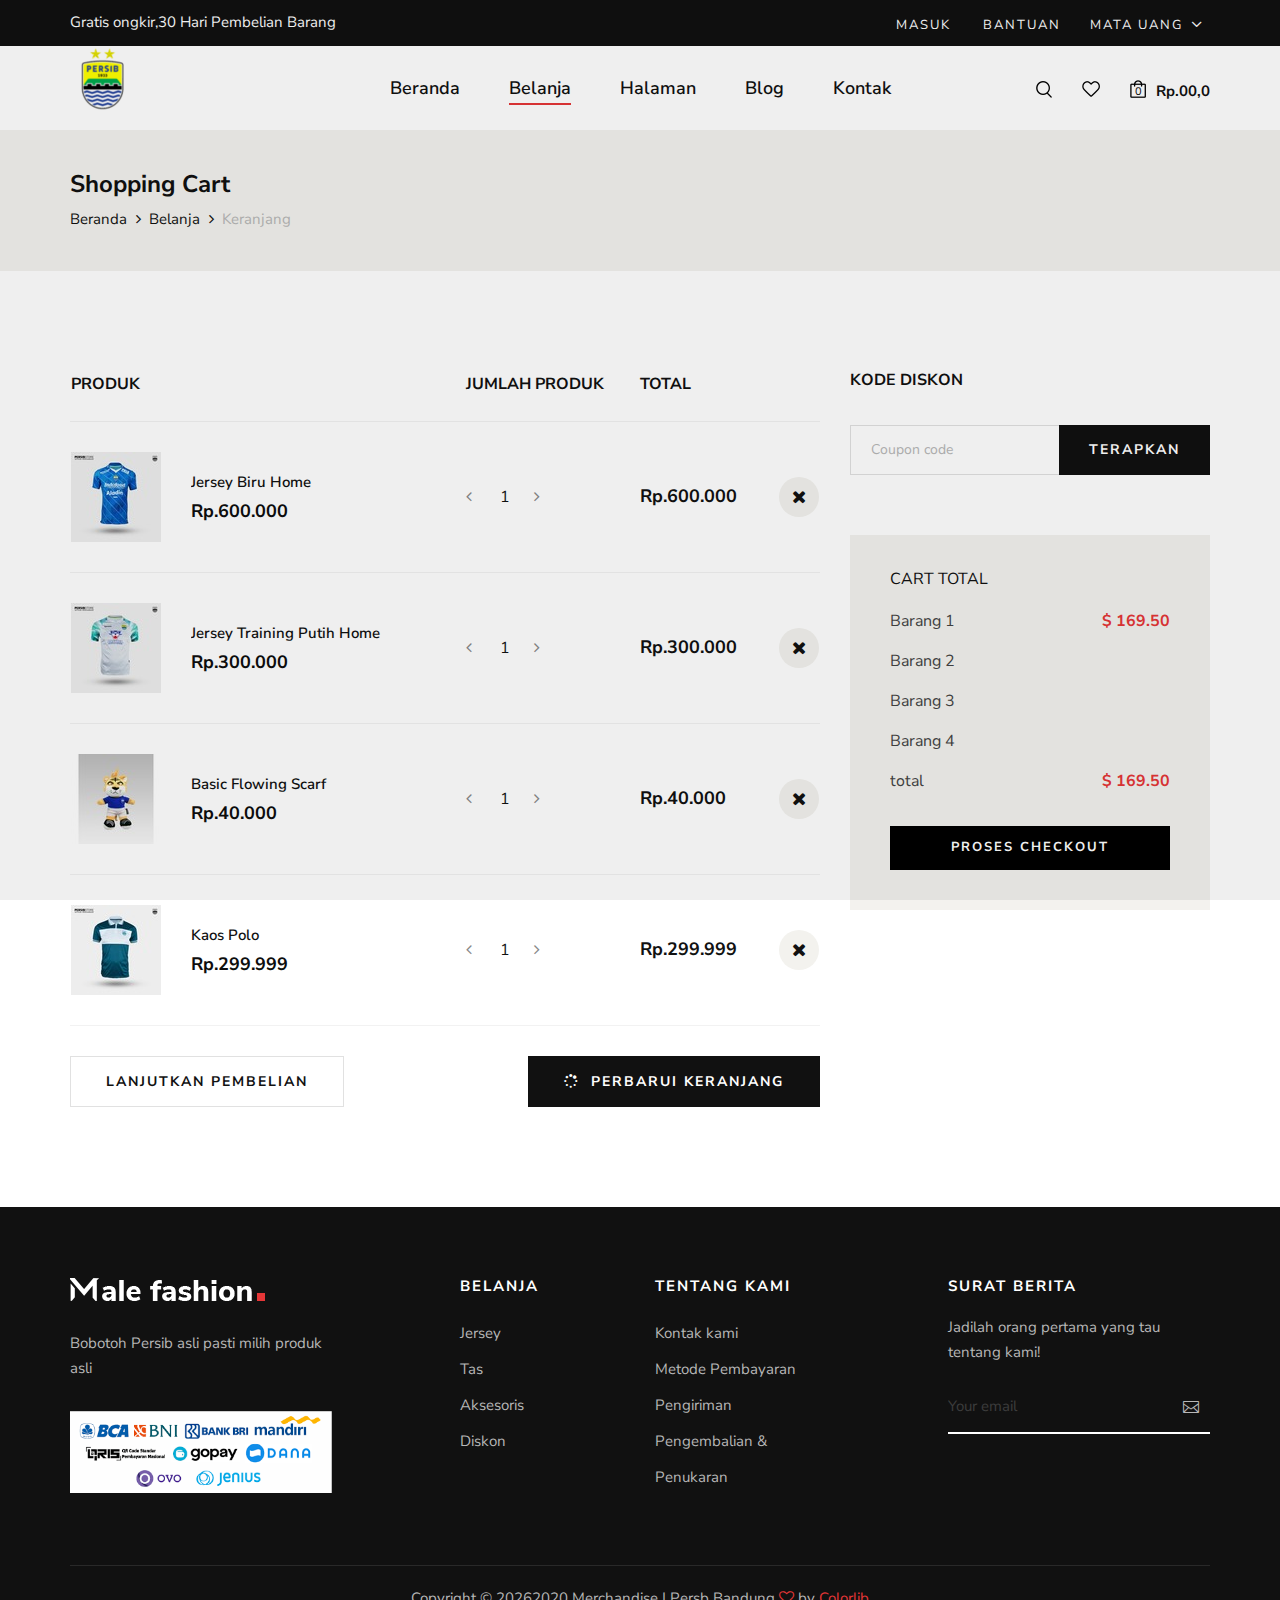
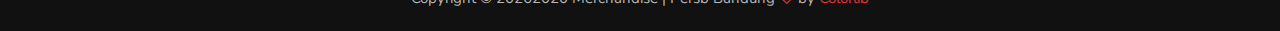
<file: shopping-cart.html>
<!DOCTYPE html>
<html lang="zxx">

<head>
    <meta charset="UTF-8">
    <meta name="description" content="Male_Fashion Template">
    <meta name="keywords" content="Male_Fashion, unica, creative, html">
    <meta name="viewport" content="width=device-width, initial-scale=1.0">
    <meta http-equiv="X-UA-Compatible" content="ie=edge">
    <title>Male-Fashion | Template</title>

    <!-- Google Font -->
    <link href="https://fonts.googleapis.com/css2?family=Nunito+Sans:wght@300;400;600;700;800;900&display=swap"
    rel="stylesheet">

    <!-- Css Styles -->
    <link rel="stylesheet" href="css/bootstrap.min.css" type="text/css">
    <link rel="stylesheet" href="css/font-awesome.min.css" type="text/css">
    <link rel="stylesheet" href="css/elegant-icons.css" type="text/css">
    <link rel="stylesheet" href="css/magnific-popup.css" type="text/css">
    <link rel="stylesheet" href="css/nice-select.css" type="text/css">
    <link rel="stylesheet" href="css/owl.carousel.min.css" type="text/css">
    <link rel="stylesheet" href="css/slicknav.min.css" type="text/css">
    <link rel="stylesheet" href="css/style.css" type="text/css">
</head>

<body>
    <!-- Page Preloder -->
    <div id="preloder">
        <div class="loader"></div>
    </div>

    <!-- Offcanvas Menu Begin -->
    <div class="offcanvas-menu-overlay"></div>
    <div class="offcanvas-menu-wrapper">
        <div class="offcanvas__option">
            <div class="offcanvas__links">
                <a href="#">Masuk</a>
                <a href="#">Bantuan</a>
            </div>
            <div class="offcanvas__top__hover">
                <span>Mata Uang <i class="arrow_carrot-down"></i></span>
                <ul>
                    <li>RP</li>
                    <li>EUR</li>
                    <li>USD</li>
                </ul>
            </div>
        </div>
        <div class="offcanvas__nav__option">
            <a href="#" class="search-switch"><img src="img/icon/search.png" alt=""></a>
            <a href="#"><img src="img/icon/heart.png" alt=""></a>
            <a href="#"><img src="img/icon/cart.png" alt=""> <span>0</span></a>
            <div class="price">Rp.00,0</div>
        </div>
        <div id="mobile-menu-wrap"></div>
        <div class="offcanvas__text">
            <p>Gratis ongkir,30 Hari Pembelian Barang</p>
        </div>
    </div>
    <!-- Offcanvas Menu End -->

    <!-- Header Section Begin -->
    <header class="header">
        <div class="header__top">
            <div class="container">
                <div class="row">
                    <div class="col-lg-6 col-md-7">
                        <div class="header__top__left">
                            <p>Gratis ongkir,30 Hari Pembelian Barang</p>
                        </div>
                    </div>
                    <div class="col-lg-6 col-md-5">
                        <div class="header__top__right">
                            <div class="header__top__links">
                                <a href="#">Masuk</a>
                                <a href="#">Bantuan</a>
                            </div>
                            <div class="header__top__hover">
                                <span>MATA UANG <i class="arrow_carrot-down"></i></span>
                                <ul>
                                    <li>RP</li>
                                    <li>EUR</li>
                                    <li>USD</li>
                                </ul>
                            </div>
                        </div>
                    </div>
                </div>
            </div>
        </div>
        <div class="container">
            <div class="row">
                <div class="col-lg-3 col-md-3">
                    <div class="header__logo">
                        <a href="./index.html"><img src="img/Persib Bandung.png" alt=""></a>
                    </div>
                </div>
                <div class="col-lg-6 col-md-6">
                    <nav class="header__menu mobile-menu">
                        <ul>
                            <li><a href="./index.html">Beranda</a></li>
                            <li class="active"><a href="./shop.html">Belanja</a></li>
                            <li><a href="#">Halaman</a>
                                <ul class="dropdown">
                                    <li><a href="./about.html">Tentang kami</a></li>
                                    <li><a href="./shop-details.html">Detail Belanja </a></li>
                                    <li><a href="./shopping-cart.html">Keranjang</a></li>
                                    <li><a href="./checkout.html">Check Out</a></li>
                                    <li><a href="./blog-details.html">Blog Details</a></li>
                                </ul>
                            </li>
                            <li><a href="./blog.html">Blog</a></li>
                            <li><a href="./contact.html">Kontak</a></li>
                        </ul>
                    </nav>
                </div>
                <div class="col-lg-3 col-md-3">
                    <div class="header__nav__option">
                        <a href="#" class="search-switch"><img src="img/icon/search.png" alt=""></a>
                        <a href="#"><img src="img/icon/heart.png" alt=""></a>
                        <a href="#"><img src="img/icon/cart.png" alt=""> <span>0</span></a>
                        <div class="price">Rp.00,0</div>
                    </div>
                </div>
            </div>
            <div class="canvas__open"><i class="fa fa-bars"></i></div>
        </div>
    </header>
    <!-- Header Section End -->

    <!-- Breadcrumb Section Begin -->
    <section class="breadcrumb-option">
        <div class="container">
            <div class="row">
                <div class="col-lg-12">
                    <div class="breadcrumb__text">
                        <h4>Shopping Cart</h4>
                        <div class="breadcrumb__links">
                            <a href="./index.html">Beranda</a>
                            <a href="./shop.html">Belanja</a>
                            <span>Keranjang</span>
                        </div>
                    </div>
                </div>
            </div>
        </div>
    </section>
    <!-- Breadcrumb Section End -->

    <!-- Shopping Cart Section Begin -->
    <section class="shopping-cart spad">
        <div class="container">
            <div class="row">
                <div class="col-lg-8">
                    <div class="shopping__cart__table">
                        <table>
                            <thead>
                                <tr>
                                    <th>Produk</th>
                                    <th>Jumlah Produk</th>
                                    <th>Total</th>
                                    <th></th>
                                </tr>
                            </thead>
                            <tbody>
                                <tr>
                                    <td class="product__cart__item">
                                        <div class="product__cart__item__pic">
                                            <img src="img/shopping-cart/iyu (1).jpeg" alt="">
                                        </div>
                                        <div class="product__cart__item__text">
                                            <h6>Jersey Biru Home</h6>
                                            <h5>Rp.600.000</h5>
                                        </div>
                                    </td>
                                    <td class="quantity__item">
                                        <div class="quantity">
                                            <div class="pro-qty-2">
                                                <input type="text" value="1">
                                            </div>
                                        </div>
                                    </td>
                                    <td class="cart__price">Rp.600.000</td>
                                    <td class="cart__close"><i class="fa fa-close"></i></td>
                                </tr>
                                <tr>
                                    <td class="product__cart__item">
                                        <div class="product__cart__item__pic">
                                            <img src="img/shopping-cart/laat (1).jpeg" alt="">
                                        </div>
                                        <div class="product__cart__item__text">
                                            <h6>Jersey Training Putih Home</h6>
                                            <h5>Rp.300.000</h5>
                                        </div>
                                    </td>
                                    <td class="quantity__item">
                                        <div class="quantity">
                                            <div class="pro-qty-2">
                                                <input type="text" value="1">
                                            </div>
                                        </div>
                                    </td>
                                    <td class="cart__price">Rp.300.000</td>
                                    <td class="cart__close"><i class="fa fa-close"></i></td>
                                </tr>
                                <tr>
                                    <td class="product__cart__item">
                                        <div class="product__cart__item__pic">
                                            <img src="img/shopping-cart/boneka (1).jpeg" alt="">
                                        </div>
                                        <div class="product__cart__item__text">
                                            <h6>Basic Flowing Scarf</h6>
                                            <h5>Rp.40.000</h5>
                                        </div>
                                    </td>
                                    <td class="quantity__item">
                                        <div class="quantity">
                                            <div class="pro-qty-2">
                                                <input type="text" value="1">
                                            </div>
                                        </div>
                                    </td>
                                    <td class="cart__price">Rp.40.000</td>
                                    <td class="cart__close"><i class="fa fa-close"></i></td>
                                </tr>
                                <tr>
                                    <td class="product__cart__item">
                                        <div class="product__cart__item__pic">
                                            <img src="img/shopping-cart/bajupolo (1).jpeg" alt="">
                                        </div>
                                        <div class="product__cart__item__text">
                                            <h6>Kaos Polo</h6>
                                            <h5>Rp.299.999</h5>
                                        </div>
                                    </td>
                                    <td class="quantity__item">
                                        <div class="quantity">
                                            <div class="pro-qty-2">
                                                <input type="text" value="1">
                                            </div>
                                        </div>
                                    </td>
                                    <td class="cart__price">Rp.299.999</td>
                                    <td class="cart__close"><i class="fa fa-close"></i></td>
                                </tr>
                            </tbody>
                        </table>
                    </div>
                    <div class="row">
                        <div class="col-lg-6 col-md-6 col-sm-6">
                            <div class="continue__btn">
                                <a href="#">Lanjutkan Pembelian</a>
                            </div>
                        </div>
                        <div class="col-lg-6 col-md-6 col-sm-6">
                            <div class="continue__btn update__btn">
                                <a href="#"><i class="fa fa-spinner"></i> Perbarui Keranjang</a>
                            </div>
                        </div>
                    </div>
                </div>
                <div class="col-lg-4">
                    <div class="cart__discount">
                        <h6>Kode Diskon</h6>
                        <form action="#">
                            <input type="text" placeholder="Coupon code">
                            <button type="submit">Terapkan</button>
                        </form>
                    </div>
                    <div class="cart__total">
                        <h6>Cart total</h6>
                        <ul>
                            <li>Barang 1 <span>$ 169.50</span></li>
                            <li>Barang 2 <span></span></li>
                            <li>Barang 3 <span></span></li>
                            <li>Barang 4 <span></span></li>
                            <li>total <span>$ 169.50</span></li>
                        </ul>
                        <a href="#" class="primary-btn">Proses checkout</a>
                    </div>
                </div>
            </div>
        </div>
    </section>
    <!-- Shopping Cart Section End -->

    <!-- Footer Section Begin -->
    <footer class="footer">
        <div class="container">
            <div class="row">
                <div class="col-lg-3 col-md-6 col-sm-6">
                    <div class="footer__about">
                        <div class="footer__logo">
                            <a href="#"><img src="img/footer-logo.png" alt=""></a>
                        </div>
                        <p>Bobotoh Persib asli pasti milih produk asli</p>
                        <a href="#"><img src="img/payment.png" alt=""></a>
                    </div>
                </div>
                <div class="col-lg-2 offset-lg-1 col-md-3 col-sm-6">
                    <div class="footer__widget">
                        <h6>Belanja</h6>
                        <ul>
                            <li><a href="#">Jersey</a></li>
                            <li><a href="#">Tas</a></li>
                            <li><a href="#">Aksesoris</a></li>
                            <li><a href="#">Diskon</a></li>
                        </ul>
                    </div>
                </div>
                <div class="col-lg-2 col-md-3 col-sm-6">
                    <div class="footer__widget">
                        <h6>Tentang Kami</h6>
                        <ul>
                            <li><a href="#">Kontak kami</a></li>
                            <li><a href="#">Metode Pembayaran</a></li>
                            <li><a href="#">Pengiriman</a></li>
                            <li><a href="#">Pengembalian & Penukaran</a></li>
                        </ul>
                    </div>
                </div>
                <div class="col-lg-3 offset-lg-1 col-md-6 col-sm-6">
                    <div class="footer__widget">
                        <h6>Surat Berita</h6>
                        <div class="footer__newslatter">
                            <p>Jadilah orang pertama yang tau tentang kami!</p>
                            <form action="#">
                                <input type="text" placeholder="Your email">
                                <button type="submit"><span class="icon_mail_alt"></span></button>
                            </form>
                        </div>
                    </div>
                </div>
            </div>
            <div class="row">
                <div class="col-lg-12 text-center">
                    <div class="footer__copyright__text">
                        <!-- Link back to Colorlib can't be removed. Template is licensed under CC BY 3.0. -->
                        <p>Copyright ©
                            <script>
                                document.write(new Date().getFullYear());
                            </script>2020
                            Merchandise | Persb Bandung <i class="fa fa-heart-o"
                            aria-hidden="true"></i> by <a href="https://colorlib.com" target="_blank">Colorlib</a>
                        </p>
                        <!-- Link back to Colorlib can't be removed. Template is licensed under CC BY 3.0. -->
                    </div>
                </div>
            </div>
        </div>
    </footer>
    <!-- Footer Section End -->

    <!-- Search Begin -->
    <div class="search-model">
        <div class="h-100 d-flex align-items-center justify-content-center">
            <div class="search-close-switch">+</div>
            <form class="search-model-form">
                <input type="text" id="search-input" placeholder="Search here.....">
            </form>
        </div>
    </div>
    <!-- Search End -->

    <!-- Js Plugins -->
    <script src="js/jquery-3.3.1.min.js"></script>
    <script src="js/bootstrap.min.js"></script>
    <script src="js/jquery.nice-select.min.js"></script>
    <script src="js/jquery.nicescroll.min.js"></script>
    <script src="js/jquery.magnific-popup.min.js"></script>
    <script src="js/jquery.countdown.min.js"></script>
    <script src="js/jquery.slicknav.js"></script>
    <script src="js/mixitup.min.js"></script>
    <script src="js/owl.carousel.min.js"></script>
    <script src="js/main.js"></script>
</body>

</html>
</file>
<file: css/elegant-icons.css>
@font-face {
	font-family: 'ElegantIcons';
	src:url('../fonts/ElegantIcons.eot');
	src:url('../fonts/ElegantIcons.eot?#iefix') format('embedded-opentype'),
		url('../fonts/ElegantIcons.woff') format('woff'),
		url('../fonts/ElegantIcons.ttf') format('truetype'),
		url('../fonts/ElegantIcons.svg#ElegantIcons') format('svg');
	font-weight: normal;
	font-style: normal;
}

/* Use the following CSS code if you want to use data attributes for inserting your icons */
[data-icon]:before {
	font-family: 'ElegantIcons';
	content: attr(data-icon);
	speak: none;
	font-weight: normal;
	font-variant: normal;
	text-transform: none;
	line-height: 1;
	-webkit-font-smoothing: antialiased;
	-moz-osx-font-smoothing: grayscale;
}

/* Use the following CSS code if you want to have a class per icon */
/*
Instead of a list of all class selectors,
you can use the generic selector below, but it's slower:
[class*="your-class-prefix"] {
*/
.arrow_up, .arrow_down, .arrow_left, .arrow_right, .arrow_left-up, .arrow_right-up, .arrow_right-down, .arrow_left-down, .arrow-up-down, .arrow_up-down_alt, .arrow_left-right_alt, .arrow_left-right, .arrow_expand_alt2, .arrow_expand_alt, .arrow_condense, .arrow_expand, .arrow_move, .arrow_carrot-up, .arrow_carrot-down, .arrow_carrot-left, .arrow_carrot-right, .arrow_carrot-2up, .arrow_carrot-2down, .arrow_carrot-2left, .arrow_carrot-2right, .arrow_carrot-up_alt2, .arrow_carrot-down_alt2, .arrow_carrot-left_alt2, .arrow_carrot-right_alt2, .arrow_carrot-2up_alt2, .arrow_carrot-2down_alt2, .arrow_carrot-2left_alt2, .arrow_carrot-2right_alt2, .arrow_triangle-up, .arrow_triangle-down, .arrow_triangle-left, .arrow_triangle-right, .arrow_triangle-up_alt2, .arrow_triangle-down_alt2, .arrow_triangle-left_alt2, .arrow_triangle-right_alt2, .arrow_back, .icon_minus-06, .icon_plus, .icon_close, .icon_check, .icon_minus_alt2, .icon_plus_alt2, .icon_close_alt2, .icon_check_alt2, .icon_zoom-out_alt, .icon_zoom-in_alt, .icon_search, .icon_box-empty, .icon_box-selected, .icon_minus-box, .icon_plus-box, .icon_box-checked, .icon_circle-empty, .icon_circle-slelected, .icon_stop_alt2, .icon_stop, .icon_pause_alt2, .icon_pause, .icon_menu, .icon_menu-square_alt2, .icon_menu-circle_alt2, .icon_ul, .icon_ol, .icon_adjust-horiz, .icon_adjust-vert, .icon_document_alt, .icon_documents_alt, .icon_pencil, .icon_pencil-edit_alt, .icon_pencil-edit, .icon_folder-alt, .icon_folder-open_alt, .icon_folder-add_alt, .icon_info_alt, .icon_error-oct_alt, .icon_error-circle_alt, .icon_error-triangle_alt, .icon_question_alt2, .icon_question, .icon_comment_alt, .icon_chat_alt, .icon_vol-mute_alt, .icon_volume-low_alt, .icon_volume-high_alt, .icon_quotations, .icon_quotations_alt2, .icon_clock_alt, .icon_lock_alt, .icon_lock-open_alt, .icon_key_alt, .icon_cloud_alt, .icon_cloud-upload_alt, .icon_cloud-download_alt, .icon_image, .icon_images, .icon_lightbulb_alt, .icon_gift_alt, .icon_house_alt, .icon_genius, .icon_mobile, .icon_tablet, .icon_laptop, .icon_desktop, .icon_camera_alt, .icon_mail_alt, .icon_cone_alt, .icon_ribbon_alt, .icon_bag_alt, .icon_creditcard, .icon_cart_alt, .icon_paperclip, .icon_tag_alt, .icon_tags_alt, .icon_trash_alt, .icon_cursor_alt, .icon_mic_alt, .icon_compass_alt, .icon_pin_alt, .icon_pushpin_alt, .icon_map_alt, .icon_drawer_alt, .icon_toolbox_alt, .icon_book_alt, .icon_calendar, .icon_film, .icon_table, .icon_contacts_alt, .icon_headphones, .icon_lifesaver, .icon_piechart, .icon_refresh, .icon_link_alt, .icon_link, .icon_loading, .icon_blocked, .icon_archive_alt, .icon_heart_alt, .icon_star_alt, .icon_star-half_alt, .icon_star, .icon_star-half, .icon_tools, .icon_tool, .icon_cog, .icon_cogs, .arrow_up_alt, .arrow_down_alt, .arrow_left_alt, .arrow_right_alt, .arrow_left-up_alt, .arrow_right-up_alt, .arrow_right-down_alt, .arrow_left-down_alt, .arrow_condense_alt, .arrow_expand_alt3, .arrow_carrot_up_alt, .arrow_carrot-down_alt, .arrow_carrot-left_alt, .arrow_carrot-right_alt, .arrow_carrot-2up_alt, .arrow_carrot-2dwnn_alt, .arrow_carrot-2left_alt, .arrow_carrot-2right_alt, .arrow_triangle-up_alt, .arrow_triangle-down_alt, .arrow_triangle-left_alt, .arrow_triangle-right_alt, .icon_minus_alt, .icon_plus_alt, .icon_close_alt, .icon_check_alt, .icon_zoom-out, .icon_zoom-in, .icon_stop_alt, .icon_menu-square_alt, .icon_menu-circle_alt, .icon_document, .icon_documents, .icon_pencil_alt, .icon_folder, .icon_folder-open, .icon_folder-add, .icon_folder_upload, .icon_folder_download, .icon_info, .icon_error-circle, .icon_error-oct, .icon_error-triangle, .icon_question_alt, .icon_comment, .icon_chat, .icon_vol-mute, .icon_volume-low, .icon_volume-high, .icon_quotations_alt, .icon_clock, .icon_lock, .icon_lock-open, .icon_key, .icon_cloud, .icon_cloud-upload, .icon_cloud-download, .icon_lightbulb, .icon_gift, .icon_house, .icon_camera, .icon_mail, .icon_cone, .icon_ribbon, .icon_bag, .icon_cart, .icon_tag, .icon_tags, .icon_trash, .icon_cursor, .icon_mic, .icon_compass, .icon_pin, .icon_pushpin, .icon_map, .icon_drawer, .icon_toolbox, .icon_book, .icon_contacts, .icon_archive, .icon_heart, .icon_profile, .icon_group, .icon_grid-2x2, .icon_grid-3x3, .icon_music, .icon_pause_alt, .icon_phone, .icon_upload, .icon_download, .social_facebook, .social_twitter, .social_pinterest, .social_googleplus, .social_tumblr, .social_tumbleupon, .social_wordpress, .social_instagram, .social_dribbble, .social_vimeo, .social_linkedin, .social_rss, .social_deviantart, .social_share, .social_myspace, .social_skype, .social_youtube, .social_picassa, .social_googledrive, .social_flickr, .social_blogger, .social_spotify, .social_delicious, .social_facebook_circle, .social_twitter_circle, .social_pinterest_circle, .social_googleplus_circle, .social_tumblr_circle, .social_stumbleupon_circle, .social_wordpress_circle, .social_instagram_circle, .social_dribbble_circle, .social_vimeo_circle, .social_linkedin_circle, .social_rss_circle, .social_deviantart_circle, .social_share_circle, .social_myspace_circle, .social_skype_circle, .social_youtube_circle, .social_picassa_circle, .social_googledrive_alt2, .social_flickr_circle, .social_blogger_circle, .social_spotify_circle, .social_delicious_circle, .social_facebook_square, .social_twitter_square, .social_pinterest_square, .social_googleplus_square, .social_tumblr_square, .social_stumbleupon_square, .social_wordpress_square, .social_instagram_square, .social_dribbble_square, .social_vimeo_square, .social_linkedin_square, .social_rss_square, .social_deviantart_square, .social_share_square, .social_myspace_square, .social_skype_square, .social_youtube_square, .social_picassa_square, .social_googledrive_square, .social_flickr_square, .social_blogger_square, .social_spotify_square, .social_delicious_square, .icon_printer, .icon_calulator, .icon_building, .icon_floppy, .icon_drive, .icon_search-2, .icon_id, .icon_id-2, .icon_puzzle, .icon_like, .icon_dislike, .icon_mug, .icon_currency, .icon_wallet, .icon_pens, .icon_easel, .icon_flowchart, .icon_datareport, .icon_briefcase, .icon_shield, .icon_percent, .icon_globe, .icon_globe-2, .icon_target, .icon_hourglass, .icon_balance, .icon_rook, .icon_printer-alt, .icon_calculator_alt, .icon_building_alt, .icon_floppy_alt, .icon_drive_alt, .icon_search_alt, .icon_id_alt, .icon_id-2_alt, .icon_puzzle_alt, .icon_like_alt, .icon_dislike_alt, .icon_mug_alt, .icon_currency_alt, .icon_wallet_alt, .icon_pens_alt, .icon_easel_alt, .icon_flowchart_alt, .icon_datareport_alt, .icon_briefcase_alt, .icon_shield_alt, .icon_percent_alt, .icon_globe_alt, .icon_clipboard {
	font-family: 'ElegantIcons';
	speak: none;
	font-style: normal;
	font-weight: normal;
	font-variant: normal;
	text-transform: none;
	line-height: 1;
	-webkit-font-smoothing: antialiased;
}
.arrow_up:before {
	content: "\21";
}
.arrow_down:before {
	content: "\22";
}
.arrow_left:before {
	content: "\23";
}
.arrow_right:before {
	content: "\24";
}
.arrow_left-up:before {
	content: "\25";
}
.arrow_right-up:before {
	content: "\26";
}
.arrow_right-down:before {
	content: "\27";
}
.arrow_left-down:before {
	content: "\28";
}
.arrow-up-down:before {
	content: "\29";
}
.arrow_up-down_alt:before {
	content: "\2a";
}
.arrow_left-right_alt:before {
	content: "\2b";
}
.arrow_left-right:before {
	content: "\2c";
}
.arrow_expand_alt2:before {
	content: "\2d";
}
.arrow_expand_alt:before {
	content: "\2e";
}
.arrow_condense:before {
	content: "\2f";
}
.arrow_expand:before {
	content: "\30";
}
.arrow_move:before {
	content: "\31";
}
.arrow_carrot-up:before {
	content: "\32";
}
.arrow_carrot-down:before {
	content: "\33";
}
.arrow_carrot-left:before {
	content: "\34";
}
.arrow_carrot-right:before {
	content: "\35";
}
.arrow_carrot-2up:before {
	content: "\36";
}
.arrow_carrot-2down:before {
	content: "\37";
}
.arrow_carrot-2left:before {
	content: "\38";
}
.arrow_carrot-2right:before {
	content: "\39";
}
.arrow_carrot-up_alt2:before {
	content: "\3a";
}
.arrow_carrot-down_alt2:before {
	content: "\3b";
}
.arrow_carrot-left_alt2:before {
	content: "\3c";
}
.arrow_carrot-right_alt2:before {
	content: "\3d";
}
.arrow_carrot-2up_alt2:before {
	content: "\3e";
}
.arrow_carrot-2down_alt2:before {
	content: "\3f";
}
.arrow_carrot-2left_alt2:before {
	content: "\40";
}
.arrow_carrot-2right_alt2:before {
	content: "\41";
}
.arrow_triangle-up:before {
	content: "\42";
}
.arrow_triangle-down:before {
	content: "\43";
}
.arrow_triangle-left:before {
	content: "\44";
}
.arrow_triangle-right:before {
	content: "\45";
}
.arrow_triangle-up_alt2:before {
	content: "\46";
}
.arrow_triangle-down_alt2:before {
	content: "\47";
}
.arrow_triangle-left_alt2:before {
	content: "\48";
}
.arrow_triangle-right_alt2:before {
	content: "\49";
}
.arrow_back:before {
	content: "\4a";
}
.icon_minus-06:before {
	content: "\4b";
}
.icon_plus:before {
	content: "\4c";
}
.icon_close:before {
	content: "\4d";
}
.icon_check:before {
	content: "\4e";
}
.icon_minus_alt2:before {
	content: "\4f";
}
.icon_plus_alt2:before {
	content: "\50";
}
.icon_close_alt2:before {
	content: "\51";
}
.icon_check_alt2:before {
	content: "\52";
}
.icon_zoom-out_alt:before {
	content: "\53";
}
.icon_zoom-in_alt:before {
	content: "\54";
}
.icon_search:before {
	content: "\55";
}
.icon_box-empty:before {
	content: "\56";
}
.icon_box-selected:before {
	content: "\57";
}
.icon_minus-box:before {
	content: "\58";
}
.icon_plus-box:before {
	content: "\59";
}
.icon_box-checked:before {
	content: "\5a";
}
.icon_circle-empty:before {
	content: "\5b";
}
.icon_circle-slelected:before {
	content: "\5c";
}
.icon_stop_alt2:before {
	content: "\5d";
}
.icon_stop:before {
	content: "\5e";
}
.icon_pause_alt2:before {
	content: "\5f";
}
.icon_pause:before {
	content: "\60";
}
.icon_menu:before {
	content: "\61";
}
.icon_menu-square_alt2:before {
	content: "\62";
}
.icon_menu-circle_alt2:before {
	content: "\63";
}
.icon_ul:before {
	content: "\64";
}
.icon_ol:before {
	content: "\65";
}
.icon_adjust-horiz:before {
	content: "\66";
}
.icon_adjust-vert:before {
	content: "\67";
}
.icon_document_alt:before {
	content: "\68";
}
.icon_documents_alt:before {
	content: "\69";
}
.icon_pencil:before {
	content: "\6a";
}
.icon_pencil-edit_alt:before {
	content: "\6b";
}
.icon_pencil-edit:before {
	content: "\6c";
}
.icon_folder-alt:before {
	content: "\6d";
}
.icon_folder-open_alt:before {
	content: "\6e";
}
.icon_folder-add_alt:before {
	content: "\6f";
}
.icon_info_alt:before {
	content: "\70";
}
.icon_error-oct_alt:before {
	content: "\71";
}
.icon_error-circle_alt:before {
	content: "\72";
}
.icon_error-triangle_alt:before {
	content: "\73";
}
.icon_question_alt2:before {
	content: "\74";
}
.icon_question:before {
	content: "\75";
}
.icon_comment_alt:before {
	content: "\76";
}
.icon_chat_alt:before {
	content: "\77";
}
.icon_vol-mute_alt:before {
	content: "\78";
}
.icon_volume-low_alt:before {
	content: "\79";
}
.icon_volume-high_alt:before {
	content: "\7a";
}
.icon_quotations:before {
	content: "\7b";
}
.icon_quotations_alt2:before {
	content: "\7c";
}
.icon_clock_alt:before {
	content: "\7d";
}
.icon_lock_alt:before {
	content: "\7e";
}
.icon_lock-open_alt:before {
	content: "\e000";
}
.icon_key_alt:before {
	content: "\e001";
}
.icon_cloud_alt:before {
	content: "\e002";
}
.icon_cloud-upload_alt:before {
	content: "\e003";
}
.icon_cloud-download_alt:before {
	content: "\e004";
}
.icon_image:before {
	content: "\e005";
}
.icon_images:before {
	content: "\e006";
}
.icon_lightbulb_alt:before {
	content: "\e007";
}
.icon_gift_alt:before {
	content: "\e008";
}
.icon_house_alt:before {
	content: "\e009";
}
.icon_genius:before {
	content: "\e00a";
}
.icon_mobile:before {
	content: "\e00b";
}
.icon_tablet:before {
	content: "\e00c";
}
.icon_laptop:before {
	content: "\e00d";
}
.icon_desktop:before {
	content: "\e00e";
}
.icon_camera_alt:before {
	content: "\e00f";
}
.icon_mail_alt:before {
	content: "\e010";
}
.icon_cone_alt:before {
	content: "\e011";
}
.icon_ribbon_alt:before {
	content: "\e012";
}
.icon_bag_alt:before {
	content: "\e013";
}
.icon_creditcard:before {
	content: "\e014";
}
.icon_cart_alt:before {
	content: "\e015";
}
.icon_paperclip:before {
	content: "\e016";
}
.icon_tag_alt:before {
	content: "\e017";
}
.icon_tags_alt:before {
	content: "\e018";
}
.icon_trash_alt:before {
	content: "\e019";
}
.icon_cursor_alt:before {
	content: "\e01a";
}
.icon_mic_alt:before {
	content: "\e01b";
}
.icon_compass_alt:before {
	content: "\e01c";
}
.icon_pin_alt:before {
	content: "\e01d";
}
.icon_pushpin_alt:before {
	content: "\e01e";
}
.icon_map_alt:before {
	content: "\e01f";
}
.icon_drawer_alt:before {
	content: "\e020";
}
.icon_toolbox_alt:before {
	content: "\e021";
}
.icon_book_alt:before {
	content: "\e022";
}
.icon_calendar:before {
	content: "\e023";
}
.icon_film:before {
	content: "\e024";
}
.icon_table:before {
	content: "\e025";
}
.icon_contacts_alt:before {
	content: "\e026";
}
.icon_headphones:before {
	content: "\e027";
}
.icon_lifesaver:before {
	content: "\e028";
}
.icon_piechart:before {
	content: "\e029";
}
.icon_refresh:before {
	content: "\e02a";
}
.icon_link_alt:before {
	content: "\e02b";
}
.icon_link:before {
	content: "\e02c";
}
.icon_loading:before {
	content: "\e02d";
}
.icon_blocked:before {
	content: "\e02e";
}
.icon_archive_alt:before {
	content: "\e02f";
}
.icon_heart_alt:before {
	content: "\e030";
}
.icon_star_alt:before {
	content: "\e031";
}
.icon_star-half_alt:before {
	content: "\e032";
}
.icon_star:before {
	content: "\e033";
}
.icon_star-half:before {
	content: "\e034";
}
.icon_tools:before {
	content: "\e035";
}
.icon_tool:before {
	content: "\e036";
}
.icon_cog:before {
	content: "\e037";
}
.icon_cogs:before {
	content: "\e038";
}
.arrow_up_alt:before {
	content: "\e039";
}
.arrow_down_alt:before {
	content: "\e03a";
}
.arrow_left_alt:before {
	content: "\e03b";
}
.arrow_right_alt:before {
	content: "\e03c";
}
.arrow_left-up_alt:before {
	content: "\e03d";
}
.arrow_right-up_alt:before {
	content: "\e03e";
}
.arrow_right-down_alt:before {
	content: "\e03f";
}
.arrow_left-down_alt:before {
	content: "\e040";
}
.arrow_condense_alt:before {
	content: "\e041";
}
.arrow_expand_alt3:before {
	content: "\e042";
}
.arrow_carrot_up_alt:before {
	content: "\e043";
}
.arrow_carrot-down_alt:before {
	content: "\e044";
}
.arrow_carrot-left_alt:before {
	content: "\e045";
}
.arrow_carrot-right_alt:before {
	content: "\e046";
}
.arrow_carrot-2up_alt:before {
	content: "\e047";
}
.arrow_carrot-2dwnn_alt:before {
	content: "\e048";
}
.arrow_carrot-2left_alt:before {
	content: "\e049";
}
.arrow_carrot-2right_alt:before {
	content: "\e04a";
}
.arrow_triangle-up_alt:before {
	content: "\e04b";
}
.arrow_triangle-down_alt:before {
	content: "\e04c";
}
.arrow_triangle-left_alt:before {
	content: "\e04d";
}
.arrow_triangle-right_alt:before {
	content: "\e04e";
}
.icon_minus_alt:before {
	content: "\e04f";
}
.icon_plus_alt:before {
	content: "\e050";
}
.icon_close_alt:before {
	content: "\e051";
}
.icon_check_alt:before {
	content: "\e052";
}
.icon_zoom-out:before {
	content: "\e053";
}
.icon_zoom-in:before {
	content: "\e054";
}
.icon_stop_alt:before {
	content: "\e055";
}
.icon_menu-square_alt:before {
	content: "\e056";
}
.icon_menu-circle_alt:before {
	content: "\e057";
}
.icon_document:before {
	content: "\e058";
}
.icon_documents:before {
	content: "\e059";
}
.icon_pencil_alt:before {
	content: "\e05a";
}
.icon_folder:before {
	content: "\e05b";
}
.icon_folder-open:before {
	content: "\e05c";
}
.icon_folder-add:before {
	content: "\e05d";
}
.icon_folder_upload:before {
	content: "\e05e";
}
.icon_folder_download:before {
	content: "\e05f";
}
.icon_info:before {
	content: "\e060";
}
.icon_error-circle:before {
	content: "\e061";
}
.icon_error-oct:before {
	content: "\e062";
}
.icon_error-triangle:before {
	content: "\e063";
}
.icon_question_alt:before {
	content: "\e064";
}
.icon_comment:before {
	content: "\e065";
}
.icon_chat:before {
	content: "\e066";
}
.icon_vol-mute:before {
	content: "\e067";
}
.icon_volume-low:before {
	content: "\e068";
}
.icon_volume-high:before {
	content: "\e069";
}
.icon_quotations_alt:before {
	content: "\e06a";
}
.icon_clock:before {
	content: "\e06b";
}
.icon_lock:before {
	content: "\e06c";
}
.icon_lock-open:before {
	content: "\e06d";
}
.icon_key:before {
	content: "\e06e";
}
.icon_cloud:before {
	content: "\e06f";
}
.icon_cloud-upload:before {
	content: "\e070";
}
.icon_cloud-download:before {
	content: "\e071";
}
.icon_lightbulb:before {
	content: "\e072";
}
.icon_gift:before {
	content: "\e073";
}
.icon_house:before {
	content: "\e074";
}
.icon_camera:before {
	content: "\e075";
}
.icon_mail:before {
	content: "\e076";
}
.icon_cone:before {
	content: "\e077";
}
.icon_ribbon:before {
	content: "\e078";
}
.icon_bag:before {
	content: "\e079";
}
.icon_cart:before {
	content: "\e07a";
}
.icon_tag:before {
	content: "\e07b";
}
.icon_tags:before {
	content: "\e07c";
}
.icon_trash:before {
	content: "\e07d";
}
.icon_cursor:before {
	content: "\e07e";
}
.icon_mic:before {
	content: "\e07f";
}
.icon_compass:before {
	content: "\e080";
}
.icon_pin:before {
	content: "\e081";
}
.icon_pushpin:before {
	content: "\e082";
}
.icon_map:before {
	content: "\e083";
}
.icon_drawer:before {
	content: "\e084";
}
.icon_toolbox:before {
	content: "\e085";
}
.icon_book:before {
	content: "\e086";
}
.icon_contacts:before {
	content: "\e087";
}
.icon_archive:before {
	content: "\e088";
}
.icon_heart:before {
	content: "\e089";
}
.icon_profile:before {
	content: "\e08a";
}
.icon_group:before {
	content: "\e08b";
}
.icon_grid-2x2:before {
	content: "\e08c";
}
.icon_grid-3x3:before {
	content: "\e08d";
}
.icon_music:before {
	content: "\e08e";
}
.icon_pause_alt:before {
	content: "\e08f";
}
.icon_phone:before {
	content: "\e090";
}
.icon_upload:before {
	content: "\e091";
}
.icon_download:before {
	content: "\e092";
}
.social_facebook:before {
	content: "\e093";
}
.social_twitter:before {
	content: "\e094";
}
.social_pinterest:before {
	content: "\e095";
}
.social_googleplus:before {
	content: "\e096";
}
.social_tumblr:before {
	content: "\e097";
}
.social_tumbleupon:before {
	content: "\e098";
}
.social_wordpress:before {
	content: "\e099";
}
.social_instagram:before {
	content: "\e09a";
}
.social_dribbble:before {
	content: "\e09b";
}
.social_vimeo:before {
	content: "\e09c";
}
.social_linkedin:before {
	content: "\e09d";
}
.social_rss:before {
	content: "\e09e";
}
.social_deviantart:before {
	content: "\e09f";
}
.social_share:before {
	content: "\e0a0";
}
.social_myspace:before {
	content: "\e0a1";
}
.social_skype:before {
	content: "\e0a2";
}
.social_youtube:before {
	content: "\e0a3";
}
.social_picassa:before {
	content: "\e0a4";
}
.social_googledrive:before {
	content: "\e0a5";
}
.social_flickr:before {
	content: "\e0a6";
}
.social_blogger:before {
	content: "\e0a7";
}
.social_spotify:before {
	content: "\e0a8";
}
.social_delicious:before {
	content: "\e0a9";
}
.social_facebook_circle:before {
	content: "\e0aa";
}
.social_twitter_circle:before {
	content: "\e0ab";
}
.social_pinterest_circle:before {
	content: "\e0ac";
}
.social_googleplus_circle:before {
	content: "\e0ad";
}
.social_tumblr_circle:before {
	content: "\e0ae";
}
.social_stumbleupon_circle:before {
	content: "\e0af";
}
.social_wordpress_circle:before {
	content: "\e0b0";
}
.social_instagram_circle:before {
	content: "\e0b1";
}
.social_dribbble_circle:before {
	content: "\e0b2";
}
.social_vimeo_circle:before {
	content: "\e0b3";
}
.social_linkedin_circle:before {
	content: "\e0b4";
}
.social_rss_circle:before {
	content: "\e0b5";
}
.social_deviantart_circle:before {
	content: "\e0b6";
}
.social_share_circle:before {
	content: "\e0b7";
}
.social_myspace_circle:before {
	content: "\e0b8";
}
.social_skype_circle:before {
	content: "\e0b9";
}
.social_youtube_circle:before {
	content: "\e0ba";
}
.social_picassa_circle:before {
	content: "\e0bb";
}
.social_googledrive_alt2:before {
	content: "\e0bc";
}
.social_flickr_circle:before {
	content: "\e0bd";
}
.social_blogger_circle:before {
	content: "\e0be";
}
.social_spotify_circle:before {
	content: "\e0bf";
}
.social_delicious_circle:before {
	content: "\e0c0";
}
.social_facebook_square:before {
	content: "\e0c1";
}
.social_twitter_square:before {
	content: "\e0c2";
}
.social_pinterest_square:before {
	content: "\e0c3";
}
.social_googleplus_square:before {
	content: "\e0c4";
}
.social_tumblr_square:before {
	content: "\e0c5";
}
.social_stumbleupon_square:before {
	content: "\e0c6";
}
.social_wordpress_square:before {
	content: "\e0c7";
}
.social_instagram_square:before {
	content: "\e0c8";
}
.social_dribbble_square:before {
	content: "\e0c9";
}
.social_vimeo_square:before {
	content: "\e0ca";
}
.social_linkedin_square:before {
	content: "\e0cb";
}
.social_rss_square:before {
	content: "\e0cc";
}
.social_deviantart_square:before {
	content: "\e0cd";
}
.social_share_square:before {
	content: "\e0ce";
}
.social_myspace_square:before {
	content: "\e0cf";
}
.social_skype_square:before {
	content: "\e0d0";
}
.social_youtube_square:before {
	content: "\e0d1";
}
.social_picassa_square:before {
	content: "\e0d2";
}
.social_googledrive_square:before {
	content: "\e0d3";
}
.social_flickr_square:before {
	content: "\e0d4";
}
.social_blogger_square:before {
	content: "\e0d5";
}
.social_spotify_square:before {
	content: "\e0d6";
}
.social_delicious_square:before {
	content: "\e0d7";
}
.icon_printer:before {
	content: "\e103";
}
.icon_calulator:before {
	content: "\e0ee";
}
.icon_building:before {
	content: "\e0ef";
}
.icon_floppy:before {
	content: "\e0e8";
}
.icon_drive:before {
	content: "\e0ea";
}
.icon_search-2:before {
	content: "\e101";
}
.icon_id:before {
	content: "\e107";
}
.icon_id-2:before {
	content: "\e108";
}
.icon_puzzle:before {
	content: "\e102";
}
.icon_like:before {
	content: "\e106";
}
.icon_dislike:before {
	content: "\e0eb";
}
.icon_mug:before {
	content: "\e105";
}
.icon_currency:before {
	content: "\e0ed";
}
.icon_wallet:before {
	content: "\e100";
}
.icon_pens:before {
	content: "\e104";
}
.icon_easel:before {
	content: "\e0e9";
}
.icon_flowchart:before {
	content: "\e109";
}
.icon_datareport:before {
	content: "\e0ec";
}
.icon_briefcase:before {
	content: "\e0fe";
}
.icon_shield:before {
	content: "\e0f6";
}
.icon_percent:before {
	content: "\e0fb";
}
.icon_globe:before {
	content: "\e0e2";
}
.icon_globe-2:before {
	content: "\e0e3";
}
.icon_target:before {
	content: "\e0f5";
}
.icon_hourglass:before {
	content: "\e0e1";
}
.icon_balance:before {
	content: "\e0ff";
}
.icon_rook:before {
	content: "\e0f8";
}
.icon_printer-alt:before {
	content: "\e0fa";
}
.icon_calculator_alt:before {
	content: "\e0e7";
}
.icon_building_alt:before {
	content: "\e0fd";
}
.icon_floppy_alt:before {
	content: "\e0e4";
}
.icon_drive_alt:before {
	content: "\e0e5";
}
.icon_search_alt:before {
	content: "\e0f7";
}
.icon_id_alt:before {
	content: "\e0e0";
}
.icon_id-2_alt:before {
	content: "\e0fc";
}
.icon_puzzle_alt:before {
	content: "\e0f9";
}
.icon_like_alt:before {
	content: "\e0dd";
}
.icon_dislike_alt:before {
	content: "\e0f1";
}
.icon_mug_alt:before {
	content: "\e0dc";
}
.icon_currency_alt:before {
	content: "\e0f3";
}
.icon_wallet_alt:before {
	content: "\e0d8";
}
.icon_pens_alt:before {
	content: "\e0db";
}
.icon_easel_alt:before {
	content: "\e0f0";
}
.icon_flowchart_alt:before {
	content: "\e0df";
}
.icon_datareport_alt:before {
	content: "\e0f2";
}
.icon_briefcase_alt:before {
	content: "\e0f4";
}
.icon_shield_alt:before {
	content: "\e0d9";
}
.icon_percent_alt:before {
	content: "\e0da";
}
.icon_globe_alt:before {
	content: "\e0de";
}
.icon_clipboard:before {
	content: "\e0e6";
}


	.glyph {
		float: left;
		text-align: center;
		padding: .75em;
		margin: .4em 1.5em .75em 0;
		width: 6em;
text-shadow: none;
	}
        .glyph_big {
        font-size: 128px;
        color: #59c5dc;
        float: left;
        margin-right: 20px;
        }

        .glyph div { padding-bottom: 10px;}

	.glyph input {
		font-family: consolas, monospace;
		font-size: 12px;
		width: 100%;
		text-align: center;
		border: 0;
		box-shadow: 0 0 0 1px #ccc;
		padding: .2em;
                -moz-border-radius: 5px;
                -webkit-border-radius: 5px;
	}
	.centered {
		margin-left: auto;
		margin-right: auto;
	}
	.glyph .fs1 {
		font-size: 2em;
	}
</file>
<file: css/nice-select.css>
.nice-select {
  -webkit-tap-highlight-color: transparent;
  background-color: #fff;
  border-radius: 5px;
  border: solid 1px #e8e8e8;
  box-sizing: border-box;
  clear: both;
  cursor: pointer;
  display: block;
  float: left;
  font-family: inherit;
  font-size: 14px;
  font-weight: normal;
  height: 42px;
  line-height: 40px;
  outline: none;
  padding-left: 18px;
  padding-right: 30px;
  position: relative;
  text-align: left !important;
  -webkit-transition: all 0.2s ease-in-out;
  transition: all 0.2s ease-in-out;
  -webkit-user-select: none;
     -moz-user-select: none;
      -ms-user-select: none;
          user-select: none;
  white-space: nowrap;
  width: auto; }
  .nice-select:hover {
    border-color: #dbdbdb; }
  .nice-select:active, .nice-select.open, .nice-select:focus {
    border-color: #999; }
  .nice-select:after {
    border-bottom: 2px solid #999;
    border-right: 2px solid #999;
    content: '';
    display: block;
    height: 5px;
    margin-top: -4px;
    pointer-events: none;
    position: absolute;
    right: 12px;
    top: 50%;
    -webkit-transform-origin: 66% 66%;
        -ms-transform-origin: 66% 66%;
            transform-origin: 66% 66%;
    -webkit-transform: rotate(45deg);
        -ms-transform: rotate(45deg);
            transform: rotate(45deg);
    -webkit-transition: all 0.15s ease-in-out;
    transition: all 0.15s ease-in-out;
    width: 5px; }
  .nice-select.open:after {
    -webkit-transform: rotate(-135deg);
        -ms-transform: rotate(-135deg);
            transform: rotate(-135deg); }
  .nice-select.open .list {
    opacity: 1;
    pointer-events: auto;
    -webkit-transform: scale(1) translateY(0);
        -ms-transform: scale(1) translateY(0);
            transform: scale(1) translateY(0); }
  .nice-select.disabled {
    border-color: #ededed;
    color: #999;
    pointer-events: none; }
    .nice-select.disabled:after {
      border-color: #cccccc; }
  .nice-select.wide {
    width: 100%; }
    .nice-select.wide .list {
      left: 0 !important;
      right: 0 !important; }
  .nice-select.right {
    float: right; }
    .nice-select.right .list {
      left: auto;
      right: 0; }
  .nice-select.small {
    font-size: 12px;
    height: 36px;
    line-height: 34px; }
    .nice-select.small:after {
      height: 4px;
      width: 4px; }
    .nice-select.small .option {
      line-height: 34px;
      min-height: 34px; }
  .nice-select .list {
    background-color: #fff;
    border-radius: 5px;
    box-shadow: 0 0 0 1px rgba(68, 68, 68, 0.11);
    box-sizing: border-box;
    margin-top: 4px;
    opacity: 0;
    overflow: hidden;
    padding: 0;
    pointer-events: none;
    position: absolute;
    top: 100%;
    left: 0;
    -webkit-transform-origin: 50% 0;
        -ms-transform-origin: 50% 0;
            transform-origin: 50% 0;
    -webkit-transform: scale(0.75) translateY(-21px);
        -ms-transform: scale(0.75) translateY(-21px);
            transform: scale(0.75) translateY(-21px);
    -webkit-transition: all 0.2s cubic-bezier(0.5, 0, 0, 1.25), opacity 0.15s ease-out;
    transition: all 0.2s cubic-bezier(0.5, 0, 0, 1.25), opacity 0.15s ease-out;
    z-index: 9; }
    .nice-select .list:hover .option:not(:hover) {
      background-color: transparent !important; }
  .nice-select .option {
    cursor: pointer;
    font-weight: 400;
    line-height: 40px;
    list-style: none;
    min-height: 40px;
    outline: none;
    padding-left: 18px;
    padding-right: 29px;
    text-align: left;
    -webkit-transition: all 0.2s;
    transition: all 0.2s; }
    .nice-select .option:hover, .nice-select .option.focus, .nice-select .option.selected.focus {
      background-color: #f6f6f6; }
    .nice-select .option.selected {
      font-weight: bold; }
    .nice-select .option.disabled {
      background-color: transparent;
      color: #999;
      cursor: default; }

.no-csspointerevents .nice-select .list {
  display: none; }

.no-csspointerevents .nice-select.open .list {
  display: block; }
</file>
<file: css/style.css>
/******************************************************************
  Template Name: Male Fashion
  Description: Male Fashion - ecommerce teplate
  Author: Colorib
  Author URI: https://www.colorib.com/
  Version: 1.0
  Created: Colorib 
******************************************************************/

/*------------------------------------------------------------------
[Table of contents]

1.  Template default CSS
	1.1	Variables
	1.2	Mixins
	1.3	Flexbox
	1.4	Reset
2.  Helper Css
3.  Header Section
4.  Hero Section
5.  Banner Section
6.  Product Section
7.  Intagram Section
8.  Latest Section
9.  Contact
10.  Footer Style
-------------------------------------------------------------------*/

/*----------------------------------------*/
/* Template default CSS
/*----------------------------------------*/

html,
body {
  height: 100%;
  font-family: "Nunito Sans", sans-serif;
  -webkit-font-smoothing: antialiased;
}

h1,
h2,
h3,
h4,
h5,
h6 {
  margin: 0;
  color: #111111;
  font-weight: 400;
  font-family: "Nunito Sans", sans-serif;
}

h1 {
  font-size: 70px;
}

h2 {
  font-size: 36px;
}

h3 {
  font-size: 30px;
}

h4 {
  font-size: 24px;
}

h5 {
  font-size: 18px;
}

h6 {
  font-size: 16px;
}

p {
  font-size: 15px;
  font-family: "Nunito Sans", sans-serif;
  color: #3d3d3d;
  font-weight: 400;
  line-height: 25px;
  margin: 0 0 15px 0;
}

img {
  max-width: 100%;
}

input:focus,
select:focus,
button:focus,
textarea:focus {
  outline: none;
}

a:hover,
a:focus {
  text-decoration: none;
  outline: none;
  color: #ffffff;
}

ul,
ol {
  padding: 0;
  margin: 0;
}

/*---------------------
  Helper CSS
-----------------------*/

.section-title {
  margin-bottom: 45px;
  text-align: center;
}

.section-title span {
  color: #e53637;
  font-size: 14px;
  font-weight: 700;
  text-transform: uppercase;
  letter-spacing: 2px;
  margin-bottom: 15px;
  display: block;
}

.section-title h2 {
  color: #111111;
  font-weight: 700;
  line-height: 46px;
}

.set-bg {
  background-repeat: no-repeat;
  background-size: cover;
  background-position: top center;
}

.spad {
  padding-top: 100px;
  padding-bottom: 100px;
}

.text-white h1,
.text-white h2,
.text-white h3,
.text-white h4,
.text-white h5,
.text-white h6,
.text-white p,
.text-white span,
.text-white li,
.text-white a {
  color: #fff;
}

/* buttons */

.primary-btn {
  display: inline-block;
  font-size: 13px;
  font-weight: 700;
  text-transform: uppercase;
  padding: 14px 30px;
  color: #ffffff;
  background: #000000;
  letter-spacing: 4px;
}

.site-btn {
  font-size: 14px;
  color: #ffffff;
  background: #111111;
  font-weight: 700;
  border: none;
  text-transform: uppercase;
  display: inline-block;
  padding: 14px 30px;
}

/* Preloder */

#preloder {
  position: fixed;
  width: 100%;
  height: 100%;
  top: 0;
  left: 0;
  z-index: 999999;
  background: #000;
}

.loader {
  width: 40px;
  height: 40px;
  position: absolute;
  top: 50%;
  left: 50%;
  margin-top: -13px;
  margin-left: -13px;
  border-radius: 60px;
  animation: loader 0.8s linear infinite;
  -webkit-animation: loader 0.8s linear infinite;
}

@keyframes loader {
  0% {
    -webkit-transform: rotate(0deg);
    transform: rotate(0deg);
    border: 4px solid #f44336;
    border-left-color: transparent;
  }
  50% {
    -webkit-transform: rotate(180deg);
    transform: rotate(180deg);
    border: 4px solid #673ab7;
    border-left-color: transparent;
  }
  100% {
    -webkit-transform: rotate(360deg);
    transform: rotate(360deg);
    border: 4px solid #f44336;
    border-left-color: transparent;
  }
}

@-webkit-keyframes loader {
  0% {
    -webkit-transform: rotate(0deg);
    border: 4px solid #f44336;
    border-left-color: transparent;
  }
  50% {
    -webkit-transform: rotate(180deg);
    border: 4px solid #673ab7;
    border-left-color: transparent;
  }
  100% {
    -webkit-transform: rotate(360deg);
    border: 4px solid #f44336;
    border-left-color: transparent;
  }
}

.spacial-controls {
  position: fixed;
  width: 111px;
  height: 91px;
  top: 0;
  right: 0;
  z-index: 999;
}

.spacial-controls .search-switch {
  display: block;
  height: 100%;
  padding-top: 30px;
  background: #323232;
  text-align: center;
  cursor: pointer;
}

.search-model {
  display: none;
  position: fixed;
  width: 100%;
  height: 100%;
  left: 0;
  top: 0;
  background: #000;
  z-index: 99999;
}

.search-model-form {
  padding: 0 15px;
}

.search-model-form input {
  width: 500px;
  font-size: 40px;
  border: none;
  border-bottom: 2px solid #333;
  background: 0 0;
  color: #999;
}

.search-close-switch {
  position: absolute;
  width: 50px;
  height: 50px;
  background: #333;
  color: #fff;
  text-align: center;
  border-radius: 50%;
  font-size: 28px;
  line-height: 28px;
  top: 30px;
  cursor: pointer;
  -webkit-transform: rotate(45deg);
  -ms-transform: rotate(45deg);
  transform: rotate(45deg);
  display: -webkit-box;
  display: -ms-flexbox;
  display: flex;
  -webkit-box-align: center;
  -ms-flex-align: center;
  align-items: center;
  -webkit-box-pack: center;
  -ms-flex-pack: center;
  justify-content: center;
}

/*---------------------
  Header
-----------------------*/

.header {
  background: #ffffff;
}

.header__top {
  background: #111111;
  padding: 10px 0;
}

.header__top__left p {
  color: #ffffff;
  margin-bottom: 0;
}

.header__top__right {
  text-align: right;
}

.header__top__links {
  display: inline-block;
  margin-right: 25px;
}

.header__top__links a {
  color: #ffffff;
  font-size: 13px;
  text-transform: uppercase;
  letter-spacing: 2px;
  margin-right: 28px;
  display: inline-block;
}

.header__top__links a:last-child {
  margin-right: 0;
}

.header__top__hover {
  display: inline-block;
  position: relative;
}

.header__top__hover:hover ul {
  top: 24px;
  opacity: 1;
  visibility: visible;
}

.header__top__hover span {
  color: #ffffff;
  font-size: 13px;
  text-transform: uppercase;
  letter-spacing: 2px;
  display: inline-block;
  cursor: pointer;
}

.header__top__hover span i {
  font-size: 20px;
  position: relative;
  top: 3px;
  right: 2px;
}

.header__top__hover ul {
  background: #ffffff;
  display: inline-block;
  padding: 2px 0;
  position: absolute;
  left: 0;
  top: 44px;
  opacity: 0;
  visibility: hidden;
  z-index: 3;
  -webkit-box-shadow: 0 10px 20px rgba(0, 0, 0, 0.1);
  box-shadow: 0 10px 20px rgba(0, 0, 0, 0.1);
  -webkit-transition: all, 0.3s;
  -o-transition: all, 0.3s;
  transition: all, 0.3s;
}

.header__top__hover ul li {
  list-style: none;
  font-size: 13px;
  color: #111111;
  padding: 2px 15px;
  cursor: pointer;
}

.header__logo {

  padding: 15px n
}

.header__logo a {
  display: inline-block;
}

.header__menu {
  text-align: center;
  padding: 26px 0 25px;
}

.header__menu ul li {
  list-style: none;
  display: inline-block;
  margin-right: 45px;
  position: relative;
}

.header__menu ul li.active a:after {
  -webkit-transform: scale(1);
  -ms-transform: scale(1);
  transform: scale(1);
}

.header__menu ul li:hover a:after {
  -webkit-transform: scale(1);
  -ms-transform: scale(1);
  transform: scale(1);
}

.header__menu ul li:hover .dropdown {
  top: 32px;
  opacity: 1;
  visibility: visible;
}

.header__menu ul li:last-child {
  margin-right: 0;
}

.header__menu ul li .dropdown {
  position: absolute;
  left: 0;
  top: 56px;
  width: 150px;
  background: #111111;
  text-align: left;
  padding: 5px 0;
  z-index: 9;
  opacity: 0;
  visibility: hidden;
  -webkit-transition: all, 0.3s;
  -o-transition: all, 0.3s;
  transition: all, 0.3s;
}

.header__menu ul li .dropdown li {
  display: block;
  margin-right: 0;
}

.header__menu ul li .dropdown li a {
  font-size: 14px;
  color: #ffffff;
  font-weight: 400;
  padding: 5px 20px;
  text-transform: capitalize;
}

.header__menu ul li .dropdown li a:after {
  display: none;
}

.header__menu ul li a {
  font-size: 18px;
  color: #111111;
  display: block;
  font-weight: 600;
  position: relative;
  padding: 3px 0;
}

.header__menu ul li a:after {
  position: absolute;
  left: 0;
  bottom: 0;
  width: 100%;
  height: 2px;
  background: #e53637;
  content: "";
  -webkit-transition: all, 0.5s;
  -o-transition: all, 0.5s;
  transition: all, 0.5s;
  -webkit-transform: scale(0);
  -ms-transform: scale(0);
  transform: scale(0);
}

.header__nav__option {
  text-align: right;
  padding: 30px 0;
}

.header__nav__option a {
  display: inline-block;
  margin-right: 26px;
  position: relative;
}

.header__nav__option a span {
  color: #0d0d0d;
  font-size: 11px;
  position: absolute;
  left: 5px;
  top: 8px;
}

.header__nav__option a:last-child {
  margin-right: 0;
}

.header__nav__option .price {
  font-size: 15px;
  color: #111111;
  font-weight: 700;
  display: inline-block;
  margin-left: -20px;
  position: relative;
  top: 3px;
}

.offcanvas-menu-wrapper {
  display: none;
}

.canvas__open {
  display: none;
}

/*---------------------
  Hero
-----------------------*/

.hero__slider.owl-carousel .owl-item.active .hero__text h6 {
  top: 0;
  opacity: 1;
}

.hero__slider.owl-carousel .owl-item.active .hero__text h2 {
  top: 0;
  opacity: 1;
}

.hero__slider.owl-carousel .owl-item.active .hero__text p {
  top: 0;
  opacity: 1;
}

.hero__slider.owl-carousel .owl-item.active .hero__text .primary-btn {
  top: 0;
  opacity: 1;
}

.hero__slider.owl-carousel .owl-nav button {
  font-size: 36px;
  color: #333333;
  position: absolute;
  left: 75px;
  top: 50%;
  margin-top: -18px;
  line-height: 29px;
}

.hero__slider.owl-carousel .owl-nav button.owl-next {
  left: auto;
  right: 75px;
}

.hero__items {
  height: 800px;
  padding-top: 230px;
}

.hero__text h6 {
  color: #e53637;
  font-size: 14px;
  font-weight: 700;
  text-transform: uppercase;
  letter-spacing: 2px;
  margin-bottom: 28px;
  position: relative;
  top: 100px;
  opacity: 0;
  -webkit-transition: all, 0.3s;
  -o-transition: all, 0.3s;
  transition: all, 0.3s;
}

.hero__text h2 {
  color: #111111;
  font-size: 48px;
  font-weight: 700;
  line-height: 58px;
  margin-bottom: 30px;
  position: relative;
  top: 100px;
  opacity: 0;
  -webkit-transition: all, 0.6s;
  -o-transition: all, 0.6s;
  transition: all, 0.6s;
}

.hero__text p {
  font-size: 16px;
  line-height: 28px;
  margin-bottom: 35px;
  position: relative;
  top: 100px;
  opacity: 0;
  -webkit-transition: all, 0.9s;
  -o-transition: all, 0.9s;
  transition: all, 0.9s;
}

.hero__text .primary-btn {
  position: relative;
  top: 100px;
  opacity: 0;
  -webkit-transition: all, 1.1s;
  -o-transition: all, 1.1s;
  transition: all, 1.1s;
}

.hero__text .primary-btn span {
  font-size: 20px;
  position: relative;
  top: 4px;
  font-weight: 700;
}

.hero__social {
  margin-top: 190px;
}

.hero__social a {
  font-size: 16px;
  color: #3d3d3d;
  display: inline-block;
  margin-right: 32px;
}

.hero__social a:last-child {
  margin-right: 0;
}

/*---------------------
  Banner
-----------------------*/

.blog {
  padding-bottom: 55px;
}

.banner__item {
  position: relative;
  overflow: hidden;
}

.banner__item:hover .banner__item__text a:after {
  width: 40px;
  background: #e53637;
}

.banner__item.banner__item--middle {
  margin-top: -75px;
}

.banner__item.banner__item--middle .banner__item__pic {
  float: none;
}

.banner__item.banner__item--middle .banner__item__text {
  position: relative;
  top: 0;
  left: 0;
  max-width: 100%;
  padding-top: 22px;
}

.banner__item.banner__item--last {
  margin-top: 100px;
}

.banner__item__pic {
  float: right;
}

.banner__item__text {
  max-width: 300px;
  position: absolute;
  left: 0;
  top: 140px;
}

.banner__item__text h2 {
  color: #111111;
  font-weight: 700;
  line-height: 46px;
  margin-bottom: 10px;
}

.banner__item__text a {
  display: inline-block;
  color: #111111;
  font-size: 13px;
  font-weight: 700;
  letter-spacing: 4px;
  text-transform: uppercase;
  padding: 3px 0;
  position: relative;
}

.banner__item__text a:after {
  position: absolute;
  left: 0;
  bottom: 0;
  width: 100%;
  height: 2px;
  background: #111111;
  content: "";
  -webkit-transition: all, 0.3s;
  -o-transition: all, 0.3s;
  transition: all, 0.3s;
}

/*---------------------
  Categories
-----------------------*/

.categories {
  background: #f3f2ee;
  overflow: hidden;
  padding-top: 150px;
  padding-bottom: 125px;
}

.categories__text {
  padding-top: 40px;
  position: relative;
  z-index: 1;
}

.categories__text:before {
  position: absolute;
  left: -485px;
  top: 0;
  height: 300px;
  width: 600px;
  background: #ffffff;
  z-index: -1;
  content: "";
}

.categories__text h2 {
  color: #b7b7b7;
  line-height: 72px;
  font-size: 34px;
}

.categories__text h2 span {
  font-weight: 700;
  color: #111111;
}

.categories__hot__deal {
  position: relative;
  z-index: 5;
}

.categories__hot__deal img {
  min-width: 100%;
}

.hot__deal__sticker {
  height: 100px;
  width: 100px;
  background: #111111;
  border-radius: 50%;
  padding-top: 22px;
  text-align: center;
  position: absolute;
  right: 0;
  top: -36px;
}

.hot__deal__sticker span {
  display: block;
  font-size: 15px;
  color: #ffffff;
  margin-bottom: 4px;
}

.hot__deal__sticker h5 {
  color: #ffffff;
  font-size: 20px;
  font-weight: 700;
}

.categories__deal__countdown span {
  color: #e53637;
  font-size: 14px;
  font-weight: 700;
  text-transform: uppercase;
  letter-spacing: 2px;
  margin-bottom: 15px;
  display: block;
}

.categories__deal__countdown h2 {
  color: #111111;
  font-weight: 700;
  line-height: 46px;
  margin-bottom: 25px;
}

.categories__deal__countdown .categories__deal__countdown__timer {
  margin-bottom: 20px;
  overflow: hidden;
  margin-left: -30px;
}

.categories__deal__countdown .categories__deal__countdown__timer .cd-item {
  width: 25%;
  float: left;
  margin-bottom: 25px;
  text-align: center;
  position: relative;
}

.categories__deal__countdown .categories__deal__countdown__timer .cd-item:after {
  position: absolute;
  right: 0;
  top: 7px;
  content: ":";
  font-size: 24px;
  font-weight: 700;
  color: #3d3d3d;
}

.categories__deal__countdown .categories__deal__countdown__timer .cd-item:last-child:after {
  display: none;
}

.categories__deal__countdown .categories__deal__countdown__timer .cd-item span {
  color: #111111;
  font-weight: 700;
  display: block;
  font-size: 36px;
}

.categories__deal__countdown .categories__deal__countdown__timer .cd-item p {
  margin-bottom: 0;
}

/*---------------------
  Instagram
-----------------------*/

.instagram {
  padding-bottom: 0;
}

.instagram__pic__item {
  width: 33.33%;
  float: left;
  height: 261px;
  background-position: center center;
}

.instagram__text {
  padding-top: 130px;
}

.instagram__text h2 {
  color: #111111;
  font-weight: 700;
  margin-bottom: 30px;
}

.instagram__text p {
  margin-bottom: 65px;
}

.instagram__text h3 {
  color: #e53637;
  font-weight: 700;
}

/*---------------------
  Product
-----------------------*/

.product {
  padding-top: 0;
  padding-bottom: 60px;
}

.filter__controls {
  text-align: center;
  margin-bottom: 45px;
}

.filter__controls li {
  color: #b7b7b7;
  font-size: 24px;
  font-weight: 700;
  list-style: none;
  display: inline-block;
  margin-right: 88px;
  cursor: pointer;
}

.filter__controls li:last-child {
  margin-right: 0;
}

.filter__controls li.active {
  color: #111111;
}

.product__item {
  overflow: hidden;
  margin-bottom: 40px;
}

.product__item.sale .product__item__pic .label {
  color: #ffffff;
  background: #111111;
}

.product__item.sale .product__item__text .rating i {
  color: #f7941d;
}

.product__item.sale .product__item__text .rating i:nth-last-child(1) {
  color: #b7b7b7;
}

.product__item:hover .product__item__pic .product__hover {
  right: 20px;
  opacity: 1;
}

.product__item:hover .product__item__text a {
  top: 22px;
  opacity: 1;
  visibility: visible;
}

.product__item:hover .product__item__text h6 {
  opacity: 0;
}

.product__item:hover .product__item__text .product__color__select {
  opacity: 1;
}

.product__item__pic {
  height: 260px;
  position: relative;
  background-position: center center;
}

.product__item__pic .label {
  color: #111111;
  font-size: 11px;
  font-weight: 700;
  letter-spacing: 2px;
  text-transform: uppercase;
  display: inline-block;
  padding: 4px 15px 2px;
  background: #ffffff;
  position: absolute;
  left: 0;
  top: 20px;
}

.product__item__pic .product__hover {
  position: absolute;
  right: -200px;
  top: 20px;
  -webkit-transition: all, 0.8s;
  -o-transition: all, 0.8s;
  transition: all, 0.8s;
}

.product__item__pic .product__hover li {
  list-style: none;
  margin-bottom: 10px;
  position: relative;
}

.product__item__pic .product__hover li:hover span {
  opacity: 1;
  visibility: visible;
}

.product__item__pic .product__hover li span {
  color: #ffffff;
  background: #111111;
  display: inline-block;
  padding: 4px 10px;
  font-size: 12px;
  position: absolute;
  left: -78px;
  top: 5px;
  z-index: 1;
  opacity: 0;
  visibility: hidden;
  -webkit-transition: all, 0.3s;
  -o-transition: all, 0.3s;
  transition: all, 0.3s;
}

.product__item__pic .product__hover li span:after {
  position: absolute;
  right: -2px;
  top: 5px;
  height: 15px;
  width: 15px;
  background: #111111;
  content: "";
  -webkit-transform: rotate(45deg);
  -ms-transform: rotate(45deg);
  transform: rotate(45deg);
  z-index: -1;
}

.product__item__pic .product__hover li img {
  background: #ffffff;
  padding: 10px;
  display: inline-block;
}

.product__item__text {
  padding-top: 25px;
  position: relative;
}

.product__item__text a {
  font-size: 15px;
  color: #e53637;
  font-weight: 700;
  position: absolute;
  left: 0;
  top: 0;
  opacity: 0;
  visibility: hidden;
  -webkit-transition: all, 0.3s;
  -o-transition: all, 0.3s;
  transition: all, 0.3s;
}

.product__item__text h6 {
  color: #111111;
  font-size: 15px;
  font-weight: 600;
  margin-bottom: 5px;
  -webkit-transition: all, 0.3s;
  -o-transition: all, 0.3s;
  transition: all, 0.3s;
}

.product__item__text .rating {
  margin-bottom: 6px;
}

.product__item__text .rating i {
  font-size: 14px;
  color: #b7b7b7;
  margin-right: -5px;
}

.product__item__text h5 {
  color: #0d0d0d;
  font-weight: 700;
}

.product__item__text .product__color__select {
  position: absolute;
  right: 0;
  bottom: 0;
  opacity: 0;
  -webkit-transition: all, 0.5s;
  -o-transition: all, 0.5s;
  transition: all, 0.5s;
}

.product__item__text .product__color__select label {
  display: inline-block;
  height: 12px;
  width: 12px;
  background: #5e64d1;
  border-radius: 50%;
  margin-bottom: 0;
  margin-right: 5px;
  position: relative;
  cursor: pointer;
}

.product__item__text .product__color__select label.black {
  background: #404a47;
}

.product__item__text .product__color__select label.grey {
  background: #d5a667;
}

.product__item__text .product__color__select label.active:after {
  opacity: 1;
}

.product__item__text .product__color__select label:after {
  position: absolute;
  left: -3px;
  top: -3px;
  height: 18px;
  width: 18px;
  border: 1px solid #b9b9b9;
  content: "";
  border-radius: 50%;
  opacity: 0;
}

.product__item__text .product__color__select label input {
  position: absolute;
  visibility: hidden;
}

/*---------------------
  Shop
-----------------------*/

.shop__sidebar {
  padding-right: 20px;
}

.shop__sidebar__search {
  margin-bottom: 45px;
}

.shop__sidebar__search form {
  position: relative;
}

.shop__sidebar__search form input {
  width: 100%;
  font-size: 15px;
  color: #b7b7b7;
  padding-left: 20px;
  border: 1px solid #e5e5e5;
  height: 42px;
}

.shop__sidebar__search form input::-webkit-input-placeholder {
  color: #b7b7b7;
}

.shop__sidebar__search form input::-moz-placeholder {
  color: #b7b7b7;
}

.shop__sidebar__search form input:-ms-input-placeholder {
  color: #b7b7b7;
}

.shop__sidebar__search form input::-ms-input-placeholder {
  color: #b7b7b7;
}

.shop__sidebar__search form input::placeholder {
  color: #b7b7b7;
}

.shop__sidebar__search form button {
  color: #b7b7b7;
  font-size: 15px;
  border: none;
  background: transparent;
  position: absolute;
  right: 0;
  padding: 0 15px;
  top: 0;
  height: 100%;
}

.shop__sidebar__accordion .card {
  border: none;
  border-radius: 0;
  margin-bottom: 25px;
}

.shop__sidebar__accordion .card:last-child {
  margin-bottom: 0;
}

.shop__sidebar__accordion .card:last-child .card-body {
  padding-bottom: 0;
  border-bottom: none;
}

.shop__sidebar__accordion .card-body {
  padding: 0;
  padding-top: 10px;
  padding-bottom: 20px;
  border-bottom: 1px solid #e5e5e5;
}

.shop__sidebar__accordion .card-heading {
  cursor: pointer;
}

.shop__sidebar__accordion .card-heading a {
  color: #111111;
  font-size: 16px;
  font-weight: 700;
  text-transform: uppercase;
  display: block;
}

.shop__sidebar__categories ul,
.shop__sidebar__price ul,
.shop__sidebar__brand ul {
  height: 225px;
}

.shop__sidebar__categories ul li,
.shop__sidebar__price ul li,
.shop__sidebar__brand ul li {
  list-style: none;
}

.shop__sidebar__categories ul li a,
.shop__sidebar__price ul li a,
.shop__sidebar__brand ul li a {
  color: #b7b7b7;
  font-size: 15px;
  line-height: 32px;
  -webkit-transition: all, 0.3s;
  -o-transition: all, 0.3s;
  transition: all, 0.3s;
}

.shop__sidebar__categories ul li a:hover,
.shop__sidebar__price ul li a:hover,
.shop__sidebar__brand ul li a:hover {
  color: #111111;
}

.shop__sidebar__brand ul {
  height: auto;
}

.shop__sidebar__price ul {
  height: auto;
}

.shop__sidebar__size {
  padding-top: 15px;
}

.shop__sidebar__size label {
  color: #111111;
  font-size: 15px;
  font-weight: 700;
  text-transform: uppercase;
  display: inline-block;
  border: 1px solid #e5e5e5;
  padding: 6px 25px;
  margin-bottom: 10px;
  margin-right: 5px;
  cursor: pointer;
}

.shop__sidebar__size label.active {
  background: #111111;
  color: #ffffff;
  border-color: #111111;
}

.shop__sidebar__size label input {
  position: absolute;
  visibility: hidden;
}

.shop__sidebar__color {
  padding-top: 15px;
}

.shop__sidebar__color label {
  height: 30px;
  width: 30px;
  border-radius: 50%;
  position: relative;
  margin-right: 10px;
  display: inline-block;
  margin-bottom: 10px;
  cursor: pointer;
}

.shop__sidebar__color label.c-1 {
  background: #0b090c;
}

.shop__sidebar__color label.c-2 {
  background: #20315f;
}

.shop__sidebar__color label.c-3 {
  background: #f1af4d;
}

.shop__sidebar__color label.c-4 {
  background: #636068;
}

.shop__sidebar__color label.c-5 {
  background: #57594d;
}

.shop__sidebar__color label.c-6 {
  background: #e8bac4;
}

.shop__sidebar__color label.c-7 {
  background: #d6c1d7;
}

.shop__sidebar__color label.c-8 {
  background: #ed1c24;
}

.shop__sidebar__color label.c-9 {
  background: #ffffff;
}

.shop__sidebar__color label:after {
  position: absolute;
  left: -3px;
  top: -3px;
  height: 36px;
  width: 36px;
  border: 1px solid #e5e5e5;
  content: "";
  border-radius: 50%;
}

.shop__sidebar__color label input {
  position: absolute;
  visibility: hidden;
}

.shop__sidebar__tags {
  padding-top: 15px;
}

.shop__sidebar__tags a {
  color: #404040;
  font-size: 13px;
  font-weight: 700;
  background: #f1f5f8;
  padding: 5px 18px;
  display: inline-block;
  text-transform: uppercase;
  margin-right: 6px;
  margin-bottom: 10px;
  -webkit-transition: all, 0.3s;
  -o-transition: all, 0.3s;
  transition: all, 0.3s;
}

.shop__sidebar__tags a:hover {
  background: #111111;
  color: #ffffff;
}

.shop__sidebar__accordion .card-heading a:after,
.shop__sidebar__accordion .card-heading > a.active[aria-expanded="false"]:after {
  content: "";
  font-family: "FontAwesome";
  font-size: 24px;
  font-weight: 700;
  color: #111111;
  position: absolute;
  right: 0;
  top: 2px;
  line-height: 20px;
}

.shop__sidebar__accordion .card-heading.active a:after {
  content: "";
  font-family: "FontAwesome";
  font-size: 24px;
  font-weight: 700;
  color: #111111;
  position: absolute;
  right: 0;
  top: 2px;
  line-height: 20px;
}

.shop__product__option {
  margin-bottom: 45px;
}

.shop__product__option p {
  color: #111111;
  margin-bottom: 0;
}

.shop__product__option__right {
  text-align: right;
}

.shop__product__option__right p {
  display: inline-block;
  margin-bottom: 0;
}

.shop__product__option__right .nice-select {
  float: none;
  display: inline-block;
  padding: 0;
  line-height: 26px;
  height: auto;
  border: none;
  padding-right: 28px;
}

.shop__product__option__right .nice-select:after {
  border-bottom: 1.5px solid #111111;
  border-right: 1.5px solid #111111;
  height: 8px;
  right: 12px;
  width: 8px;
}

.shop__product__option__right .nice-select span {
  color: #111111;
  font-size: 15px;
  font-weight: 700;
}

.shop__product__option__right .nice-select .list {
  border-radius: 0;
}

.product__pagination {
  padding-top: 25px;
  text-align: center;
}

.product__pagination a {
  display: inline-block;
  font-size: 16px;
  font-weight: 700;
  color: #111111;
  height: 30px;
  width: 30px;
  border: 1px solid transparent;
  border-radius: 50%;
  line-height: 30px;
  text-align: center;
}

.product__pagination a.active {
  border-color: #111111;
}

.product__pagination a:hover {
  border-color: #111111;
}

.product__pagination span {
  display: inline-block;
  font-size: 16px;
  font-weight: 700;
  color: #111111;
  padding-left: 10px;
  padding-right: 15px;
}

/*---------------------
  Shop
-----------------------*/

.product__details__pic {
  text-align: center;
  background: #f3f2ee;
  padding: 40px 0 60px;
  margin-bottom: 100px;
}

.product__details__pic .nav-tabs {
  border-bottom: none;
  width: 105px;
}

.product__details__pic .nav-tabs .nav-item {
  margin-bottom: 10px;
}

.product__details__pic .nav-tabs .nav-item:last-child {
  margin-bottom: 0;
}

.product__details__pic .nav-tabs .nav-item .nav-link {
  padding: 0;
  display: block;
}

.product__details__pic .nav-tabs .nav-item .nav-link .product__thumb__pic {
  height: 120px;
  width: 95px;
  display: -webkit-box;
  display: -ms-flexbox;
  display: flex;
  -webkit-box-align: center;
  -ms-flex-align: center;
  align-items: center;
  -webkit-box-pack: center;
  -ms-flex-pack: center;
  justify-content: center;
}

.product__details__pic .nav-tabs .nav-item .nav-link .product__thumb__pic i {
  height: 56px;
  width: 56px;
  border: 4px solid #ffffff;
  border-radius: 50%;
  font-size: 20px;
  color: #ffffff;
  line-height: 48px;
  display: inline-block;
  text-align: center;
}

.product__details__pic .nav-tabs .nav-item.show .nav-link,
.product__details__pic .nav-tabs .nav-link.active {
  background-color: transparent;
  border-color: transparent;
}

.product__details__breadcrumb {
  margin-bottom: 30px;
}

.product__details__breadcrumb a {
  font-size: 15px;
  color: #111111;
  margin-right: 18px;
  display: inline-block;
  position: relative;
}

.product__details__breadcrumb a:after {
  position: absolute;
  right: -14px;
  top: 0;
  content: "";
  font-family: "FontAwesome";
}

.product__details__breadcrumb span {
  font-size: 15px;
  color: #b7b7b7;
  display: inline-block;
}

.product__details__pic__item {
  position: relative;
}

.product__details__pic__item a {
  height: 56px;
  width: 56px;
  border: 4px solid #ffffff;
  border-radius: 50%;
  font-size: 20px;
  color: #ffffff;
  line-height: 48px;
  text-align: center;
  display: inline-block;
  position: absolute;
  left: 50%;
  top: 50%;
  margin-top: -28px;
  margin-left: -28px;
}

.product__details__text {
  text-align: center;
}

.product__details__text h4 {
  color: #111111;
  font-weight: 700;
  margin-bottom: 10px;
}

.product__details__text .rating {
  margin-bottom: 20px;
}

.product__details__text .rating i {
  font-size: 15px;
  color: #f7941d;
  display: inline-block;
  margin-right: -5px;
}

.product__details__text .rating span {
  display: inline-block;
  color: #3d3d3d;
  margin-left: 5px;
}

.product__details__text h3 {
  color: #0d0d0d;
  font-weight: 700;
  margin-bottom: 16px;
}

.product__details__text h3 span {
  color: #b7b7b7;
  font-size: 20px;
  font-weight: 400;
  margin-left: 10px;
  text-decoration: line-through;
}

.product__details__text p {
  margin-bottom: 35px;
}

.product__details__option {
  margin-bottom: 30px;
}

.product__details__option__size {
  display: inline-block;
  margin-right: 50px;
}

.product__details__option__size span {
  color: #111111;
  display: inline-block;
  margin-right: 10px;
}

.product__details__option__size label {
  color: #111111;
  font-size: 15px;
  font-weight: 700;
  text-transform: uppercase;
  display: inline-block;
  border: 1px solid #e5e5e5;
  padding: 6px 15px;
  margin-bottom: 0;
  margin-right: 5px;
  cursor: pointer;
}

.product__details__option__size label.active {
  background: #111111;
  color: #ffffff;
  border-color: #111111;
}

.product__details__option__size label input {
  position: absolute;
  visibility: hidden;
}

.product__details__option__color {
  display: inline-block;
  position: relative;
  top: 10px;
}

.product__details__option__color span {
  color: #111111;
  display: inline-block;
  margin-right: 10px;
  position: relative;
  top: -9px;
}

.product__details__option__color label {
  height: 30px;
  width: 30px;
  border-radius: 50%;
  position: relative;
  margin-right: 10px;
  margin-bottom: 0;
  display: inline-block;
  cursor: pointer;
}

.product__details__option__color label.c-1 {
  background: #0b090c;
}

.product__details__option__color label.c-2 {
  background: #20315f;
}

.product__details__option__color label.c-3 {
  background: #f1af4d;
}

.product__details__option__color label.c-4 {
  background: #ed1c24;
}

.product__details__option__color label.c-9 {
  background: #ffffff;
}

.product__details__option__color label:after {
  position: absolute;
  left: -3px;
  top: -3px;
  height: 36px;
  width: 36px;
  border: 1px solid #e5e5e5;
  content: "";
  border-radius: 50%;
}

.product__details__option__color label input {
  position: absolute;
  visibility: hidden;
}

.product__details__cart__option {
  margin-bottom: 25px;
}

.product__details__cart__option .quantity {
  display: inline-block;
  margin-right: 20px;
}

.product__details__cart__option .quantity .pro-qty {
  width: 100px;
  height: 40px;
  border: 1px solid #e5e5e5;
  position: relative;
}

.product__details__cart__option .quantity .pro-qty input {
  color: #0d0d0d;
  font-size: 15px;
  font-weight: 700;
  width: 70px;
  height: 100%;
  text-align: center;
  border: none;
}

.product__details__cart__option .quantity .pro-qty .qtybtn {
  font-size: 18px;
  color: #0d0d0d;
  position: absolute;
  right: 15px;
  top: 3px;
  height: 10px;
  width: 10px;
  cursor: pointer;
  font-weight: 600;
}

.product__details__cart__option .quantity .pro-qty .qtybtn.inc {
  top: 16px;
}

.product__details__btns__option {
  margin-bottom: 40px;
}

.product__details__btns__option a {
  display: inline-block;
  font-size: 13px;
  color: #3d3d3d;
  letter-spacing: 2px;
  text-transform: uppercase;
  font-weight: 700;
  margin-right: 20px;
}

.product__details__btns__option a:last-child {
  margin-right: 0;
}

.product__details__last__option h5 {
  color: #111111;
  font-weight: 700;
  font-size: 20px;
  position: relative;
  margin-bottom: 26px;
}

.product__details__last__option h5 span {
  background: #ffffff;
  padding: 0 30px;
}

.product__details__last__option h5:before {
  position: absolute;
  left: 0;
  right: 0;
  top: 10px;
  height: 1px;
  width: 460px;
  background: #e5e5e5;
  content: "";
  z-index: -1;
  margin: 0 auto;
}

.product__details__last__option ul {
  padding-top: 40px;
}

.product__details__last__option ul li {
  list-style: none;
  font-size: 15px;
  color: #111111;
  font-weight: 700;
  line-height: 30px;
}

.product__details__last__option ul li span {
  font-weight: 400;
  color: #b7b7b7;
}

.product__details__tab {
  padding-top: 60px;
}

.product__details__tab .nav-tabs {
  border-bottom: 1px solid #e5e5e5;
  -webkit-box-pack: center;
  -ms-flex-pack: center;
  justify-content: center;
}

.product__details__tab .nav-tabs .nav-item {
  margin-right: 50px;
}

.product__details__tab .nav-tabs .nav-item:last-child {
  margin-right: 0;
}

.product__details__tab .nav-tabs .nav-item .nav-link {
  font-size: 20px;
  color: #b7b7b7;
  padding: 0;
  border: none;
  font-weight: 700;
  padding-bottom: 10px;
  border-bottom: 2px solid transparent;
}

.product__details__tab .nav-tabs .nav-item .nav-link.active {
  border-bottom: 2px solid #e53637;
}

.product__details__tab__content {
  padding-top: 35px;
}

.note {
  color: #111111;
  font-size: 18px;
  font-weight: 700;
  line-height: 28px;
  margin-bottom: 25px;
}

.product__details__tab__content__item {
  margin-bottom: 30px;
}

.product__details__tab__content__item:last-child {
  margin-bottom: 0;
}

.product__details__tab__content__item h5 {
  color: #111111;
  font-size: 20px;
  font-weight: 700;
  margin-bottom: 12px;
}

.product__details__tab__content__item p {
  margin-bottom: 0;
}

/*---------------------
  Related
-----------------------*/

.related {
  padding-bottom: 55px;
}

.related-title {
  color: #111111;
  font-weight: 700;
  margin-bottom: 45px;
  text-align: center;
}

/*---------------------
  Footer
-----------------------*/

.footer {
  background: #111111;
  padding-top: 70px;
}

.footer__about {
  margin-bottom: 30px;
}

.footer__about .footer__logo {
  margin-bottom: 30px;
}

.footer__about .footer__logo a {
  display: inline-block;
}

.footer__about p {
  color: #b7b7b7;
  margin-bottom: 30px;
}

.footer__widget {
  margin-bottom: 30px;
}

.footer__widget h6 {
  color: #ffffff;
  font-size: 15px;
  font-weight: 700;
  text-transform: uppercase;
  letter-spacing: 2px;
  margin-bottom: 20px;
}

.footer__widget ul li {
  line-height: 36px;
  list-style: none;
}

.footer__widget ul li a {
  color: #b7b7b7;
  font-size: 15px;
}

.footer__widget .footer__newslatter p {
  color: #b7b7b7;
}

.footer__widget .footer__newslatter form {
  position: relative;
}

.footer__widget .footer__newslatter form input {
  width: 100%;
  font-size: 15px;
  color: #3d3d3d;
  background: transparent;
  border: none;
  padding: 15px 0;
  border-bottom: 2px solid #ffffff;
}

.footer__widget .footer__newslatter form input::-webkit-input-placeholder {
  color: #3d3d3d;
}

.footer__widget .footer__newslatter form input::-moz-placeholder {
  color: #3d3d3d;
}

.footer__widget .footer__newslatter form input:-ms-input-placeholder {
  color: #3d3d3d;
}

.footer__widget .footer__newslatter form input::-ms-input-placeholder {
  color: #3d3d3d;
}

.footer__widget .footer__newslatter form input::placeholder {
  color: #3d3d3d;
}

.footer__widget .footer__newslatter form button {
  color: #b7b7b7;
  font-size: 16px;
  position: absolute;
  right: 5px;
  top: 0;
  height: 100%;
  background: transparent;
  border: none;
}

.footer__copyright__text {
  border-top: 1px solid rgba(255, 255, 255, 0.1);
  padding: 20px 0;
  margin-top: 40px;
}

.footer__copyright__text p {
  color: #b7b7b7;
  margin-bottom: 0;
}

.footer__copyright__text p i {
  color: #e53637;
}

.footer__copyright__text p a {
  color: #e53637;
}

/*---------------------
  Breadcrumb
-----------------------*/

.breadcrumb-option {
  background: #f3f2ee;
  padding: 40px 0;
}

.breadcrumb__text h4 {
  color: #111111;
  font-weight: 700;
  margin-bottom: 8px;
}

.breadcrumb__links a {
  font-size: 15px;
  color: #111111;
  margin-right: 18px;
  display: inline-block;
  position: relative;
}

.breadcrumb__links a:after {
  position: absolute;
  right: -14px;
  top: 0;
  content: "";
  font-family: "FontAwesome";
}

.breadcrumb__links span {
  font-size: 15px;
  color: #b7b7b7;
  display: inline-block;
}

/*---------------------
  Breadcrumb Blog
-----------------------*/

.breadcrumb-blog {
  text-align: center;
  display: -webkit-box;
  display: -ms-flexbox;
  display: flex;
  -webkit-box-align: center;
  -ms-flex-align: center;
  align-items: center;
  -webkit-box-pack: center;
  -ms-flex-pack: center;
  justify-content: center;
  height: 350px;
}

.breadcrumb-blog h2 {
  color: #ffffff;
  font-size: 60px;
  font-weight: 700;
}

/*---------------------
  About
-----------------------*/

.about {
  padding-bottom: 70px;
}

.about__pic {
  margin-bottom: 35px;
}

.about__pic img {
  min-width: 100%;
}

.about__item {
  margin-bottom: 30px;
}

.about__item h4 {
  color: #111111;
  font-weight: 700;
  margin-bottom: 10px;
}

.about__item p {
  margin-bottom: 0;
}

/*---------------------
  Testimonial
-----------------------*/

.testimonial {
  background: #f3f2ee;
}

.testimonial__text {
  text-align: center;
  padding: 130px 150px 175px;
}

.testimonial__text span {
  color: #e53637;
  font-size: 72px;
}

.testimonial__text p {
  color: #111111;
  font-size: 20px;
  font-style: italic;
  line-height: 30px;
  padding-top: 12px;
  margin-bottom: 25px;
}

.testimonial__author {
  display: inline-block;
}

.testimonial__author__pic {
  float: left;
  margin-right: 20px;
}

.testimonial__author__pic img {
  height: 60px;
  width: 60px;
  border-radius: 50%;
}

.testimonial__author__text {
  overflow: hidden;
  padding-top: 3px;
}

.testimonial__author__text h5 {
  color: #111111;
  font-weight: 700;
  margin-bottom: 5px;
}

.testimonial__author__text p {
  color: #b7b7b7;
  margin-bottom: 0 !important;
  padding-top: 0;
}

.testimonial__pic {
  height: 600px;
}

/*---------------------
  Counter
-----------------------*/

.counter {
  padding-bottom: 0;
}

.counter .container {
  border-bottom: 1px solid #e5e5e5;
  padding-bottom: 70px;
}

.counter__item {
  margin-bottom: 30px;
  overflow: hidden;
}

.counter__item .counter__item__number {
  float: left;
  margin-right: 15px;
}

.counter__item .counter__item__number h2 {
  color: #111111;
  font-weight: 700;
  font-size: 60px;
  line-height: 50px;
  display: inline-block;
}

.counter__item .counter__item__number strong {
  color: #111111;
  font-weight: 700;
  font-size: 60px;
  line-height: 50px;
  display: inline-block;
}

.counter__item span {
  display: block;
  color: #3d3d3d;
  font-size: 18px;
  font-weight: 700;
  line-height: 25px;
  overflow: hidden;
}

/*---------------------
  Testimonial
-----------------------*/

.team {
  padding-bottom: 70px;
}

.team__item {
  margin-bottom: 30px;
}

.team__item img {
  min-width: 100%;
  margin-bottom: 25px;
}

.team__item h4 {
  color: #111111;
  font-weight: 700;
  margin-bottom: 8px;
}

.team__item span {
  font-size: 15px;
  display: block;
  color: #b7b7b7;
}

/*---------------------
  Clients
-----------------------*/

.clients {
  padding-top: 0;
  padding-bottom: 25px;
}

.client__item {
  display: block;
  margin-bottom: 75px;
  text-align: center;
}

/*---------------------
  Shopping Cart
-----------------------*/

.shopping__cart__table {
  margin-bottom: 30px;
}

.shopping__cart__table table {
  width: 100%;
}

.shopping__cart__table table thead {
  border-bottom: 1px solid #f2f2f2;
}

.shopping__cart__table table thead tr th {
  color: #111111;
  font-size: 16px;
  font-weight: 700;
  text-transform: uppercase;
  padding-bottom: 25px;
}

.shopping__cart__table table tbody tr {
  border-bottom: 1px solid #f2f2f2;
}

.shopping__cart__table table tbody tr td {
  padding-bottom: 30px;
  padding-top: 30px;
}

.shopping__cart__table table tbody tr td.product__cart__item {
  width: 400px;
}

.shopping__cart__table table tbody tr td.product__cart__item .product__cart__item__pic {
  float: left;
  margin-right: 30px;
}

.shopping__cart__table table tbody tr td.product__cart__item .product__cart__item__text {
  overflow: hidden;
  padding-top: 21px;
}

.shopping__cart__table table tbody tr td.product__cart__item .product__cart__item__text h6 {
  color: #111111;
  font-size: 15px;
  font-weight: 600;
  margin-bottom: 10px;
}

.shopping__cart__table table tbody tr td.product__cart__item .product__cart__item__text h5 {
  color: #0d0d0d;
  font-weight: 700;
}

.shopping__cart__table table tbody tr td.quantity__item {
  width: 175px;
}

.shopping__cart__table table tbody tr td.quantity__item .quantity .pro-qty-2 {
  width: 80px;
}

.shopping__cart__table table tbody tr td.quantity__item .quantity .pro-qty-2 input {
  width: 50px;
  border: none;
  text-align: center;
  color: #111111;
  font-size: 16px;
}

.shopping__cart__table table tbody tr td.quantity__item .quantity .pro-qty-2 .qtybtn {
  font-size: 16px;
  color: #888888;
  width: 10px;
  cursor: pointer;
}

.shopping__cart__table table tbody tr td.cart__price {
  color: #111111;
  font-size: 18px;
  font-weight: 700;
  width: 140px;
}

.shopping__cart__table table tbody tr td.cart__close i {
  font-size: 18px;
  color: #111111;
  height: 40px;
  width: 40px;
  background: #f3f2ee;
  border-radius: 50%;
  line-height: 40px;
  text-align: center;
}

.continue__btn.update__btn {
  text-align: right;
}

.continue__btn.update__btn a {
  color: #ffffff;
  background: #111111;
  border-color: #111111;
}

.continue__btn.update__btn a i {
  margin-right: 5px;
}

.continue__btn a {
  color: #111111;
  font-size: 14px;
  font-weight: 700;
  letter-spacing: 2px;
  text-transform: uppercase;
  border: 1px solid #e1e1e1;
  padding: 14px 35px;
  display: inline-block;
}

.cart__discount {
  margin-bottom: 60px;
}

.cart__discount h6 {
  color: #111111;
  font-weight: 700;
  text-transform: uppercase;
  margin-bottom: 35px;
}

.cart__discount form {
  position: relative;
}

.cart__discount form input {
  font-size: 14px;
  color: #b7b7b7;
  height: 50px;
  width: 100%;
  border: 1px solid #e1e1e1;
  padding-left: 20px;
}

.cart__discount form input::-webkit-input-placeholder {
  color: #b7b7b7;
}

.cart__discount form input::-moz-placeholder {
  color: #b7b7b7;
}

.cart__discount form input:-ms-input-placeholder {
  color: #b7b7b7;
}

.cart__discount form input::-ms-input-placeholder {
  color: #b7b7b7;
}

.cart__discount form input::placeholder {
  color: #b7b7b7;
}

.cart__discount form button {
  font-size: 14px;
  color: #ffffff;
  font-weight: 700;
  letter-spacing: 2px;
  text-transform: uppercase;
  background: #111111;
  padding: 0 30px;
  border: none;
  position: absolute;
  right: 0;
  top: 0;
  height: 100%;
}

.cart__total {
  background: #f3f2ee;
  padding: 35px 40px 40px;
}

.cart__total h6 {
  color: #111111;
  text-transform: uppercase;
  margin-bottom: 12px;
}

.cart__total ul {
  margin-bottom: 25px;
}

.cart__total ul li {
  list-style: none;
  font-size: 16px;
  color: #444444;
  line-height: 40px;
  overflow: hidden;
}

.cart__total ul li span {
  font-weight: 700;
  color: #e53637;
  float: right;
}

.cart__total .primary-btn {
  display: block;
  padding: 12px 10px;
  text-align: center;
  letter-spacing: 2px;
}

/*---------------------
  Checkout
-----------------------*/

.coupon__code {
  color: #0d0d0d;
  font-size: 14px;
  border-top: 2px solid #77b527;
  background: #f5f5f5;
  padding: 23px 30px 18px;
  margin-bottom: 50px;
}

.coupon__code span {
  margin-right: 15px;
}

.coupon__code a {
  color: #0d0d0d;
}

.checkout__title {
  color: #111111;
  font-weight: 700;
  text-transform: uppercase;
  border-bottom: 1px solid #e1e1e1;
  padding-bottom: 25px;
  margin-bottom: 30px;
}

.checkout__input {
  margin-bottom: 6px;
}

.checkout__input p {
  color: #111111;
  margin-bottom: 12px;
}

.checkout__input p span {
  color: #e53637;
}

.checkout__input input {
  height: 50px;
  width: 100%;
  border: 1px solid #e1e1e1;
  font-size: 14px;
  color: #b7b7b7;
  padding-left: 20px;
  margin-bottom: 20px;
}

.checkout__input input::-webkit-input-placeholder {
  color: #b7b7b7;
}

.checkout__input input::-moz-placeholder {
  color: #b7b7b7;
}

.checkout__input input:-ms-input-placeholder {
  color: #b7b7b7;
}

.checkout__input input::-ms-input-placeholder {
  color: #b7b7b7;
}

.checkout__input input::placeholder {
  color: #b7b7b7;
}

.checkout__input__checkbox label {
  font-size: 15px;
  color: #0d0d0d;
  position: relative;
  padding-left: 30px;
  cursor: pointer;
  margin-bottom: 16px;
  display: block;
}

.checkout__input__checkbox label input {
  position: absolute;
  visibility: hidden;
}

.checkout__input__checkbox label input:checked ~ .checkmark {
  border-color: #e53637;
}

.checkout__input__checkbox label input:checked ~ .checkmark:after {
  opacity: 1;
}

.checkout__input__checkbox label .checkmark {
  position: absolute;
  left: 0;
  top: 3px;
  height: 14px;
  width: 14px;
  border: 1.5px solid #d7d7d7;
  content: "";
  border-radius: 2px;
}

.checkout__input__checkbox label .checkmark:after {
  position: absolute;
  left: 1px;
  top: -3px;
  width: 14px;
  height: 7px;
  border: solid #e53637;
  border-width: 1.5px 1.5px 0px 0px;
  -webkit-transform: rotate(127deg);
  -ms-transform: rotate(127deg);
  transform: rotate(127deg);
  content: "";
  opacity: 0;
}

.checkout__input__checkbox p {
  color: #0d0d0d;
  font-size: 14px;
  line-height: 24px;
  margin-bottom: 22px;
}

.checkout__order {
  background: #f3f2ee;
  padding: 30px;
}

.checkout__order .order__title {
  color: #111111;
  font-weight: 700;
  text-transform: uppercase;
  border-bottom: 1px solid #d7d7d7;
  padding-bottom: 25px;
  margin-bottom: 30px;
}

.checkout__order p {
  color: #444444;
  font-size: 16px;
  line-height: 28px;
}

.checkout__order .site-btn {
  width: 100%;
  margin-top: 8px;
}

.checkout__order__products {
  font-size: 16px;
  color: #111111;
  overflow: hidden;
  margin-bottom: 18px;
}

.checkout__order__products span {
  float: right;
}

.checkout__total__products {
  margin-bottom: 20px;
}

.checkout__total__products li {
  font-size: 16px;
  color: #444444;
  list-style: none;
  line-height: 26px;
  overflow: hidden;
  margin-bottom: 15px;
}

.checkout__total__products li:last-child {
  margin-bottom: 0;
}

.checkout__total__products li span {
  color: #111111;
  float: right;
}

.checkout__total__all {
  border-top: 1px solid #d7d7d7;
  border-bottom: 1px solid #d7d7d7;
  padding: 15px 0;
  margin-bottom: 26px;
}

.checkout__total__all li {
  list-style: none;
  font-size: 16px;
  color: #111111;
  line-height: 40px;
  overflow: hidden;
}

.checkout__total__all li span {
  color: #e53637;
  font-weight: 700;
  float: right;
}

/*---------------------
    Blog
-----------------------*/

.blog {
  padding-bottom: 55px;
}

.latest {
  padding-bottom: 55px;
}

.blog__item {
  margin-bottom: 45px;
}

.blog__item:hover a::after {
  width: 40px;
  background: #e53637;
}

.blog__item:hover .blog__item__text {
  -webkit-box-shadow: 0px 15px 60px rgba(67, 69, 70, 0.05);
  box-shadow: 0px 15px 60px rgba(67, 69, 70, 0.05);
}

.blog__item__pic {
  height: 270px;
}

.blog__item__text {
  padding: 30px 30px 25px;
  margin: 0 30px;
  margin-top: -35px;
  background: #ffffff;
  -webkit-transition: all, 0.3s;
  -o-transition: all, 0.3s;
  transition: all, 0.3s;
}

.blog__item__text span {
  color: #3d3d3d;
  font-size: 13px;
  display: block;
  margin-bottom: 10px;
}

.blog__item__text span img {
  margin-right: 6px;
}

.blog__item__text h5 {
  color: #0d0d0d;
  font-weight: 700;
  line-height: 28px;
  margin-bottom: 10px;
}

.blog__item__text a {
  display: inline-block;
  color: #111111;
  font-size: 13px;
  font-weight: 700;
  letter-spacing: 4px;
  text-transform: uppercase;
  padding: 3px 0;
  position: relative;
}

.blog__item__text a:after {
  position: absolute;
  left: 0;
  bottom: 0;
  width: 100%;
  height: 2px;
  background: #111111;
  content: "";
  -webkit-transition: all, 0.3s;
  -o-transition: all, 0.3s;
  transition: all, 0.3s;
}

/*---------------------
  Blog Sidebar
-----------------------*/

.blog__sidebar__item {
  text-align: center;
  margin-bottom: 65px;
}

.blog__sidebar__item:last-child {
  margin-bottom: 0;
}

.blog__sidebar__item form input {
  height: 50px;
  font-size: 15px;
  color: #444444;
  padding-left: 20px;
  border: 1px solid #e1e1e1;
  width: 100%;
  margin-bottom: 20px;
}

.blog__sidebar__item form input::-webkit-input-placeholder {
  color: #444444;
}

.blog__sidebar__item form input::-moz-placeholder {
  color: #444444;
}

.blog__sidebar__item form input:-ms-input-placeholder {
  color: #444444;
}

.blog__sidebar__item form input::-ms-input-placeholder {
  color: #444444;
}

.blog__sidebar__item form input::placeholder {
  color: #444444;
}

.blog__sidebar__title {
  text-align: center;
  margin-bottom: 35px;
}

.blog__sidebar__title h4 {
  color: #111111;
  font-weight: 700;
  position: relative;
  padding-bottom: 20px;
}

.blog__sidebar__title h4::before {
  position: absolute;
  left: 0;
  right: 0;
  bottom: 0;
  height: 5px;
  width: 70px;
  background: #e1e1e1;
  content: "";
  margin: 0 auto;
}

.blog__sidebar__social a {
  display: inline-block;
  font-size: 18px;
  color: #111111;
  width: 50px;
  height: 50px;
  background: #f2f2f2;
  border-radius: 50%;
  line-height: 50px;
  text-align: center;
  margin-right: 6px;
}

.blog__sidebar__social a:last-child {
  margin-right: 6px;
}

.recent__item {
  display: block;
  overflow: hidden;
  margin-bottom: 25px;
  text-align: left;
}

.recent__item__pic {
  float: left;
  margin-right: 25px;
}

.recent__item__text {
  overflow: hidden;
}

.recent__item__text h6 {
  color: #111111;
  line-height: 21px;
  font-weight: 700;
}

.recent__item__text span {
  font-size: 13px;
  color: #888888;
}

/*---------------------
  Blog Hero
-----------------------*/

.blog-hero {
  background: #f3f2ee;
  padding-top: 125px;
  padding-bottom: 190px;
}

.blog__hero__text h2 {
  color: #111111;
  font-size: 42px;
  font-weight: 700;
  line-height: 50px;
  margin-bottom: 18px;
}

.blog__hero__text ul li {
  list-style: none;
  font-size: 15px;
  color: #3d3d3d;
  display: inline-block;
  margin-right: 40px;
  position: relative;
}

.blog__hero__text ul li:after {
  position: absolute;
  right: -25px;
  top: 0;
  content: "|";
}

.blog__hero__text ul li:last-child {
  margin-right: 0;
}

.blog__hero__text ul li:last-child:after {
  display: none;
}

/*---------------------
  Blog Details
-----------------------*/

.blog-details {
  margin-top: -115px;
  padding-top: 0;
}

.blog__details__content {
  position: relative;
}

.blog__details__pic {
  margin-bottom: 60px;
}

.blog__details__pic img {
  min-width: 100%;
  border-radius: 5px;
}

.blog__details__share {
  text-align: center;
  position: absolute;
  left: -120px;
  top: 0;
}

.blog__details__share span {
  color: #111111;
  font-size: 20px;
  text-transform: uppercase;
  font-weight: 700;
  display: block;
  margin-bottom: 30px;
}

.blog__details__share ul li {
  list-style: none;
  margin-bottom: 15px;
}

.blog__details__share ul li a {
  color: #ffffff;
  font-size: 18px;
  height: 46px;
  display: inline-block;
  width: 46px;
  border-radius: 50%;
  line-height: 46px;
  text-align: center;
  background: #4267b2;
}

.blog__details__share ul li a.twitter {
  background: #1da1f2;
}

.blog__details__share ul li a.youtube {
  background: #fe0003;
}

.blog__details__share ul li a.linkedin {
  background: #0173b2;
}

.blog__details__text {
  margin-bottom: 50px;
}

.blog__details__text p {
  font-size: 18px;
  line-height: 34px;
}

.blog__details__text p:last-child {
  margin-bottom: 0;
}

.blog__details__quote {
  background: #f3f2ee;
  padding: 50px 40px 35px;
  border-radius: 5px;
  position: relative;
  margin-bottom: 45px;
}

.blog__details__quote i {
  font-size: 16px;
  color: #ffffff;
  height: 50px;
  width: 50px;
  background: #e53637;
  border-radius: 50%;
  line-height: 50px;
  text-align: center;
  position: absolute;
  left: 40px;
  top: -25px;
}

.blog__details__quote p {
  color: #111111;
  font-size: 18px;
  font-weight: 600;
  font-style: italic;
  margin-bottom: 20px;
}

.blog__details__quote h6 {
  color: #e53637;
  font-size: 15px;
  font-weight: 700;
  text-transform: uppercase;
}

.blog__details__option {
  border-top: 1px solid #e5e5e5;
  padding-top: 15px;
  margin-bottom: 70px;
}

.blog__details__author__pic {
  display: inline-block;
  margin-right: 15px;
}

.blog__details__author__pic img {
  height: 46px;
  width: 46px;
  border-radius: 50%;
}

.blog__details__author__text {
  display: inline-block;
}

.blog__details__author__text h5 {
  color: #111111;
  font-weight: 700;
}

.blog__details__tags {
  text-align: right;
}

.blog__details__tags a {
  display: inline-block;
  color: #111111;
  font-weight: 700;
  margin-right: 10px;
}

.blog__details__tags a:last-child {
  margin-right: 0;
}

.blog__details__btns {
  margin-bottom: 40px;
}

.blog__details__btns__item {
  display: block;
  border: 1px solid #ebebeb;
  padding: 25px 30px 30px;
  margin-bottom: 30px;
}

.blog__details__btns__item.blog__details__btns__item--next {
  text-align: right;
}

.blog__details__btns__item.blog__details__btns__item--next p span {
  margin-right: 0;
  margin-left: 5px;
}

.blog__details__btns__item p {
  color: #b7b7b7;
  margin-bottom: 10px;
}

.blog__details__btns__item p span {
  font-size: 20px;
  position: relative;
  top: 4px;
  margin-right: 5px;
}

.blog__details__btns__item h5 {
  color: #111111;
  font-size: 20px;
  line-height: 30px;
  font-weight: 700;
}

.blog__details__comment h4 {
  color: #333333;
  font-weight: 700;
  margin-bottom: 35px;
  text-align: center;
}

.blog__details__comment form input {
  height: 50px;
  width: 100%;
  border: 1px solid #e1e1e1;
  padding-left: 20px;
  font-size: 15px;
  color: #b7b7b7;
  margin-bottom: 30px;
  -webkit-transition: all, 0.3s;
  -o-transition: all, 0.3s;
  transition: all, 0.3s;
}

.blog__details__comment form input::-webkit-input-placeholder {
  color: #b7b7b7;
}

.blog__details__comment form input::-moz-placeholder {
  color: #b7b7b7;
}

.blog__details__comment form input:-ms-input-placeholder {
  color: #b7b7b7;
}

.blog__details__comment form input::-ms-input-placeholder {
  color: #b7b7b7;
}

.blog__details__comment form input::placeholder {
  color: #b7b7b7;
}

.blog__details__comment form input:focus {
  border-color: #000000;
}

.blog__details__comment form textarea {
  height: 120px;
  width: 100%;
  border: 1px solid #e1e1e1;
  padding-left: 20px;
  padding-top: 12px;
  font-size: 15px;
  color: #b7b7b7;
  margin-bottom: 24px;
  resize: none;
  -webkit-transition: all, 0.3s;
  -o-transition: all, 0.3s;
  transition: all, 0.3s;
}

.blog__details__comment form textarea::-webkit-input-placeholder {
  color: #b7b7b7;
}

.blog__details__comment form textarea::-moz-placeholder {
  color: #b7b7b7;
}

.blog__details__comment form textarea:-ms-input-placeholder {
  color: #b7b7b7;
}

.blog__details__comment form textarea::-ms-input-placeholder {
  color: #b7b7b7;
}

.blog__details__comment form textarea::placeholder {
  color: #b7b7b7;
}

.blog__details__comment form textarea:focus {
  border-color: #000000;
}

.blog__details__comment form button {
  letter-spacing: 4px;
  padding: 14px 35px;
}

/*---------------------
  Map
-----------------------*/

.map {
  height: 500px;
}

.map iframe {
  width: 100%;
}

/*---------------------
  Contact
-----------------------*/

.contact__text .section-title {
  text-align: left;
  margin-bottom: 40px;
}

.contact__text .section-title h2 {
  font-size: 48px;
  margin-bottom: 18px;
}

.contact__text .section-title p {
  color: #707070;
  line-height: 26px;
  margin-bottom: 0;
}

.contact__text ul li {
  list-style: none;
  margin-bottom: 26px;
}

.contact__text ul li:last-child {
  margin-bottom: 0;
}

.contact__text ul li h4 {
  color: #111111;
  font-weight: 700;
  margin-bottom: 8px;
}

.contact__text ul li p {
  line-height: 27px;
  margin-bottom: 0;
}

.contact__form input {
  height: 50px;
  width: 100%;
  border: 1px solid #e1e1e1;
  padding-left: 20px;
  font-size: 15px;
  color: #b7b7b7;
  margin-bottom: 30px;
}

.contact__form input::-webkit-input-placeholder {
  color: #b7b7b7;
}

.contact__form input::-moz-placeholder {
  color: #b7b7b7;
}

.contact__form input:-ms-input-placeholder {
  color: #b7b7b7;
}

.contact__form input::-ms-input-placeholder {
  color: #b7b7b7;
}

.contact__form input::placeholder {
  color: #b7b7b7;
}

.contact__form textarea {
  height: 150px;
  width: 100%;
  border: 1px solid #e1e1e1;
  padding-left: 20px;
  padding-top: 12px;
  font-size: 15px;
  color: #b7b7b7;
  margin-bottom: 24px;
  resize: none;
}

.contact__form textarea::-webkit-input-placeholder {
  color: #b7b7b7;
}

.contact__form textarea::-moz-placeholder {
  color: #b7b7b7;
}

.contact__form textarea:-ms-input-placeholder {
  color: #b7b7b7;
}

.contact__form textarea::-ms-input-placeholder {
  color: #b7b7b7;
}

.contact__form textarea::placeholder {
  color: #b7b7b7;
}

.contact__form button {
  letter-spacing: 4px;
  padding: 14px 35px;
}

/*--------------------------------- Responsive Media Quaries -----------------------------*/

@media only screen and (min-width: 1200px) {
  .container {
    max-width: 1170px;
  }
}

/* Medium Device = 1200px */

@media only screen and (min-width: 992px) and (max-width: 1199px) {
  .categories__text h2 {
    font-size: 26px;
  }
  .header__menu ul li {
    margin-right: 38px;
  }
  .hero__slider.owl-carousel .owl-nav button {
    left: 2px;
  }
  .hero__slider.owl-carousel .owl-nav button.owl-next {
    right: 2px;
  }
  .testimonial__text {
    padding: 130px 45px 175px;
  }
}

/* Tablet Device = 768px */

@media only screen and (min-width: 768px) and (max-width: 991px) {
  .header__menu ul li {
    margin-right: 10px;
  }
  .header__nav__option a {
    margin-right: 10px;
  }
  .header__nav__option .price {
    margin-left: 0;
  }
  .hero__slider.owl-carousel .owl-nav button {
    left: 2px;
  }
  .hero__slider.owl-carousel .owl-nav button.owl-next {
    right: 2px;
  }
  .banner__item.banner__item--middle {
    margin-top: 0;
  }
  .banner__item.banner__item--last {
    margin-top: 0;
  }
  .banner__item {
    margin-bottom: 40px;
  }
  .banner {
    padding-bottom: 60px;
  }
  .categories__text {
    margin-bottom: 40px;
  }
  .categories__hot__deal {
    margin-bottom: 40px;
  }
  .instagram__text {
    padding-top: 70px;
  }
  .shop__sidebar {
    padding-right: 0;
    padding-top: 40px;
  }
  .cart__discount {
    margin-top: 40px;
  }
  .testimonial__text {
    padding: 100px 105px 100px;
  }
  .blog__details__share {
    position: relative;
    left: 0;
    margin-bottom: 18px;
  }
  .blog__details__share span {
    margin-bottom: 14px;
    margin-right: 0;
  }
  .blog__details__share ul li {
    margin-bottom: 15px;
    display: inline-block;
    margin-right: 10px;
  }
  .blog__details__share ul li:last-child {
    margin-right: 0;
  }
}

/* Wide Mobile = 480px */

@media only screen and (max-width: 767px) {
  .canvas__open {
    display: block;
    font-size: 22px;
    color: #111111;
    height: 35px;
    width: 35px;
    line-height: 35px;
    text-align: center;
    border: 1px solid #111111;
    border-radius: 2px;
    cursor: pointer;
    position: absolute;
    right: 15px;
    top: 25px;
  }
  .offcanvas-menu-overlay {
    position: fixed;
    left: 0;
    top: 0;
    height: 100%;
    width: 100%;
    background: rgba(0, 0, 0, 0.7);
    content: "";
    z-index: 98;
    -webkit-transition: all, 0.5s;
    -o-transition: all, 0.5s;
    transition: all, 0.5s;
    visibility: hidden;
  }
  .offcanvas-menu-overlay.active {
    visibility: visible;
  }
  .offcanvas-menu-wrapper {
    position: fixed;
    left: -300px;
    width: 300px;
    height: 100%;
    background: #ffffff;
    padding: 50px 20px 30px 30px;
    display: block;
    z-index: 99;
    overflow-y: auto;
    -webkit-transition: all, 0.5s;
    -o-transition: all, 0.5s;
    transition: all, 0.5s;
    opacity: 0;
  }
  .offcanvas-menu-wrapper.active {
    opacity: 1;
    left: 0;
  }
  .offcanvas__menu {
    display: none;
  }
  .slicknav_btn {
    display: none;
  }
  .slicknav_menu {
    background: transparent;
    padding: 0;
    margin-bottom: 20px;
  }
  .slicknav_nav ul {
    margin: 0;
  }
  .slicknav_nav .slicknav_row,
  .slicknav_nav a {
    padding: 7px 0;
    margin: 0;
    color: #111111;
    font-weight: 600;
  }
  .slicknav_nav .slicknav_arrow {
    color: #111111;
  }
  .slicknav_nav .slicknav_row:hover {
    border-radius: 0;
    background: transparent;
    color: #111111;
  }
  .slicknav_nav a:hover {
    border-radius: 0;
    background: transparent;
    color: #111111;
  }
  .slicknav_nav {
    display: block !important;
  }
  .offcanvas__option {
    text-align: center;
    margin-bottom: 30px;
  }
  .offcanvas__links {
    display: inline-block;
    margin-right: 25px;
  }
  .offcanvas__links a {
    color: #111111;
    font-size: 13px;
    text-transform: uppercase;
    letter-spacing: 2px;
    margin-right: 16px;
    display: inline-block;
    font-weight: 600;
  }
  .offcanvas__links a:last-child {
    margin-right: 0;
  }
  .offcanvas__top__hover {
    display: inline-block;
    position: relative;
  }
  .offcanvas__top__hover:hover ul {
    top: 24px;
    opacity: 1;
    visibility: visible;
  }
  .offcanvas__top__hover span {
    color: #111111;
    font-size: 13px;
    text-transform: uppercase;
    letter-spacing: 2px;
    display: inline-block;
    cursor: pointer;
    font-weight: 600;
  }
  .offcanvas__top__hover span i {
    font-size: 20px;
    position: relative;
    top: 3px;
    right: 2px;
  }
  .offcanvas__top__hover ul {
    background: #111111;
    display: inline-block;
    padding: 2px 0;
    position: absolute;
    left: 0;
    top: 44px;
    opacity: 0;
    visibility: hidden;
    z-index: 3;
    -webkit-transition: all, 0.3s;
    -o-transition: all, 0.3s;
    transition: all, 0.3s;
  }
  .offcanvas__top__hover ul li {
    list-style: none;
    font-size: 13px;
    color: #ffffff;
    padding: 2px 15px;
    cursor: pointer;
  }
  .offcanvas__nav__option {
    text-align: center;
    margin-bottom: 25px;
  }
  .offcanvas__nav__option a {
    display: inline-block;
    margin-right: 26px;
    position: relative;
  }
  .offcanvas__nav__option a span {
    color: #0d0d0d;
    font-size: 11px;
    position: absolute;
    left: 5px;
    top: 8px;
  }
  .offcanvas__nav__option a:last-child {
    margin-right: 0;
  }
  .offcanvas__nav__option .price {
    font-size: 15px;
    color: #111111;
    font-weight: 700;
    display: inline-block;
    margin-left: -20px;
    position: relative;
    top: 3px;
  }
  .offcanvas__text p {
    color: #111111;
    margin-bottom: 0;
  }
  .header__top {
    display: none;
  }
  .header .container {
    position: relative;
  }
  .header__menu {
    display: none;
  }
  .header__nav__option {
    display: none;
  }
  .search-model-form input {
    width: 100%;
    font-size: 24px;
  }
  .hero__slider.owl-carousel .owl-nav button {
    left: 15px;
    top: 80%;
  }
  .hero__slider.owl-carousel .owl-nav button.owl-next {
    left: 75px;
    right: 0;
  }
  .banner__item.banner__item--middle {
    margin-top: 0;
  }
  .banner__item.banner__item--last {
    margin-top: 0;
  }
  .banner__item {
    margin-bottom: 40px;
  }
  .banner {
    padding-bottom: 60px;
  }
  .banner__item__pic {
    float: none;
  }
  .banner__item__pic img {
    min-width: 100%;
  }
  .banner__item__text {
    max-width: 100%;
    position: relative;
    top: 0;
    padding-top: 22px;
  }
  .filter__controls li {
    margin-right: 15px;
  }
  .categories__text {
    margin-bottom: 40px;
  }
  .categories__hot__deal {
    margin-bottom: 40px;
  }
  .instagram__text {
    padding-top: 70px;
  }
  .instagram__pic__item {
    width: 50%;
  }
  .shop__product__option__right {
    text-align: left;
    padding-top: 20px;
  }
  .shop__sidebar {
    padding-right: 0;
    margin-bottom: 40px;
  }
  .testimonial__text {
    padding: 100px 40px 100px;
  }
  .product__details__breadcrumb {
    text-align: left;
  }
  .product__details__pic .nav-tabs {
    width: auto;
    margin-bottom: 40px;
  }
  .product__details__pic .nav-tabs .nav-item {
    margin-bottom: 0;
    margin-right: 10px;
  }
  .product__details__option__size {
    display: block;
    margin-right: 0;
    margin-bottom: 25px;
  }
  .product__details__last__option h5:before {
    width: 440px;
  }
  .product__details__tab .nav-tabs .nav-item {
    margin-bottom: 15px;
  }
  .shopping__cart__table {
    overflow-y: auto;
  }
  .shopping__cart__table table tbody tr td.product__cart__item .product__cart__item__pic {
    float: none;
    margin-right: 0;
  }
  .continue__btn {
    text-align: center;
  }
  .continue__btn.update__btn {
    text-align: center;
    margin-top: 20px;
  }
  .cart__discount {
    margin-top: 40px;
  }
  .checkout__order {
    margin-top: 20px;
  }
  .blog__details__share {
    position: relative;
    left: 0;
    margin-bottom: 18px;
  }
  .blog__details__share span {
    margin-bottom: 14px;
    margin-right: 0;
  }
  .blog__details__share ul li {
    margin-bottom: 15px;
    display: inline-block;
    margin-right: 10px;
  }
  .blog__details__share ul li:last-child {
    margin-right: 0;
  }
  .blog__details__author {
    text-align: center;
    margin-bottom: 20px;
  }
  .blog__details__tags {
    text-align: center;
  }
  .contact__text {
    margin-bottom: 40px;
  }
  .hero__social {
    margin-top: 180px;
  }
}

/* Small Device = 320px */

@media only screen and (max-width: 479px) {
  .cart__total {
    padding: 35px 30px 40px;
  }
  .hero__items {
    height: auto;
    padding-top: 130px;
    padding-bottom: 40px;
  }
  .hero__text h2 {
    font-size: 36px;
    line-height: 48px;
  }
  .hero__social {
    margin-top: 145px;
  }
  .categories__deal__countdown .categories__deal__countdown__timer {
    margin-left: 0;
  }
  .instagram__pic__item {
    width: 100%;
  }
  .testimonial__text {
    padding: 60px 40px 60px;
  }
  .product__details__pic .nav-tabs .nav-item .nav-link .product__thumb__pic {
    width: 100%;
  }
  .product__details__pic .nav-tabs .nav-item {
    margin-bottom: 10px;
    width: calc(33.33% - 10px);
  }
  .product__details__last__option h5:before {
    width: 280px;
  }
  .product__details__cart__option .quantity {
    margin-right: 0;
    margin-bottom: 15px;
  }
  .product__details__last__option h5 span {
    font-size: 16px;
  }
  .blog__hero__text h2 {
    font-size: 36px;
  }
  .categories__text h2 {
    font-size: 30px;
    line-height: 55px;
  }
  .categories__text:before {
    height: 250px;
  }
}
</file>
